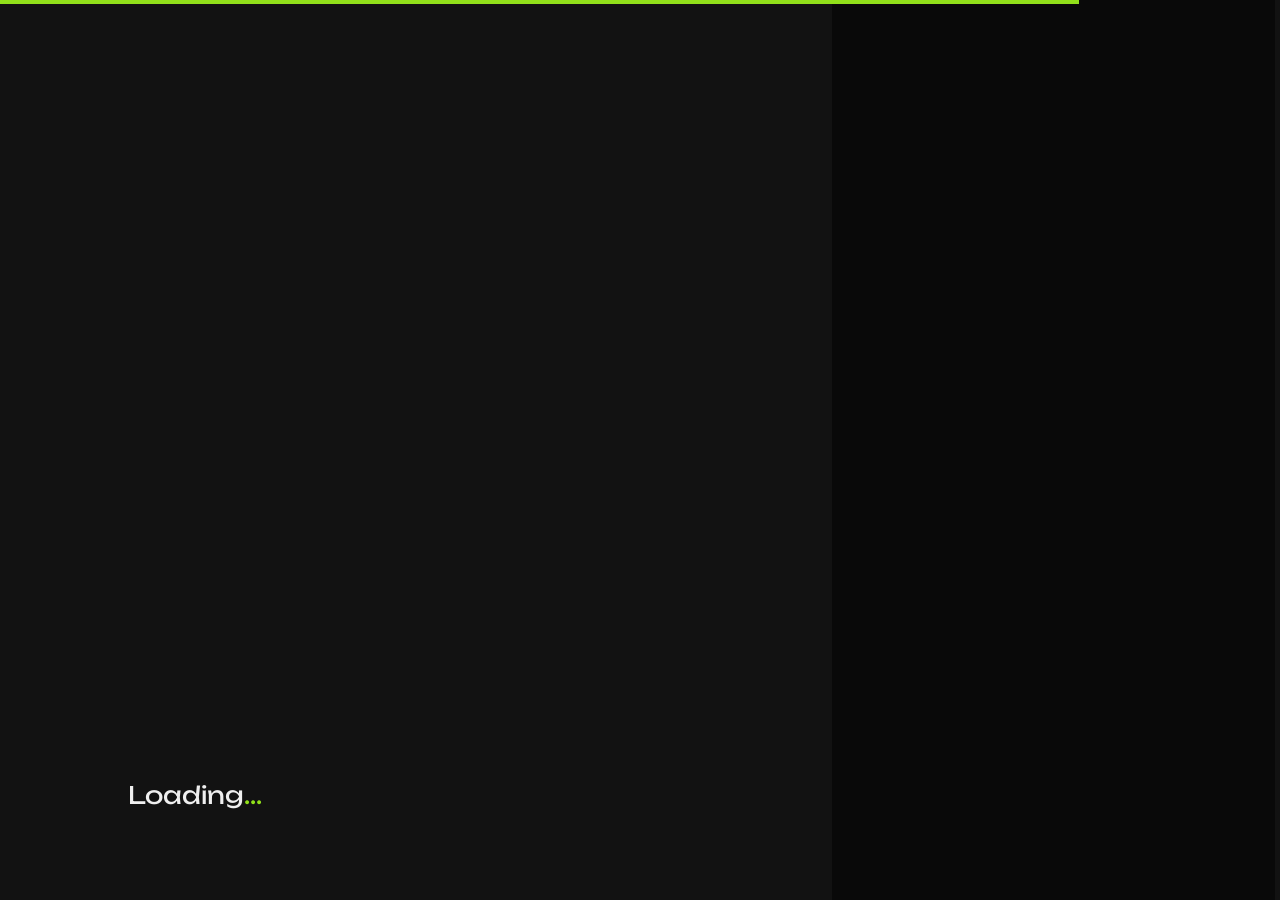
<file: src/main/resources/static/404-dark.html>
<!DOCTYPE html>
<html lang="en-US">

<head>

    <title>Josie – Personal Portfolio & CV Resume HTML Template</title>
    <meta http-equiv="Content-Type" content="text/html; charset=utf-8">
    <meta http-equiv="X-UA-Compatible" content="IE=edge">
    <meta name="viewport" content="width=device-width, initial-scale=1">
    <meta name="HandheldFriendly" content="true">
    <meta name="author" content="bslthemes" />

    <!-- grid css -->
    <link rel="stylesheet" href="css/plugins/bootstrap-grid.css">
    <!-- swiper css -->
    <link rel="stylesheet" href="css/plugins/swiper.min.css">
    <!-- okai css -->
    <link rel="stylesheet" href="css/style-dark.css">
    <!-- Favicon -->
    <link rel="shortcut icon" href="favicon.ico" type="image/x-icon">
    <link rel="icon" href="favicon.ico" type="image/x-icon">

</head>

<body>

    <!-- wrapper -->
    <div id="smooth-wrapper" class="mil-page-wrapper">

        <!-- preloader -->
        <div class="mil-preloader">
            <div class="mil-h1 mil-fs24">Loading<span class="mil-accent">...</span></div>
            <div class="mil-curtain"></div>
            <div class="mil-load"></div>
        </div>
        <!-- preloader end -->

        <!-- cursor -->
        <div class="mil-cursor-follower"></div>
        <!-- cursor end -->

        <!-- scroll progress -->
        <div class="mil-progress-track">
            <div class="mil-progress"></div>
        </div>
        <!-- scroll progress end -->

        <!-- top panel -->
        <div class="mil-top-panel">
            <a href="home-1-dark.html" class="mil-logo mil-c-gone">J.</a>
            <div class="mil-menu-btn"><span></span></div>
        </div>
        <!-- top panel end -->

        <!-- sidebar -->
        <div class="mil-sidebar">
            <ul class="mil-social mil-c-gone">
                <li><a href="https://facebook.com/" target="blank">fb.</a></li>
                <li><a href="https://instagram.com/" target="blank">ins.</a></li>
                <li><a href="https://x.com/" target="blank">x.com</a></li>
                <li><a href="https://youtube.com/" target="blank">yt.</a></li>
            </ul>
            <div class="mil-menu-frame">
                <h2 class="mil-fs24 mil-mb60">Josie West</h2>
                <ul class="mil-main-menu mil-c-gone">
                    <li>
                        <a href="#.">Home</a>
                        <ul>
                            <li><a href="home-1-dark.html">Onepage</a></li>
                            <li><a href="home-2-dark.html">Multipage</a></li>
                        </ul>
                    </li>
                    <li>
                        <a href="services-dark.html">Services</a>
                    </li>
                    <li>
                        <a href="about-dark.html">About</a>
                    </li>
                    <li>
                        <a href="#.">Portfolio</a>
                        <ul>
                            <li><a href="portfolio-dark.html">List</a></li>
                            <li><a href="project-dark.html">Project</a></li>
                        </ul>
                    </li>
                    <li>
                        <a href="#.">Blog</a>
                        <ul>
                            <li><a href="blog-dark.html">List</a></li>
                            <li><a href="publication-dark.html">Publication</a></li>
                        </ul>
                    </li>
                    <li>
                        <a href="#.">Pages</a>
                        <ul>
                            <li><a href="skills-dark.html">Skills</a></li>
                            <li><a href="contact-dark.html">Contact</a></li>
                            <li><a href="pp-dark.html">Privacy Policy</a></li>
                            <li><a href="404-dark.html">404</a></li>
                        </ul>
                    </li>
                    <li>
                        <a href="#.">Versions</a>
                        <ul>
                            <li>
                                <a href="home-2.html">Switch to Light</a>
                            </li>
                            <li>
                                <a href="home-1-dark.html">Switch to Onepage</a>
                            </li>
                        </ul>
                    </li>
                </ul>
            </div>
            <p class="mil-soft">© Josie by <a href="https://bslthemes.com" target="blank">bslthemes</a>.</p>
        </div>
        <!-- sidebar end -->

        <!-- content -->
        <div id="smooth-content" class="mil-content">

            <div class="mil-content-frame" id="home">

                <!-- 404 -->
                <div class="mil-container">
                    <div class="mil-404-frame">
                        <div class="row">
                            <div class="col-xl-12">
                                <div class="mil-jcs mil-aie">
                                    <p class="mil-suptitle mil-fs14">Page Not Found</p>
                                    <p class="mil-error">error</p>
                                </div>
                                <h1 class="mil-404 mil-tac mil-992-tal mil-mb20">404</h1>
                                <div class="row">
                                    <div class="col-0 col-lg-7"></div>
                                    <div class="col-sm-5">
                                        <p class="mil-soft mil-fs16">The page you are looking for does not exist, it may have been moved or removed altogether. <a href="home-2-dark.html" class="mil-text-link">Back to Home</a></p>
                                    </div>
                                </div>
                            </div>
                        </div>
                    </div>
                </div>
                <!-- 404 end -->

            </div>

        </div>
        <!-- content -->

    </div>
    <!-- wrapper end -->

    <!-- gsap js -->
    <script src="js/plugins/gsap.min.js"></script>
    <!-- scroll smoother -->
    <script src="js/plugins/ScrollSmoother.min.js"></script>
    <!-- scroll trigger js -->
    <script src="js/plugins/ScrollTrigger.min.js"></script>
    <!-- scroll to js -->
    <script src="js/plugins/ScrollTo.min.js"></script>
    <!-- swiper js -->
    <script src="js/plugins/swiper.min.js"></script>
    <!-- okai js -->
    <script src="js/main.js"></script>

</body>

</html>
</file>
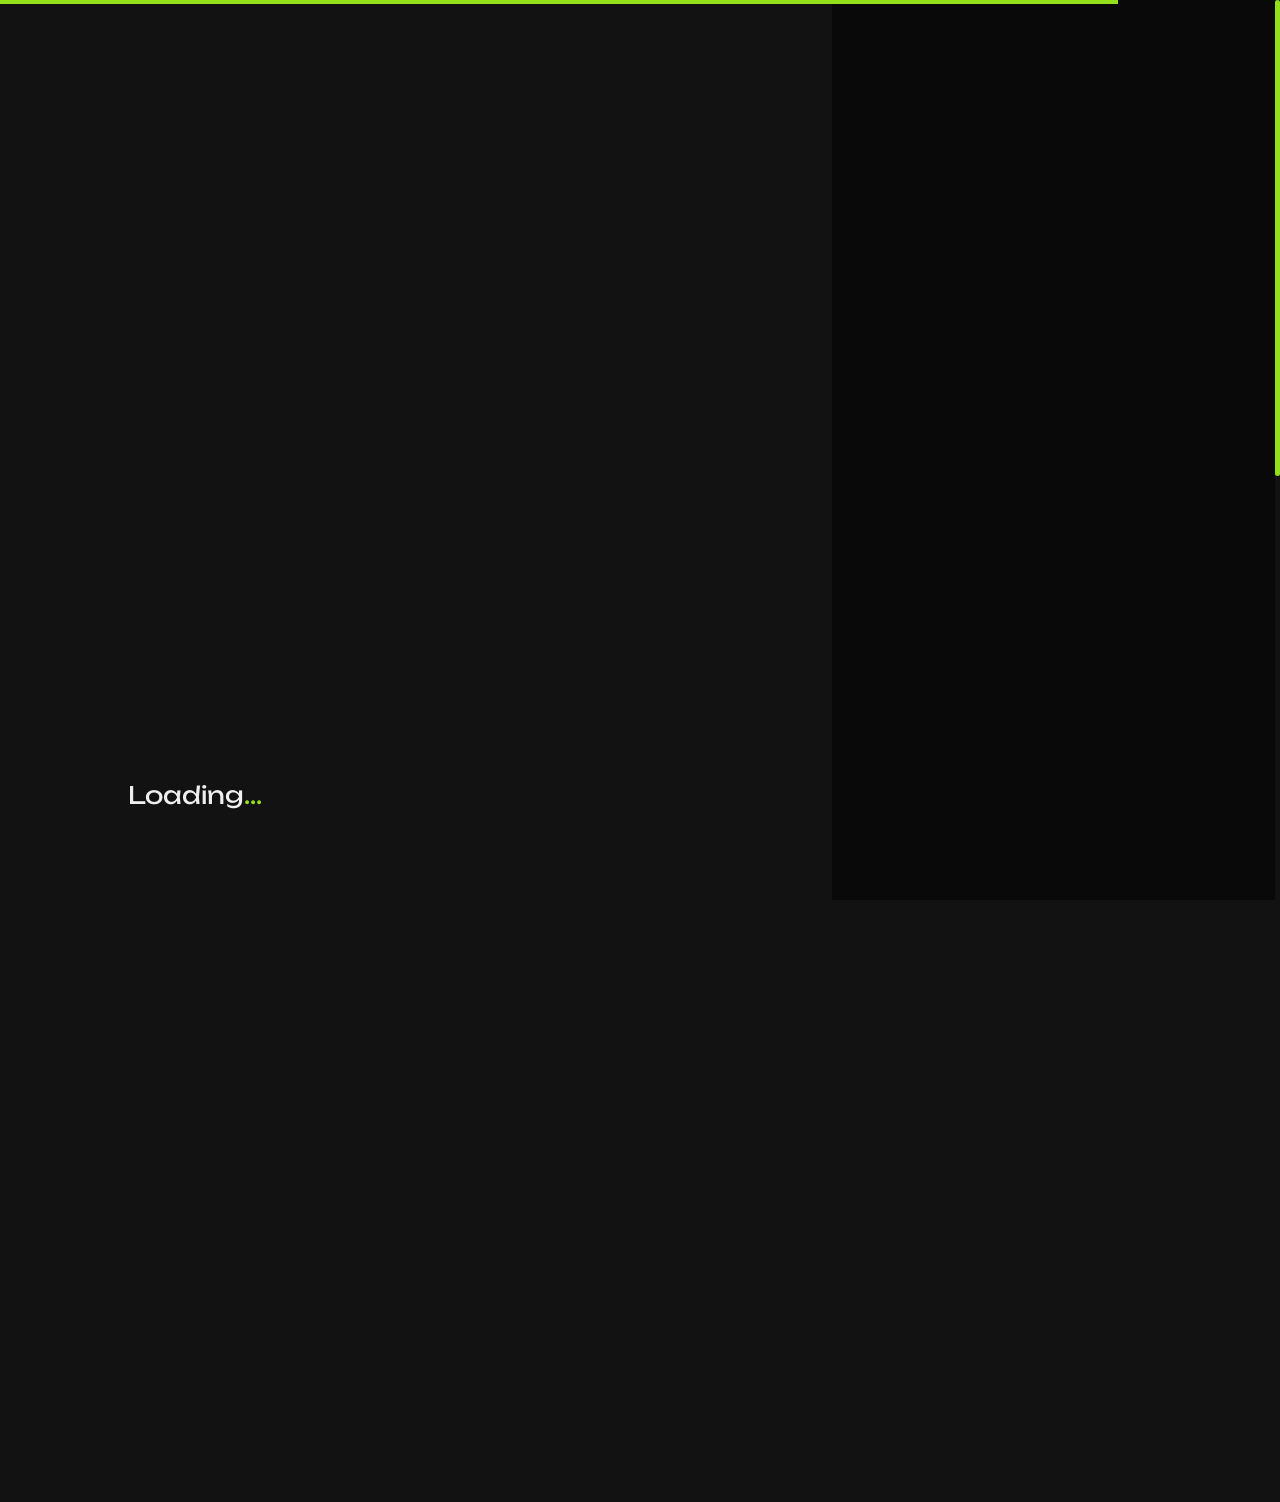
<file: src/main/resources/static/about-dark.html>
<!DOCTYPE html>
<html lang="en-US">

<head>

    <title>Josie – Personal Portfolio & CV Resume HTML Template</title>
    <meta http-equiv="Content-Type" content="text/html; charset=utf-8">
    <meta http-equiv="X-UA-Compatible" content="IE=edge">
    <meta name="viewport" content="width=device-width, initial-scale=1">
    <meta name="HandheldFriendly" content="true">
    <meta name="author" content="bslthemes" />

    <!-- grid css -->
    <link rel="stylesheet" href="css/plugins/bootstrap-grid.css">
    <!-- swiper css -->
    <link rel="stylesheet" href="css/plugins/swiper.min.css">
    <!-- okai css -->
    <link rel="stylesheet" href="css/style-dark.css">
    <!-- Favicon -->
    <link rel="shortcut icon" href="favicon.ico" type="image/x-icon">
    <link rel="icon" href="favicon.ico" type="image/x-icon">

</head>

<body>

    <!-- wrapper -->
    <div id="smooth-wrapper" class="mil-page-wrapper">
        
        <!-- preloader -->
        <div class="mil-preloader">
            <div class="mil-h1 mil-fs24">Loading<span class="mil-accent">...</span></div>
            <div class="mil-curtain"></div>
            <div class="mil-load"></div>
        </div>
        <!-- preloader end -->

        <!-- cursor -->
        <div class="mil-cursor-follower"></div>
        <!-- cursor end -->

        <!-- scroll progress -->
        <div class="mil-progress-track">
            <div class="mil-progress"></div>
        </div>
        <!-- scroll progress end -->

        <!-- top panel -->
        <div class="mil-top-panel">
            <a href="home-1-dark.html" class="mil-logo mil-c-gone">J.</a>
            <div class="mil-menu-btn"><span></span></div>
        </div>
        <!-- top panel end -->

        <!-- sidebar -->
        <div class="mil-sidebar">
            <ul class="mil-social mil-c-gone">
                <li><a href="https://facebook.com/" target="blank">fb.</a></li>
                <li><a href="https://instagram.com/" target="blank">ins.</a></li>
                <li><a href="https://x.com/" target="blank">x.com</a></li>
                <li><a href="https://youtube.com/" target="blank">yt.</a></li>
            </ul>
            <div class="mil-menu-frame">
                <h2 class="mil-fs24 mil-mb60">Josie West</h2>
                <ul class="mil-main-menu mil-c-gone">
                    <li>
                        <a href="#.">Home</a>
                        <ul>
                            <li><a href="home-1-dark.html">Onepage</a></li>
                            <li><a href="home-2-dark.html">Multipage</a></li>
                        </ul>
                    </li>
                    <li>
                        <a href="services-dark.html">Services</a>
                    </li>
                    <li>
                        <a href="about-dark.html">About</a>
                    </li>
                    <li>
                        <a href="#.">Portfolio</a>
                        <ul>
                            <li><a href="portfolio-dark.html">List</a></li>
                            <li><a href="project-dark.html">Project</a></li>
                        </ul>
                    </li>
                    <li>
                        <a href="#.">Blog</a>
                        <ul>
                            <li><a href="blog-dark.html">List</a></li>
                            <li><a href="publication-dark.html">Publication</a></li>
                        </ul>
                    </li>
                    <li>
                        <a href="#.">Pages</a>
                        <ul>
                            <li><a href="skills-dark.html">Skills</a></li>
                            <li><a href="contact-dark.html">Contact</a></li>
                            <li><a href="pp-dark.html">Privacy Policy</a></li>
                            <li><a href="404-dark.html">404</a></li>
                        </ul>
                    </li>
                    <li>
                        <a href="#.">Versions</a>
                        <ul>
                            <li>
                                <a href="home-2.html">Switch to Light</a>
                            </li>
                            <li>
                                <a href="home-1-dark.html">Switch to Onepage</a>
                            </li>
                        </ul>
                    </li>
                </ul>
            </div>
            <p class="mil-soft">© Josie by <a href="https://bslthemes.com" target="blank">bslthemes</a>.</p>
        </div>
        <!-- sidebar end -->

        <!-- content -->
        <div id="smooth-content" class="mil-content">

            <div class="mil-content-frame" id="home">

                <!-- about -->
                <div class="mil-container mil-p-90-0" id="about">
                    <div class="row">
                        <div class="col-lg-8 col-xl-6 mil-mb90">
                            <h2 class="mil-fs24 mil-mb30 mil-up">About</h2>
                            <p class="mil-fs18 mil-up">Hello there! I'm <span class="mil-accent">Josie West</span>, a native New Yorker driven by innovation and a passion for creative expression.</p>
                        </div>
                    </div>
                </div>
                <div class="mil-container-out">
                    <div class="mil-about-banner">
                        <div class="mil-up" style="position: relative; z-index: 2">
                            <div class="mil-sign">Josie</div>
                        </div>
                        <div class="mil-image-frame mil-up">
                            <img src="img/2.png" alt="banner" class="mil-scale-img" data-value-1="1" data-value-2="1.25">
                        </div>
                    </div>
                </div>
                <div class="mil-container mil-p-90-90 mil-1200-p-30-90">
                    <div class="row flex-sm-row-reverse">
                        <div class="col-xl-6" style="position: relative;">
                            <ul class="mil-contact-info mil-mb30 mil-up">
                                <li>
                                    <h6 class="mil-fs16 mil-mb10 mil-up">Email</h6>
                                    <p class="mil-fs16 mil-soft mil-up">josiew@mydomain.com</p>
                                </li>
                                <li>
                                    <h6 class="mil-fs16 mil-mb10 mil-up">Role</h6>
                                    <p class="mil-fs16 mil-soft mil-up">Web Designer and Develop</p>
                                </li>
                                <li>
                                    <h6 class="mil-fs16 mil-mb10 mil-up">Phone</h6>
                                    <p class="mil-fs16 mil-soft mil-up">(300) 300 40 30</p>
                                </li>
                                <li>
                                    <h6 class="mil-fs16 mil-mb10 mil-up">Email</h6>
                                    <div class="mil-up mil-c-gone"><a href="#." class="mil-text-link mil-fs16">Download CV</a></div>
                                </li>
                            </ul>
                        </div>
                        <div class="col-xl-6">
                            <p class="mil-soft mil-fs16 mil-mb30 mil-up">Hello there! I'm Josie West, a native New Yorker driven by innovation and a passion for creative expression. My journey into the digital realm began in the heart of the bustling streets of New York City. Growing up surrounded by the dynamic energy of the city, I developed a keen interest in harnessing technology to improve our digital lives.</p>
                        </div>
                    </div>
                    <div class="row">
                        <div class="col-lg-6">
                            <p class="mil-soft mil-fs16 mil-mb30 mil-up">What sets me apart is not just my technical expertise but also my commitment to sharing great ideas that elevate the digital presence of my clients. I believe that collaboration and creativity are the cornerstones of progress, and I am dedicated to bringing a fresh perspective to every project I undertake.</p>
                        </div>
                        <div class="col-lg-6">
                            <p class="mil-soft mil-fs16 mil-mb30 mil-up">My academic pursuit led me to New York University (NYU), where I delved into the world of arts and letters. It was here that my creative instincts flourished, and I discovered the power of merging artistic concepts with the limitless possibilities of the digital landscape.</p>
                        </div>
                        <div class="col-lg-12">
                            <p class="mil-soft mil-fs16 mil-up">Fuelled by my love for both art and technology, I embarked on a career path that seamlessly blends these two worlds. Currently, I offer Web Design and Development and Digital Marketing services to ambitious companies brimming with incredible potential for success. Whether it's crafting visually captivating websites or devising innovative digital marketing strategies, I thrive on transforming ideas into impactful digital experiences.</p>
                        </div>
                    </div>
                </div>
                <!-- about end -->

            </div>

        </div>
        <!-- content -->

    </div>
    <!-- wrapper end -->

    <!-- gsap js -->
    <script src="js/plugins/gsap.min.js"></script>
    <!-- scroll smoother -->
    <script src="js/plugins/ScrollSmoother.min.js"></script>
    <!-- scroll trigger js -->
    <script src="js/plugins/ScrollTrigger.min.js"></script>
    <!-- scroll to js -->
    <script src="js/plugins/ScrollTo.min.js"></script>
    <!-- swiper js -->
    <script src="js/plugins/swiper.min.js"></script>
    <!-- okai js -->
    <script src="js/main.js"></script>

</body>

</html>
</file>
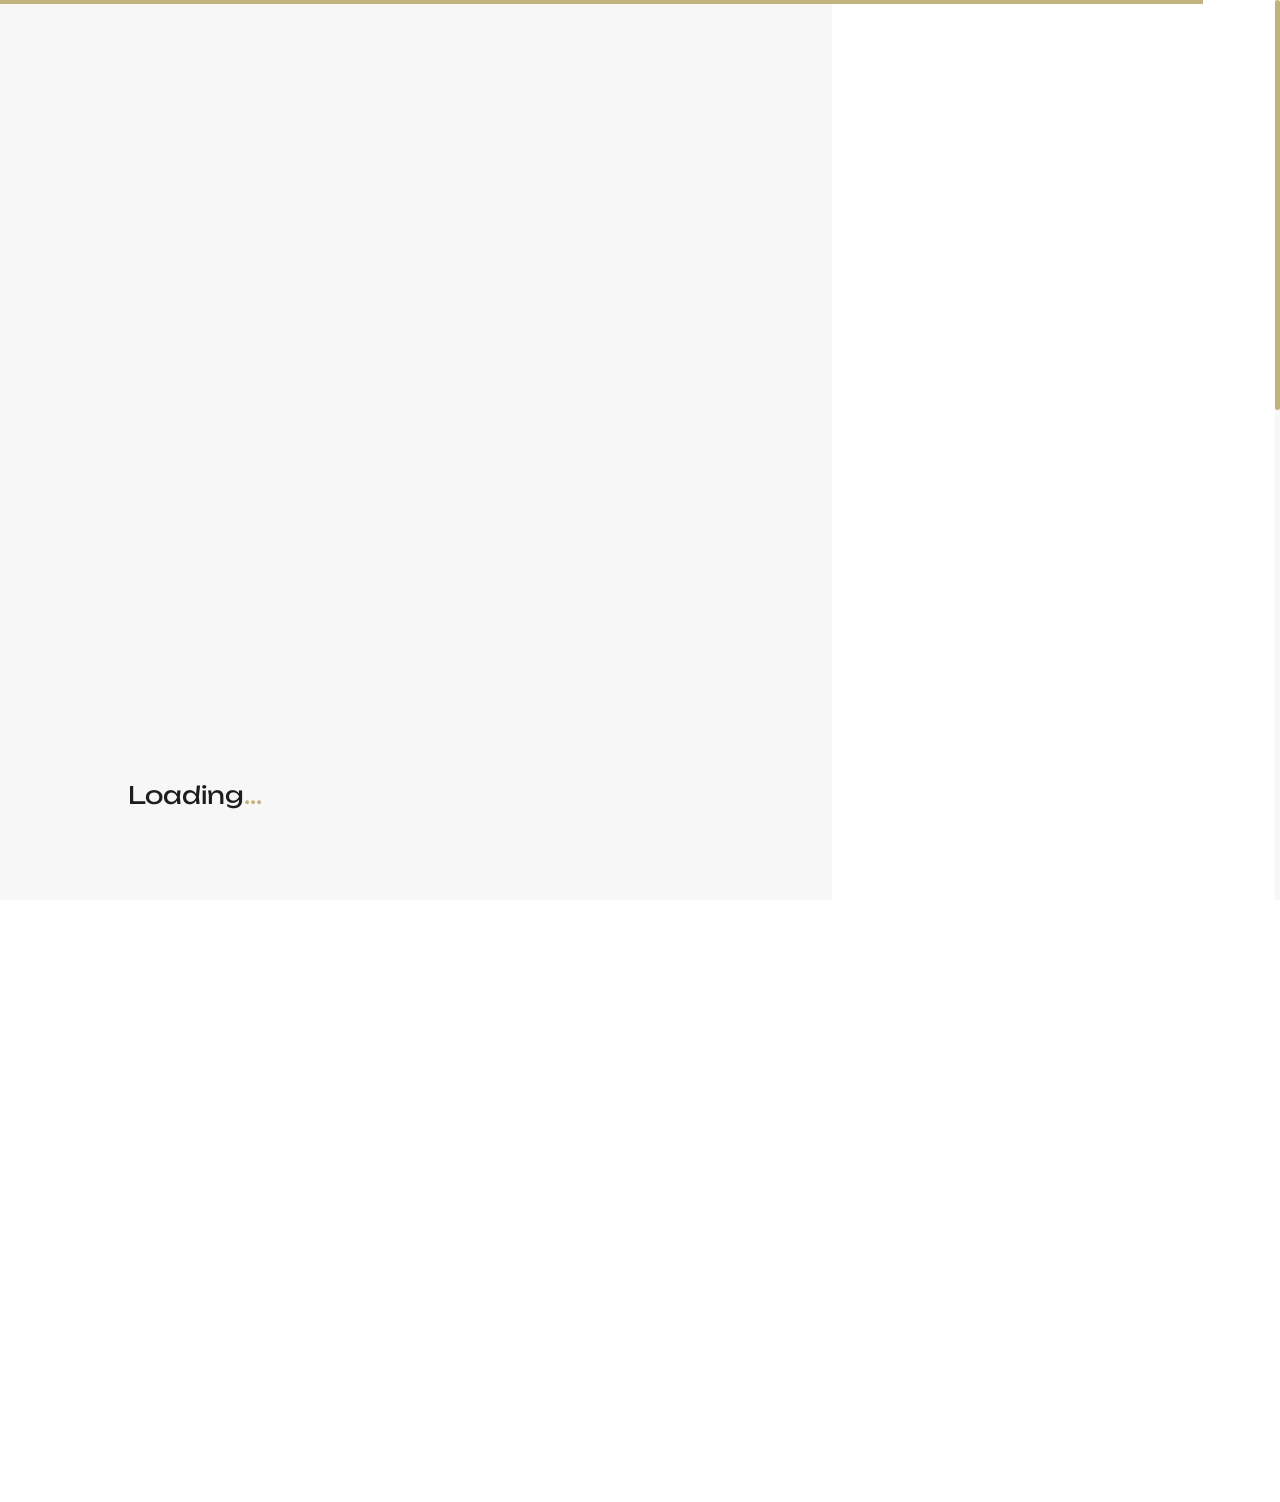
<file: src/main/resources/static/about.html>
<!DOCTYPE html>
<html lang="en-US">

<head>

    <title>Josie – Personal Portfolio & CV Resume HTML Template</title>
    <meta http-equiv="Content-Type" content="text/html; charset=utf-8">
    <meta http-equiv="X-UA-Compatible" content="IE=edge">
    <meta name="viewport" content="width=device-width, initial-scale=1">
    <meta name="HandheldFriendly" content="true">
    <meta name="author" content="bslthemes" />

    <!-- grid css -->
    <link rel="stylesheet" href="css/plugins/bootstrap-grid.css">
    <!-- swiper css -->
    <link rel="stylesheet" href="css/plugins/swiper.min.css">
    <!-- okai css -->
    <link rel="stylesheet" href="css/style-light.css">
    <!-- Favicon -->
    <link rel="shortcut icon" href="favicon.ico" type="image/x-icon">
    <link rel="icon" href="favicon.ico" type="image/x-icon">

</head>

<body>

    <!-- wrapper -->
    <div id="smooth-wrapper" class="mil-page-wrapper">
        
        <!-- preloader -->
        <div class="mil-preloader">
            <div class="mil-h1 mil-fs24">Loading<span class="mil-accent">...</span></div>
            <div class="mil-curtain"></div>
            <div class="mil-load"></div>
        </div>
        <!-- preloader end -->

        <!-- cursor -->
        <div class="mil-cursor-follower"></div>
        <!-- cursor end -->

        <!-- scroll progress -->
        <div class="mil-progress-track">
            <div class="mil-progress"></div>
        </div>
        <!-- scroll progress end -->

        <!-- top panel -->
        <div class="mil-top-panel">
            <a href="../templates/index.html" class="mil-logo mil-c-gone">J.</a>
            <div class="mil-menu-btn"><span></span></div>
        </div>
        <!-- top panel end -->

        <!-- sidebar -->
        <div class="mil-sidebar">
            <ul class="mil-social mil-c-gone">
                <li><a href="https://facebook.com/" target="blank">fb.</a></li>
                <li><a href="https://instagram.com/" target="blank">ins.</a></li>
                <li><a href="https://x.com/" target="blank">x.com</a></li>
                <li><a href="https://youtube.com/" target="blank">yt.</a></li>
            </ul>
            <div class="mil-menu-frame">
                <h2 class="mil-fs24 mil-mb60">Josie West</h2>
                <ul class="mil-main-menu mil-c-gone">
                    <li>
                        <a href="#.">Home</a>
                        <ul>
                            <li><a href="../templates/index.html">Onepage</a></li>
                            <li><a href="home-2.html">Multipage</a></li>
                        </ul>
                    </li>
                    <li>
                        <a href="services.html">Services</a>
                    </li>
                    <li>
                        <a href="about.html">About</a>
                    </li>
                    <li>
                        <a href="#.">Portfolio</a>
                        <ul>
                            <li><a href="portfolio.html">List</a></li>
                            <li><a href="project.html">Project</a></li>
                        </ul>
                    </li>
                    <li>
                        <a href="#.">Blog</a>
                        <ul>
                            <li><a href="blog.html">List</a></li>
                            <li><a href="publication.html">Publication</a></li>
                        </ul>
                    </li>
                    <li>
                        <a href="#.">Pages</a>
                        <ul>
                            <li><a href="skills.html">Skills</a></li>
                            <li><a href="contact.html">Contact</a></li>
                            <li><a href="pp.html">Privacy Policy</a></li>
                            <li><a href="404.html">404</a></li>
                        </ul>
                    </li>
                    <li>
                        <a href="#.">Versions</a>
                        <ul>
                            <li>
                                <a href="home-2-dark.html">Switch to Dark</a>
                            </li>
                            <li>
                                <a href="home-1-dark.html">Switch to Onepage</a>
                            </li>
                        </ul>
                    </li>
                </ul>
            </div>
            <p class="mil-soft">© Josie by <a href="https://bslthemes.com" target="blank">bslthemes</a>.</p>
        </div>
        <!-- sidebar end -->

        <!-- content -->
        <div id="smooth-content" class="mil-content">

            <div class="mil-content-frame" id="home">

                <!-- about -->
                <div class="mil-container mil-p-90-0" id="about">
                    <div class="row">
                        <div class="col-lg-8 col-xl-6 mil-mb90">
                            <h2 class="mil-fs24 mil-mb30 mil-up">About</h2>
                            <p class="mil-fs18 mil-up">Hello there! I'm <span class="mil-accent">Josie West</span>, a native New Yorker driven by innovation and a passion for creative expression.</p>
                        </div>
                    </div>
                </div>
                <div class="mil-container-out">
                    <div class="mil-about-banner">
                        <div class="mil-up" style="position: relative; z-index: 2">
                            <div class="mil-sign">Josie</div>
                        </div>
                        <div class="mil-image-frame mil-up">
                            <img src="img/2.png" alt="banner" class="mil-scale-img" data-value-1="1" data-value-2="1.25">
                        </div>
                    </div>
                </div>
                <div class="mil-container mil-p-90-90 mil-1200-p-30-90">
                    <div class="row flex-sm-row-reverse">
                        <div class="col-xl-6" style="position: relative;">
                            <ul class="mil-contact-info mil-mb30 mil-up">
                                <li>
                                    <h6 class="mil-fs16 mil-mb10 mil-up">Email</h6>
                                    <p class="mil-fs16 mil-soft mil-up">josiew@mydomain.com</p>
                                </li>
                                <li>
                                    <h6 class="mil-fs16 mil-mb10 mil-up">Role</h6>
                                    <p class="mil-fs16 mil-soft mil-up">Web Designer and Develop</p>
                                </li>
                                <li>
                                    <h6 class="mil-fs16 mil-mb10 mil-up">Phone</h6>
                                    <p class="mil-fs16 mil-soft mil-up">(300) 300 40 30</p>
                                </li>
                                <li>
                                    <h6 class="mil-fs16 mil-mb10 mil-up">Email</h6>
                                    <div class="mil-up mil-c-gone"><a href="#." class="mil-text-link mil-fs16">Download CV</a></div>
                                </li>
                            </ul>
                        </div>
                        <div class="col-xl-6">
                            <p class="mil-soft mil-fs16 mil-mb30 mil-up">Hello there! I'm Josie West, a native New Yorker driven by innovation and a passion for creative expression. My journey into the digital realm began in the heart of the bustling streets of New York City. Growing up surrounded by the dynamic energy of the city, I developed a keen interest in harnessing technology to improve our digital lives.</p>
                        </div>
                    </div>
                    <div class="row">
                        <div class="col-lg-6">
                            <p class="mil-soft mil-fs16 mil-mb30 mil-up">What sets me apart is not just my technical expertise but also my commitment to sharing great ideas that elevate the digital presence of my clients. I believe that collaboration and creativity are the cornerstones of progress, and I am dedicated to bringing a fresh perspective to every project I undertake.</p>
                        </div>
                        <div class="col-lg-6">
                            <p class="mil-soft mil-fs16 mil-mb30 mil-up">My academic pursuit led me to New York University (NYU), where I delved into the world of arts and letters. It was here that my creative instincts flourished, and I discovered the power of merging artistic concepts with the limitless possibilities of the digital landscape.</p>
                        </div>
                        <div class="col-lg-12">
                            <p class="mil-soft mil-fs16 mil-up">Fuelled by my love for both art and technology, I embarked on a career path that seamlessly blends these two worlds. Currently, I offer Web Design and Development and Digital Marketing services to ambitious companies brimming with incredible potential for success. Whether it's crafting visually captivating websites or devising innovative digital marketing strategies, I thrive on transforming ideas into impactful digital experiences.</p>
                        </div>
                    </div>
                </div>
                <!-- about end -->

            </div>

        </div>
        <!-- content -->

    </div>
    <!-- wrapper end -->

    <!-- gsap js -->
    <script src="js/plugins/gsap.min.js"></script>
    <!-- scroll smoother -->
    <script src="js/plugins/ScrollSmoother.min.js"></script>
    <!-- scroll trigger js -->
    <script src="js/plugins/ScrollTrigger.min.js"></script>
    <!-- scroll to js -->
    <script src="js/plugins/ScrollTo.min.js"></script>
    <!-- swiper js -->
    <script src="js/plugins/swiper.min.js"></script>
    <!-- okai js -->
    <script src="js/main.js"></script>

</body>

</html>
</file>
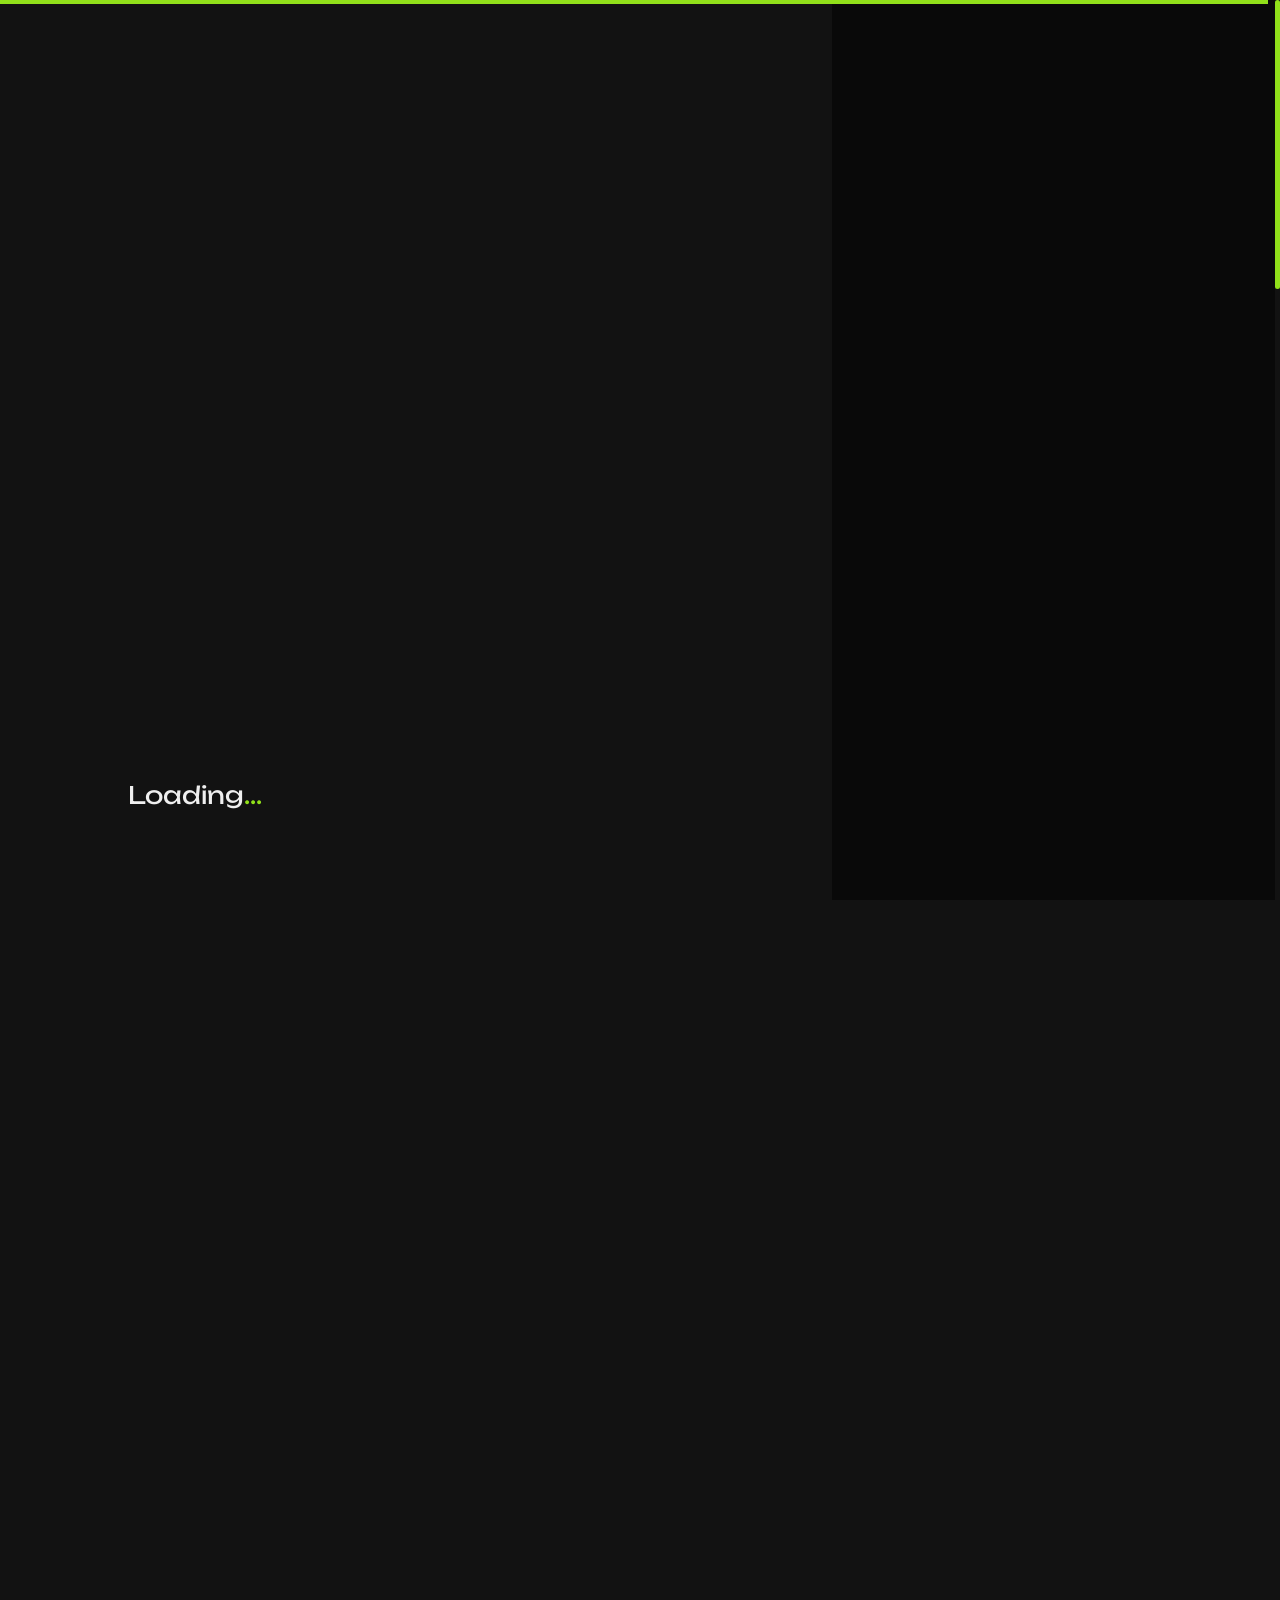
<file: src/main/resources/static/blog-dark.html>
<!DOCTYPE html>
<html lang="en-US">

<head>

    <title>Josie – Personal Portfolio & CV Resume HTML Template</title>
    <meta http-equiv="Content-Type" content="text/html; charset=utf-8">
    <meta http-equiv="X-UA-Compatible" content="IE=edge">
    <meta name="viewport" content="width=device-width, initial-scale=1">
    <meta name="HandheldFriendly" content="true">
    <meta name="author" content="bslthemes" />

    <!-- grid css -->
    <link rel="stylesheet" href="css/plugins/bootstrap-grid.css">
    <!-- swiper css -->
    <link rel="stylesheet" href="css/plugins/swiper.min.css">
    <!-- okai css -->
    <link rel="stylesheet" href="css/style-dark.css">
    <!-- Favicon -->
    <link rel="shortcut icon" href="favicon.ico" type="image/x-icon">
    <link rel="icon" href="favicon.ico" type="image/x-icon">

</head>

<body>

    <!-- wrapper -->
    <div id="smooth-wrapper" class="mil-page-wrapper">
        
        <!-- preloader -->
        <div class="mil-preloader">
            <div class="mil-h1 mil-fs24">Loading<span class="mil-accent">...</span></div>
            <div class="mil-curtain"></div>
            <div class="mil-load"></div>
        </div>
        <!-- preloader end -->

        <!-- cursor -->
        <div class="mil-cursor-follower"></div>
        <!-- cursor end -->

        <!-- scroll progress -->
        <div class="mil-progress-track">
            <div class="mil-progress"></div>
        </div>
        <!-- scroll progress end -->

        <!-- top panel -->
        <div class="mil-top-panel">
            <a href="home-1-dark.html" class="mil-logo mil-c-gone">J.</a>
            <div class="mil-menu-btn"><span></span></div>
        </div>
        <!-- top panel end -->

        <!-- sidebar -->
        <div class="mil-sidebar">
            <ul class="mil-social mil-c-gone">
                <li><a href="https://facebook.com/" target="blank">fb.</a></li>
                <li><a href="https://instagram.com/" target="blank">ins.</a></li>
                <li><a href="https://x.com/" target="blank">x.com</a></li>
                <li><a href="https://youtube.com/" target="blank">yt.</a></li>
            </ul>
            <div class="mil-menu-frame">
                <h2 class="mil-fs24 mil-mb60">Josie West</h2>
                <ul class="mil-main-menu mil-c-gone">
                    <li>
                        <a href="#.">Home</a>
                        <ul>
                            <li><a href="home-1-dark.html">Onepage</a></li>
                            <li><a href="home-2-dark.html">Multipage</a></li>
                        </ul>
                    </li>
                    <li>
                        <a href="services-dark.html">Services</a>
                    </li>
                    <li>
                        <a href="about-dark.html">About</a>
                    </li>
                    <li>
                        <a href="#.">Portfolio</a>
                        <ul>
                            <li><a href="portfolio-dark.html">List</a></li>
                            <li><a href="project-dark.html">Project</a></li>
                        </ul>
                    </li>
                    <li>
                        <a href="#.">Blog</a>
                        <ul>
                            <li><a href="blog-dark.html">List</a></li>
                            <li><a href="publication-dark.html">Publication</a></li>
                        </ul>
                    </li>
                    <li>
                        <a href="#.">Pages</a>
                        <ul>
                            <li><a href="skills-dark.html">Skills</a></li>
                            <li><a href="contact-dark.html">Contact</a></li>
                            <li><a href="pp-dark.html">Privacy Policy</a></li>
                            <li><a href="404-dark.html">404</a></li>
                        </ul>
                    </li>
                    <li>
                        <a href="#.">Versions</a>
                        <ul>
                            <li>
                                <a href="home-2.html">Switch to Light</a>
                            </li>
                            <li>
                                <a href="home-1-dark.html">Switch to Onepage</a>
                            </li>
                        </ul>
                    </li>
                </ul>
            </div>
            <p class="mil-soft">© Josie by <a href="https://bslthemes.com" target="blank">bslthemes</a>.</p>
        </div>
        <!-- sidebar end -->

        <!-- content -->
        <div id="smooth-content" class="mil-content">

            <div class="mil-content-frame" id="home">

                <!-- blog -->
                <div class="mil-container mil-p-90-90" id="portfolio">
                    <div class="row">
                        <div class="col-lg-8 mil-mb90">
                            <h2 class="mil-fs24 mil-mb30 mil-up">Blog</h2>
                            <p class="mil-fs18 mil-up">My academic pursuit led me to <span class="mil-accent">New York University</span> (NYU), where I delved into the world of arts and letters.</p>
                        </div>
                        <div class="col-12">
                            <ul class="mil-filter mil-mb60 mil-up">
                                <li><a href="#." class="mil-active">All</a></li>
                                <li><a href="#.">Design</a></li>
                                <li><a href="#.">Code</a></li>
                                <li><a href="#.">Marketing</a></li>
                            </ul>
                        </div>
                    </div>
                    <div class="row">
                        <div class="col-lg-12">
                            <div class="mil-blog-item mil-mb60">
                                <a href="publication-dark.html" class="mil-pub-cover mil-c-view mil-c-light mil-up">
                                    <img src="img/blog/1.jpg" alt="banner" class="mil-scale-img" data-value-1="1" data-value-2="1.25">
                                </a>
                                <div class="mil-descr">
                                    <div class="mil-left">
                                        <h3 class="mil-fs20 mil-mb10 mil-up mil-c-gone"><a href="#." class="mil-c-gone">Design Dynamics: Unraveling a Decade of Graphic Evolution</a></h3>
                                        <ul class="mil-pub-info mil-up">
                                            <li><a href="#." class="mil-c-gone">Creativity</a></li>
                                            <li>3 min ago</li>
                                        </ul>
                                    </div>
                                    <div class="mil-right">
                                        <p class="mil-soft mil-fs16 mil-up">Explore the dynamic shifts in graphic design over the past decade, unveiling the evolving trends, technologies, and creative dynamics that have shaped the visual landscape. Join us on a journey through the transformative power of design over the years.</p>
                                    </div>
                                </div>
                            </div>
                        </div>
                        <div class="col-lg-12">
                            <div class="mil-blog-item mil-mb60">
                                <a href="publication-dark.html" class="mil-pub-cover mil-c-view mil-c-light mil-up">
                                    <img src="img/blog/2.jpg" alt="banner" class="mil-scale-img" data-value-1="1" data-value-2="1.25">
                                </a>
                                <div class="mil-descr">
                                    <div class="mil-left">
                                        <h3 class="mil-fs20 mil-mb10 mil-up mil-c-gone"><a href="#." class="mil-c-gone">Design Dynamics: Unraveling a Decade of Graphic Evolution</a></h3>
                                        <ul class="mil-pub-info mil-up">
                                            <li><a href="#." class="mil-c-gone">Creativity</a></li>
                                            <li>3 min ago</li>
                                        </ul>
                                    </div>
                                    <div class="mil-right">
                                        <p class="mil-soft mil-fs16 mil-up">Explore the dynamic shifts in graphic design over the past decade, unveiling the evolving trends, technologies, and creative dynamics that have shaped the visual landscape. Join us on a journey through the transformative power of design over the years.</p>
                                    </div>
                                </div>
                            </div>
                        </div>
                        <div class="col-lg-12">
                            <div class="mil-blog-item mil-mb30">
                                <a href="publication-dark.html" class="mil-pub-cover mil-c-view mil-c-light mil-up">
                                    <img src="img/blog/3.jpg" alt="banner" class="mil-scale-img" data-value-1="1" data-value-2="1.25">
                                </a>
                                <div class="mil-descr">
                                    <div class="mil-left">
                                        <h3 class="mil-fs20 mil-mb10 mil-up mil-c-gone"><a href="#." class="mil-c-gone">Design Dynamics: Unraveling a Decade of Graphic Evolution</a></h3>
                                        <ul class="mil-pub-info mil-up">
                                            <li><a href="#." class="mil-c-gone">Creativity</a></li>
                                            <li>3 min ago</li>
                                        </ul>
                                    </div>
                                    <div class="mil-right">
                                        <p class="mil-soft mil-fs16 mil-up">Explore the dynamic shifts in graphic design over the past decade, unveiling the evolving trends, technologies, and creative dynamics that have shaped the visual landscape. Join us on a journey through the transformative power of design over the years.</p>
                                    </div>
                                </div>
                            </div>
                        </div>
                    </div>
                    <div class="mil-pagination mil-up mil-c-gone">
                        <a href="#." class="mil-pag-arrow mil-prev">←</a>
                        <ul>
                            <li><a href="#">01</a></li>
                            <li><a href="#" class="mil-active">02</a></li>
                            <li><a href="#">..</a></li>
                            <li><a href="#">20</a></li>
                        </ul>
                        <a href="#." class="mil-pag-arrow mil-next">←</a>
                    </div>
                </div>
                <!-- blog end -->

            </div>

        </div>
        <!-- content -->

    </div>
    <!-- wrapper end -->

    <!-- gsap js -->
    <script src="js/plugins/gsap.min.js"></script>
    <!-- scroll smoother -->
    <script src="js/plugins/ScrollSmoother.min.js"></script>
    <!-- scroll trigger js -->
    <script src="js/plugins/ScrollTrigger.min.js"></script>
    <!-- scroll to js -->
    <script src="js/plugins/ScrollTo.min.js"></script>
    <!-- swiper js -->
    <script src="js/plugins/swiper.min.js"></script>
    <!-- okai js -->
    <script src="js/main.js"></script>

</body>

</html>
</file>
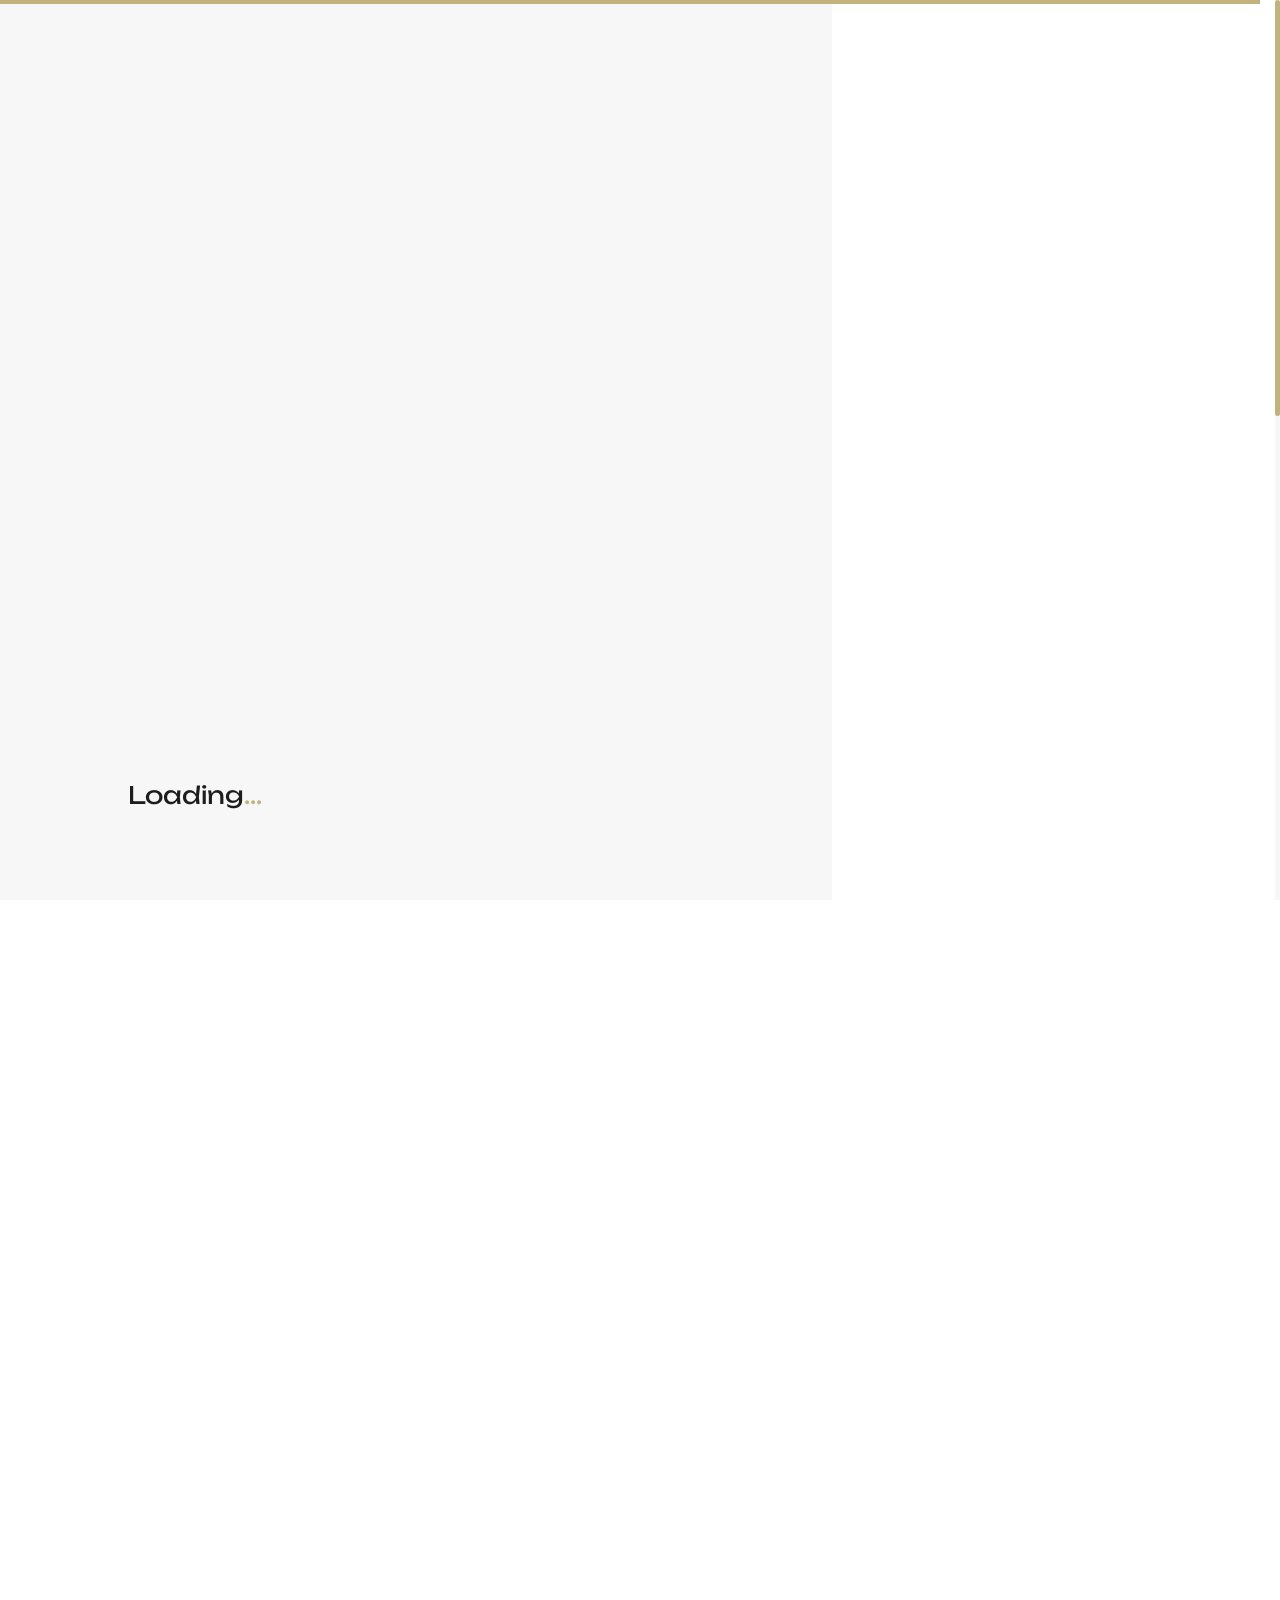
<file: src/main/resources/static/blog.html>
<!DOCTYPE html>
<html lang="en-US">

<head>

    <title>Josie – Personal Portfolio & CV Resume HTML Template</title>
    <meta http-equiv="Content-Type" content="text/html; charset=utf-8">
    <meta http-equiv="X-UA-Compatible" content="IE=edge">
    <meta name="viewport" content="width=device-width, initial-scale=1">
    <meta name="HandheldFriendly" content="true">
    <meta name="author" content="bslthemes" />

    <!-- grid css -->
    <link rel="stylesheet" href="css/plugins/bootstrap-grid.css">
    <!-- swiper css -->
    <link rel="stylesheet" href="css/plugins/swiper.min.css">
    <!-- okai css -->
    <link rel="stylesheet" href="css/style-light.css">
    <!-- Favicon -->
    <link rel="shortcut icon" href="favicon.ico" type="image/x-icon">
    <link rel="icon" href="favicon.ico" type="image/x-icon">

</head>

<body>

    <!-- wrapper -->
    <div id="smooth-wrapper" class="mil-page-wrapper">
        
        <!-- preloader -->
        <div class="mil-preloader">
            <div class="mil-h1 mil-fs24">Loading<span class="mil-accent">...</span></div>
            <div class="mil-curtain"></div>
            <div class="mil-load"></div>
        </div>
        <!-- preloader end -->

        <!-- cursor -->
        <div class="mil-cursor-follower"></div>
        <!-- cursor end -->

        <!-- scroll progress -->
        <div class="mil-progress-track">
            <div class="mil-progress"></div>
        </div>
        <!-- scroll progress end -->

        <!-- top panel -->
        <div class="mil-top-panel">
            <a href="../templates/index.html" class="mil-logo mil-c-gone">J.</a>
            <div class="mil-menu-btn"><span></span></div>
        </div>
        <!-- top panel end -->

        <!-- sidebar -->
        <div class="mil-sidebar">
            <ul class="mil-social mil-c-gone">
                <li><a href="https://facebook.com/" target="blank">fb.</a></li>
                <li><a href="https://instagram.com/" target="blank">ins.</a></li>
                <li><a href="https://x.com/" target="blank">x.com</a></li>
                <li><a href="https://youtube.com/" target="blank">yt.</a></li>
            </ul>
            <div class="mil-menu-frame">
                <h2 class="mil-fs24 mil-mb60">Josie West</h2>
                <ul class="mil-main-menu mil-c-gone">
                    <li>
                        <a href="#.">Home</a>
                        <ul>
                            <li><a href="../templates/index.html">Onepage</a></li>
                            <li><a href="home-2.html">Multipage</a></li>
                        </ul>
                    </li>
                    <li>
                        <a href="services.html">Services</a>
                    </li>
                    <li>
                        <a href="about.html">About</a>
                    </li>
                    <li>
                        <a href="#.">Portfolio</a>
                        <ul>
                            <li><a href="portfolio.html">List</a></li>
                            <li><a href="project.html">Project</a></li>
                        </ul>
                    </li>
                    <li>
                        <a href="#.">Blog</a>
                        <ul>
                            <li><a href="blog.html">List</a></li>
                            <li><a href="publication.html">Publication</a></li>
                        </ul>
                    </li>
                    <li>
                        <a href="#.">Pages</a>
                        <ul>
                            <li><a href="skills.html">Skills</a></li>
                            <li><a href="contact.html">Contact</a></li>
                            <li><a href="pp.html">Privacy Policy</a></li>
                            <li><a href="404.html">404</a></li>
                        </ul>
                    </li>
                    <li>
                        <a href="#.">Versions</a>
                        <ul>
                            <li>
                                <a href="home-2-dark.html">Switch to Dark</a>
                            </li>
                            <li>
                                <a href="home-1-dark.html">Switch to Onepage</a>
                            </li>
                        </ul>
                    </li>
                </ul>
            </div>
            <p class="mil-soft">© Josie by <a href="https://bslthemes.com" target="blank">bslthemes</a>.</p>
        </div>
        <!-- sidebar end -->

        <!-- content -->
        <div id="smooth-content" class="mil-content">

            <div class="mil-content-frame" id="home">

                <!-- blog -->
                <div class="mil-container mil-p-90-90" id="portfolio">
                    <div class="row">
                        <div class="col-lg-8 mil-mb90">
                            <h2 class="mil-fs24 mil-mb30 mil-up">Blog</h2>
                            <p class="mil-fs18 mil-up">My academic pursuit led me to <span class="mil-accent">New York University</span> (NYU), where I delved into the world of arts and letters.</p>
                        </div>
                        <div class="col-12">
                            <ul class="mil-filter mil-mb60 mil-up">
                                <li><a href="#." class="mil-active">All</a></li>
                                <li><a href="#.">Design</a></li>
                                <li><a href="#.">Code</a></li>
                                <li><a href="#.">Marketing</a></li>
                            </ul>
                        </div>
                    </div>
                    <div class="row">
                        <div class="col-lg-12">
                            <div class="mil-blog-item mil-mb60">
                                <a href="publication.html" class="mil-pub-cover mil-c-view mil-c-light mil-up">
                                    <img src="img/blog/1.jpg" alt="banner" class="mil-scale-img" data-value-1="1" data-value-2="1.25">
                                </a>
                                <div class="mil-descr">
                                    <div class="mil-left">
                                        <h3 class="mil-fs20 mil-mb10 mil-up mil-c-gone"><a href="#." class="mil-c-gone">Design Dynamics: Unraveling a Decade of Graphic Evolution</a></h3>
                                        <ul class="mil-pub-info mil-up">
                                            <li><a href="#." class="mil-c-gone">Creativity</a></li>
                                            <li>3 min ago</li>
                                        </ul>
                                    </div>
                                    <div class="mil-right">
                                        <p class="mil-soft mil-fs16 mil-up">Explore the dynamic shifts in graphic design over the past decade, unveiling the evolving trends, technologies, and creative dynamics that have shaped the visual landscape. Join us on a journey through the transformative power of design over the years.</p>
                                    </div>
                                </div>
                            </div>
                        </div>
                        <div class="col-lg-12">
                            <div class="mil-blog-item mil-mb60">
                                <a href="publication.html" class="mil-pub-cover mil-c-view mil-c-light mil-up">
                                    <img src="img/blog/2.jpg" alt="banner" class="mil-scale-img" data-value-1="1" data-value-2="1.25">
                                </a>
                                <div class="mil-descr">
                                    <div class="mil-left">
                                        <h3 class="mil-fs20 mil-mb10 mil-up mil-c-gone"><a href="#." class="mil-c-gone">Design Dynamics: Unraveling a Decade of Graphic Evolution</a></h3>
                                        <ul class="mil-pub-info mil-up">
                                            <li><a href="#." class="mil-c-gone">Creativity</a></li>
                                            <li>3 min ago</li>
                                        </ul>
                                    </div>
                                    <div class="mil-right">
                                        <p class="mil-soft mil-fs16 mil-up">Explore the dynamic shifts in graphic design over the past decade, unveiling the evolving trends, technologies, and creative dynamics that have shaped the visual landscape. Join us on a journey through the transformative power of design over the years.</p>
                                    </div>
                                </div>
                            </div>
                        </div>
                        <div class="col-lg-12">
                            <div class="mil-blog-item mil-mb30">
                                <a href="publication.html" class="mil-pub-cover mil-c-view mil-c-light mil-up">
                                    <img src="img/blog/3.jpg" alt="banner" class="mil-scale-img" data-value-1="1" data-value-2="1.25">
                                </a>
                                <div class="mil-descr">
                                    <div class="mil-left">
                                        <h3 class="mil-fs20 mil-mb10 mil-up mil-c-gone"><a href="#." class="mil-c-gone">Design Dynamics: Unraveling a Decade of Graphic Evolution</a></h3>
                                        <ul class="mil-pub-info mil-up">
                                            <li><a href="#." class="mil-c-gone">Creativity</a></li>
                                            <li>3 min ago</li>
                                        </ul>
                                    </div>
                                    <div class="mil-right">
                                        <p class="mil-soft mil-fs16 mil-up">Explore the dynamic shifts in graphic design over the past decade, unveiling the evolving trends, technologies, and creative dynamics that have shaped the visual landscape. Join us on a journey through the transformative power of design over the years.</p>
                                    </div>
                                </div>
                            </div>
                        </div>
                    </div>
                    <div class="mil-pagination mil-up mil-c-gone">
                        <a href="#." class="mil-pag-arrow mil-prev">←</a>
                        <ul>
                            <li><a href="#">01</a></li>
                            <li><a href="#" class="mil-active">02</a></li>
                            <li><a href="#">..</a></li>
                            <li><a href="#">20</a></li>
                        </ul>
                        <a href="#." class="mil-pag-arrow mil-next">←</a>
                    </div>
                </div>
                <!-- blog end -->

            </div>

        </div>
        <!-- content -->

    </div>
    <!-- wrapper end -->

    <!-- gsap js -->
    <script src="js/plugins/gsap.min.js"></script>
    <!-- scroll smoother -->
    <script src="js/plugins/ScrollSmoother.min.js"></script>
    <!-- scroll trigger js -->
    <script src="js/plugins/ScrollTrigger.min.js"></script>
    <!-- scroll to js -->
    <script src="js/plugins/ScrollTo.min.js"></script>
    <!-- swiper js -->
    <script src="js/plugins/swiper.min.js"></script>
    <!-- okai js -->
    <script src="js/main.js"></script>

</body>

</html>
</file>
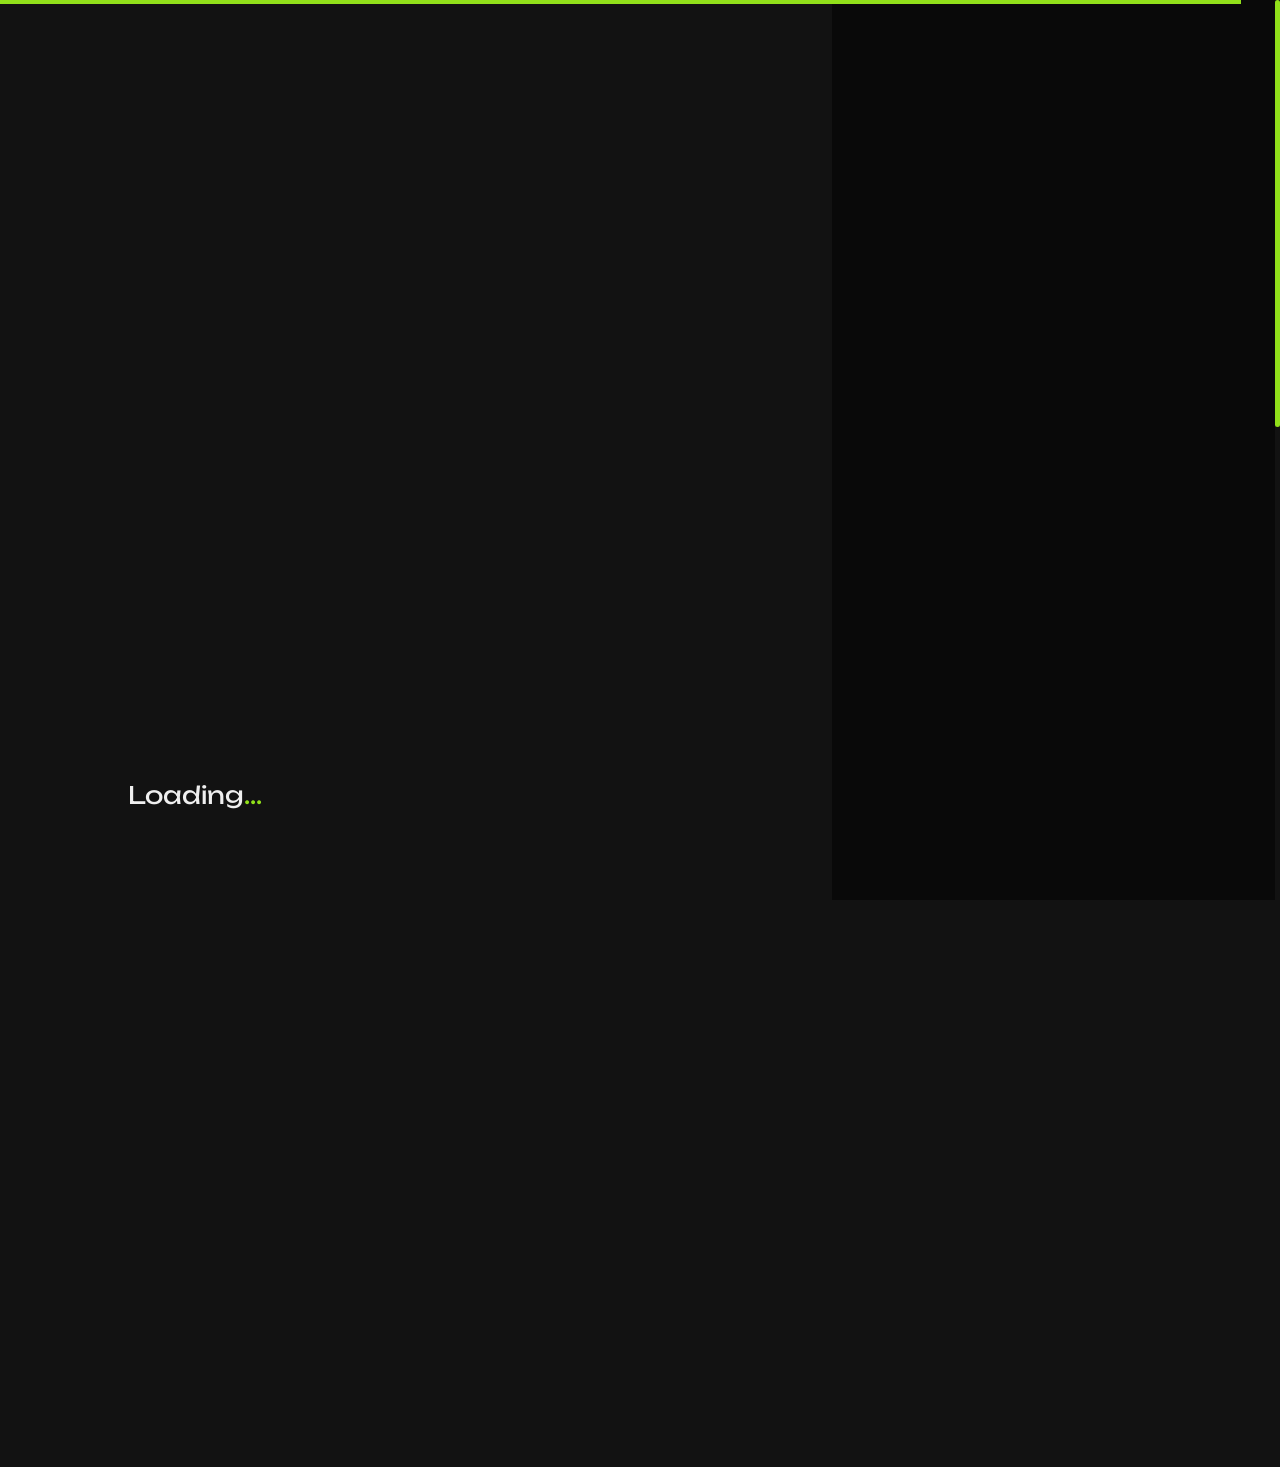
<file: src/main/resources/static/contact-dark.html>
<!DOCTYPE html>
<html lang="en-US">

<head>

    <title>Josie – Personal Portfolio & CV Resume HTML Template</title>
    <meta http-equiv="Content-Type" content="text/html; charset=utf-8">
    <meta http-equiv="X-UA-Compatible" content="IE=edge">
    <meta name="viewport" content="width=device-width, initial-scale=1">
    <meta name="HandheldFriendly" content="true">
    <meta name="author" content="bslthemes" />

    <!-- grid css -->
    <link rel="stylesheet" href="css/plugins/bootstrap-grid.css">
    <!-- swiper css -->
    <link rel="stylesheet" href="css/plugins/swiper.min.css">
    <!-- okai css -->
    <link rel="stylesheet" href="css/style-dark.css">
    <!-- Favicon -->
    <link rel="shortcut icon" href="favicon.ico" type="image/x-icon">
    <link rel="icon" href="favicon.ico" type="image/x-icon">

</head>

<body>

    <!-- wrapper -->
    <div id="smooth-wrapper" class="mil-page-wrapper">

        <!-- preloader -->
        <div class="mil-preloader">
            <div class="mil-h1 mil-fs24">Loading<span class="mil-accent">...</span></div>
            <div class="mil-curtain"></div>
            <div class="mil-load"></div>
        </div>
        <!-- preloader end -->

        <!-- cursor -->
        <div class="mil-cursor-follower"></div>
        <!-- cursor end -->

        <!-- scroll progress -->
        <div class="mil-progress-track">
            <div class="mil-progress"></div>
        </div>
        <!-- scroll progress end -->

        <!-- top panel -->
        <div class="mil-top-panel">
            <a href="home-1-dark.html" class="mil-logo mil-c-gone">J.</a>
            <div class="mil-menu-btn"><span></span></div>
        </div>
        <!-- top panel end -->

        <!-- sidebar -->
        <div class="mil-sidebar">
            <ul class="mil-social mil-c-gone">
                <li><a href="https://facebook.com/" target="blank">fb.</a></li>
                <li><a href="https://instagram.com/" target="blank">ins.</a></li>
                <li><a href="https://x.com/" target="blank">x.com</a></li>
                <li><a href="https://youtube.com/" target="blank">yt.</a></li>
            </ul>
            <div class="mil-menu-frame">
                <h2 class="mil-fs24 mil-mb60">Josie West</h2>
                <ul class="mil-main-menu mil-c-gone">
                    <li>
                        <a href="#.">Home</a>
                        <ul>
                            <li><a href="home-1-dark.html">Onepage</a></li>
                            <li><a href="home-2-dark.html">Multipage</a></li>
                        </ul>
                    </li>
                    <li>
                        <a href="services-dark.html">Services</a>
                    </li>
                    <li>
                        <a href="about-dark.html">About</a>
                    </li>
                    <li>
                        <a href="#.">Portfolio</a>
                        <ul>
                            <li><a href="portfolio-dark.html">List</a></li>
                            <li><a href="project-dark.html">Project</a></li>
                        </ul>
                    </li>
                    <li>
                        <a href="#.">Blog</a>
                        <ul>
                            <li><a href="blog-dark.html">List</a></li>
                            <li><a href="publication-dark.html">Publication</a></li>
                        </ul>
                    </li>
                    <li>
                        <a href="#.">Pages</a>
                        <ul>
                            <li><a href="skills-dark.html">Skills</a></li>
                            <li><a href="contact-dark.html">Contact</a></li>
                            <li><a href="pp-dark.html">Privacy Policy</a></li>
                            <li><a href="404-dark.html">404</a></li>
                        </ul>
                    </li>
                    <li>
                        <a href="#.">Versions</a>
                        <ul>
                            <li>
                                <a href="home-2.html">Switch to Light</a>
                            </li>
                            <li>
                                <a href="home-1-dark.html">Switch to Onepage</a>
                            </li>
                        </ul>
                    </li>
                </ul>
            </div>
            <p class="mil-soft">© Josie by <a href="https://bslthemes.com" target="blank">bslthemes</a>.</p>
        </div>
        <!-- sidebar end -->

        <!-- content -->
        <div id="smooth-content" class="mil-content">

            <div class="mil-content-frame" id="home">

                <!-- contact -->
                <div class="mil-container mil-p-90-0" id="contact">
                    <div class="row">
                        <div class="col-xl-8 mil-mb60">
                            <h2 class="mil-fs24 mil-mb30 mil-up">Contact</h2>
                            <p class="mil-fs18 mil-up">I believe that <span class="mil-accent">collaboration and creativity</span> are the cornerstones of progress, and I am dedicated to bringing a fresh perspective.</p>
                        </div>
                    </div>
                    <div class="mil-divider mil-mb60 mil-up"></div>
                    <div class="row mil-mb30">
                        <div class="col-md-4 mil-mb60">
                            <h6 class="mil-fs16 mil-mb10 mil-up">Email</h6>
                            <p class="mil-fs16 mil-soft mil-up">josiew@mydomain.com</p>
                        </div>
                        <div class="col-md-4 mil-mb60">
                            <h6 class="mil-fs16 mil-mb10 mil-up">Address</h6>
                            <p class="mil-fs16 mil-soft mil-up">New York 11210, USA</p>
                        </div>
                        <div class="col-md-4 mil-mb60">
                            <h6 class="mil-fs16 mil-mb10 mil-up">Phone</h6>
                            <p class="mil-fs16 mil-soft mil-up">(300) 300 40 30</p>
                        </div>
                    </div>
                </div>
                <div class="mil-container-out">
                    <div class="mil-about-banner">
                        <div class="mil-image-frame mil-up">
                            <img src="img/3.jpg" alt="banner" class="mil-scale-img" data-value-1="1" data-value-2="1.25">
                        </div>
                    </div>
                </div>
                <div class="mil-container mil-p-90-90">
                    <form>
                        <div class="row">
                            <div class="col-md-6 mil-mb60">
                                <input type="text" placeholder="What's your name">
                            </div>
                            <div class="col-md-6 mil-mb60">
                                <input type="text" placeholder="Your email">
                            </div>
                            <div class="col-lg-12 mil-mb60">
                                <textarea rows="10" placeholder="Tell us about our project"></textarea>
                            </div>
                            <div class="mil-jcb mil-aic">
                                <p class="mil-fs14 mil-soft" style="padding-right: 15px;">* We promise not to disclose your personal information to third parties.</p>
                                <div class="mil-c-gone"><button type="submit" class="mil-btn">Send message</button></div>
                            </div>
                        </div>
                    </form>
                </div>
                <!-- contact end -->

            </div>

        </div>
        <!-- content -->

    </div>
    <!-- wrapper end -->

    <!-- gsap js -->
    <script src="js/plugins/gsap.min.js"></script>
    <!-- scroll smoother -->
    <script src="js/plugins/ScrollSmoother.min.js"></script>
    <!-- scroll trigger js -->
    <script src="js/plugins/ScrollTrigger.min.js"></script>
    <!-- scroll to js -->
    <script src="js/plugins/ScrollTo.min.js"></script>
    <!-- swiper js -->
    <script src="js/plugins/swiper.min.js"></script>
    <!-- okai js -->
    <script src="js/main.js"></script>

</body>

</html>
</file>
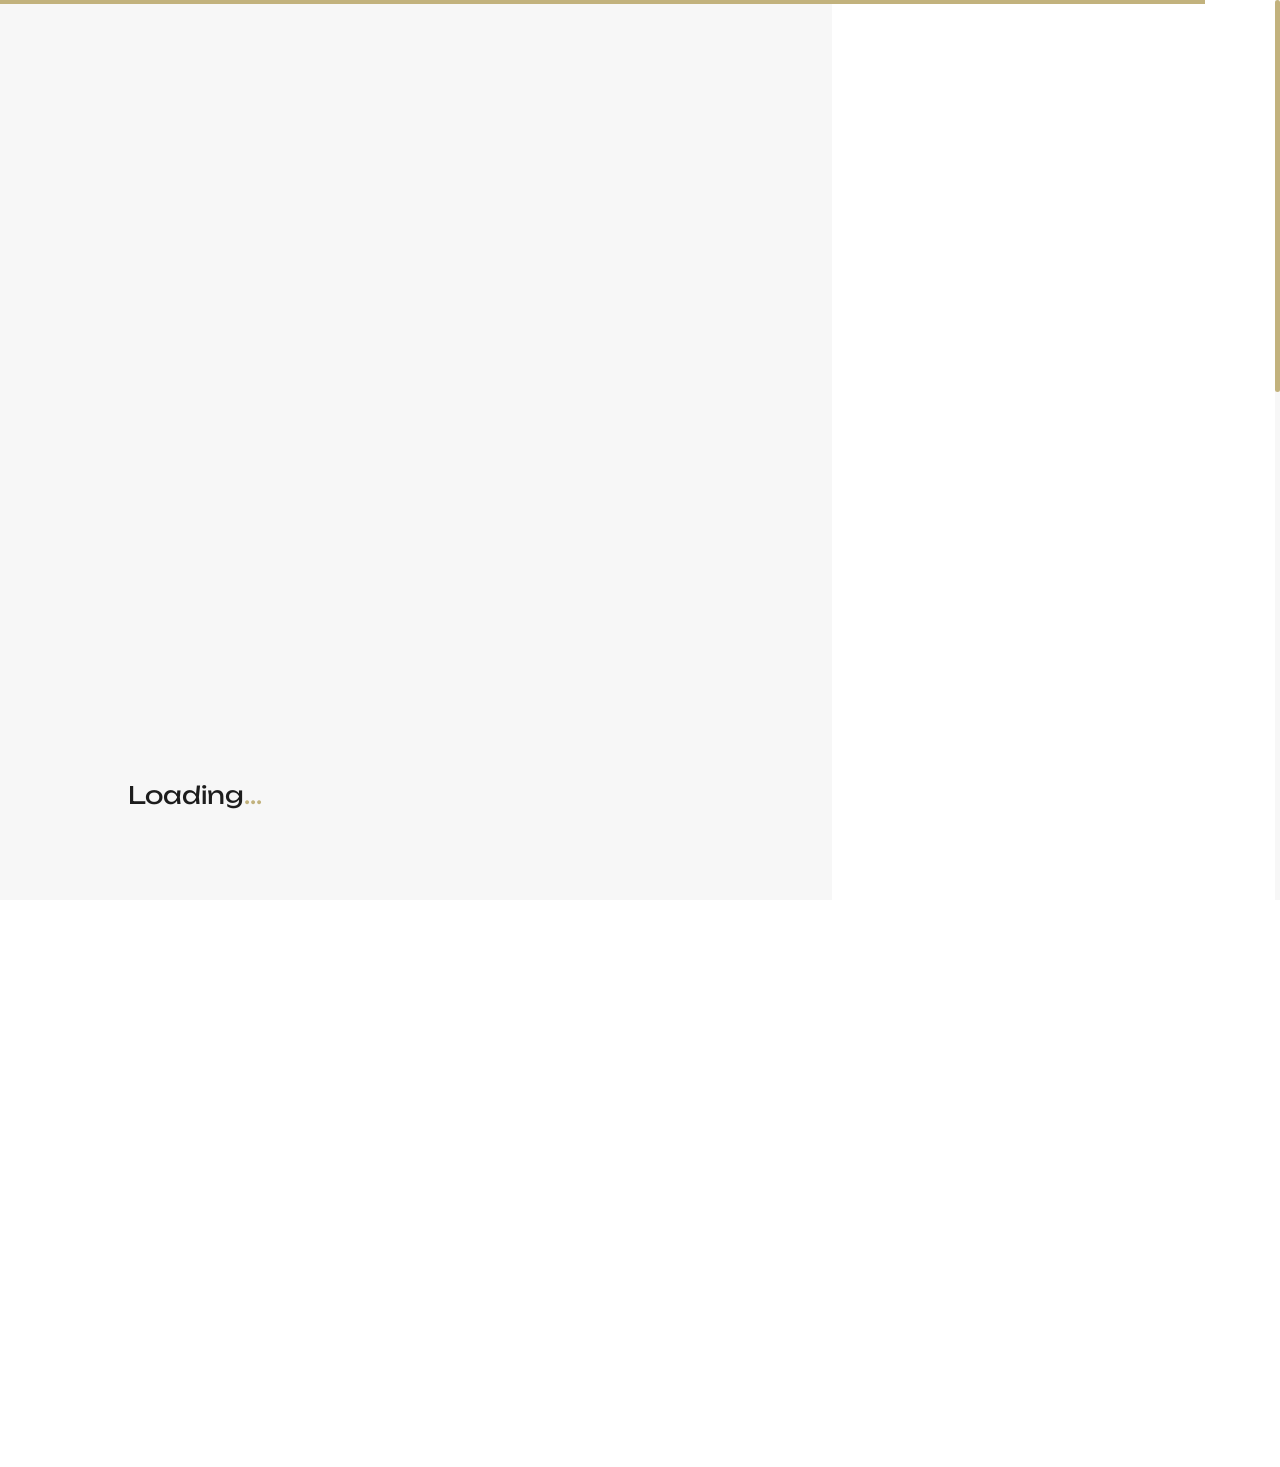
<file: src/main/resources/static/contact.html>
<!DOCTYPE html>
<html lang="en-US">

<head>

    <title>Josie – Personal Portfolio & CV Resume HTML Template</title>
    <meta http-equiv="Content-Type" content="text/html; charset=utf-8">
    <meta http-equiv="X-UA-Compatible" content="IE=edge">
    <meta name="viewport" content="width=device-width, initial-scale=1">
    <meta name="HandheldFriendly" content="true">
    <meta name="author" content="bslthemes" />

    <!-- grid css -->
    <link rel="stylesheet" href="css/plugins/bootstrap-grid.css">
    <!-- swiper css -->
    <link rel="stylesheet" href="css/plugins/swiper.min.css">
    <!-- okai css -->
    <link rel="stylesheet" href="css/style-light.css">
    <!-- Favicon -->
    <link rel="shortcut icon" href="favicon.ico" type="image/x-icon">
    <link rel="icon" href="favicon.ico" type="image/x-icon">

</head>

<body>

    <!-- wrapper -->
    <div id="smooth-wrapper" class="mil-page-wrapper">

        <!-- preloader -->
        <div class="mil-preloader">
            <div class="mil-h1 mil-fs24">Loading<span class="mil-accent">...</span></div>
            <div class="mil-curtain"></div>
            <div class="mil-load"></div>
        </div>
        <!-- preloader end -->

        <!-- cursor -->
        <div class="mil-cursor-follower"></div>
        <!-- cursor end -->

        <!-- scroll progress -->
        <div class="mil-progress-track">
            <div class="mil-progress"></div>
        </div>
        <!-- scroll progress end -->

        <!-- top panel -->
        <div class="mil-top-panel">
            <a href="../templates/index.html" class="mil-logo mil-c-gone">J.</a>
            <div class="mil-menu-btn"><span></span></div>
        </div>
        <!-- top panel end -->

        <!-- sidebar -->
        <div class="mil-sidebar">
            <ul class="mil-social mil-c-gone">
                <li><a href="https://facebook.com/" target="blank">fb.</a></li>
                <li><a href="https://instagram.com/" target="blank">ins.</a></li>
                <li><a href="https://x.com/" target="blank">x.com</a></li>
                <li><a href="https://youtube.com/" target="blank">yt.</a></li>
            </ul>
            <div class="mil-menu-frame">
                <h2 class="mil-fs24 mil-mb60">Josie West</h2>
                <ul class="mil-main-menu mil-c-gone">
                    <li>
                        <a href="#.">Home</a>
                        <ul>
                            <li><a href="../templates/index.html">Onepage</a></li>
                            <li><a href="home-2.html">Multipage</a></li>
                        </ul>
                    </li>
                    <li>
                        <a href="services.html">Services</a>
                    </li>
                    <li>
                        <a href="about.html">About</a>
                    </li>
                    <li>
                        <a href="#.">Portfolio</a>
                        <ul>
                            <li><a href="portfolio.html">List</a></li>
                            <li><a href="project.html">Project</a></li>
                        </ul>
                    </li>
                    <li>
                        <a href="#.">Blog</a>
                        <ul>
                            <li><a href="blog.html">List</a></li>
                            <li><a href="publication.html">Publication</a></li>
                        </ul>
                    </li>
                    <li>
                        <a href="#.">Pages</a>
                        <ul>
                            <li><a href="skills.html">Skills</a></li>
                            <li><a href="contact.html">Contact</a></li>
                            <li><a href="pp.html">Privacy Policy</a></li>
                            <li><a href="404.html">404</a></li>
                        </ul>
                    </li>
                    <li>
                        <a href="#.">Versions</a>
                        <ul>
                            <li>
                                <a href="home-2-dark.html">Switch to Dark</a>
                            </li>
                            <li>
                                <a href="home-1-dark.html">Switch to Onepage</a>
                            </li>
                        </ul>
                    </li>
                </ul>
            </div>
            <p class="mil-soft">© Josie by <a href="https://bslthemes.com" target="blank">bslthemes</a>.</p>
        </div>
        <!-- sidebar end -->

        <!-- content -->
        <div id="smooth-content" class="mil-content">

            <div class="mil-content-frame" id="home">

                <!-- contact -->
                <div class="mil-container mil-p-90-0" id="contact">
                    <div class="row">
                        <div class="col-xl-8 mil-mb60">
                            <h2 class="mil-fs24 mil-mb30 mil-up">Contact</h2>
                            <p class="mil-fs18 mil-up">I believe that <span class="mil-accent">collaboration and creativity</span> are the cornerstones of progress, and I am dedicated to bringing a fresh perspective.</p>
                        </div>
                    </div>
                    <div class="mil-divider mil-mb60 mil-up"></div>
                    <div class="row mil-mb30">
                        <div class="col-md-4 mil-mb60">
                            <h6 class="mil-fs16 mil-mb10 mil-up">Email</h6>
                            <p class="mil-fs16 mil-soft mil-up">josiew@mydomain.com</p>
                        </div>
                        <div class="col-md-4 mil-mb60">
                            <h6 class="mil-fs16 mil-mb10 mil-up">Address</h6>
                            <p class="mil-fs16 mil-soft mil-up">New York 11210, USA</p>
                        </div>
                        <div class="col-md-4 mil-mb60">
                            <h6 class="mil-fs16 mil-mb10 mil-up">Phone</h6>
                            <p class="mil-fs16 mil-soft mil-up">(300) 300 40 30</p>
                        </div>
                    </div>
                </div>
                <div class="mil-container-out">
                    <div class="mil-about-banner">
                        <div class="mil-image-frame mil-up">
                            <img src="img/3.jpg" alt="banner" class="mil-scale-img" data-value-1="1" data-value-2="1.25">
                        </div>
                    </div>
                </div>
                <div class="mil-container mil-p-90-90">
                    <form>
                        <div class="row">
                            <div class="col-md-6 mil-mb60">
                                <input type="text" placeholder="What's your name">
                            </div>
                            <div class="col-md-6 mil-mb60">
                                <input type="text" placeholder="Your email">
                            </div>
                            <div class="col-lg-12 mil-mb60">
                                <textarea rows="10" placeholder="Tell us about our project"></textarea>
                            </div>
                            <div class="mil-jcb mil-aic">
                                <p class="mil-fs14 mil-soft" style="padding-right: 15px;">* We promise not to disclose your personal information to third parties.</p>
                                <div class="mil-c-gone"><button type="submit" class="mil-btn">Send message</button></div>
                            </div>
                        </div>
                    </form>
                </div>
                <!-- contact end -->

            </div>

        </div>
        <!-- content -->

    </div>
    <!-- wrapper end -->

    <!-- gsap js -->
    <script src="js/plugins/gsap.min.js"></script>
    <!-- scroll smoother -->
    <script src="js/plugins/ScrollSmoother.min.js"></script>
    <!-- scroll trigger js -->
    <script src="js/plugins/ScrollTrigger.min.js"></script>
    <!-- scroll to js -->
    <script src="js/plugins/ScrollTo.min.js"></script>
    <!-- swiper js -->
    <script src="js/plugins/swiper.min.js"></script>
    <!-- okai js -->
    <script src="js/main.js"></script>

</body>

</html>
</file>
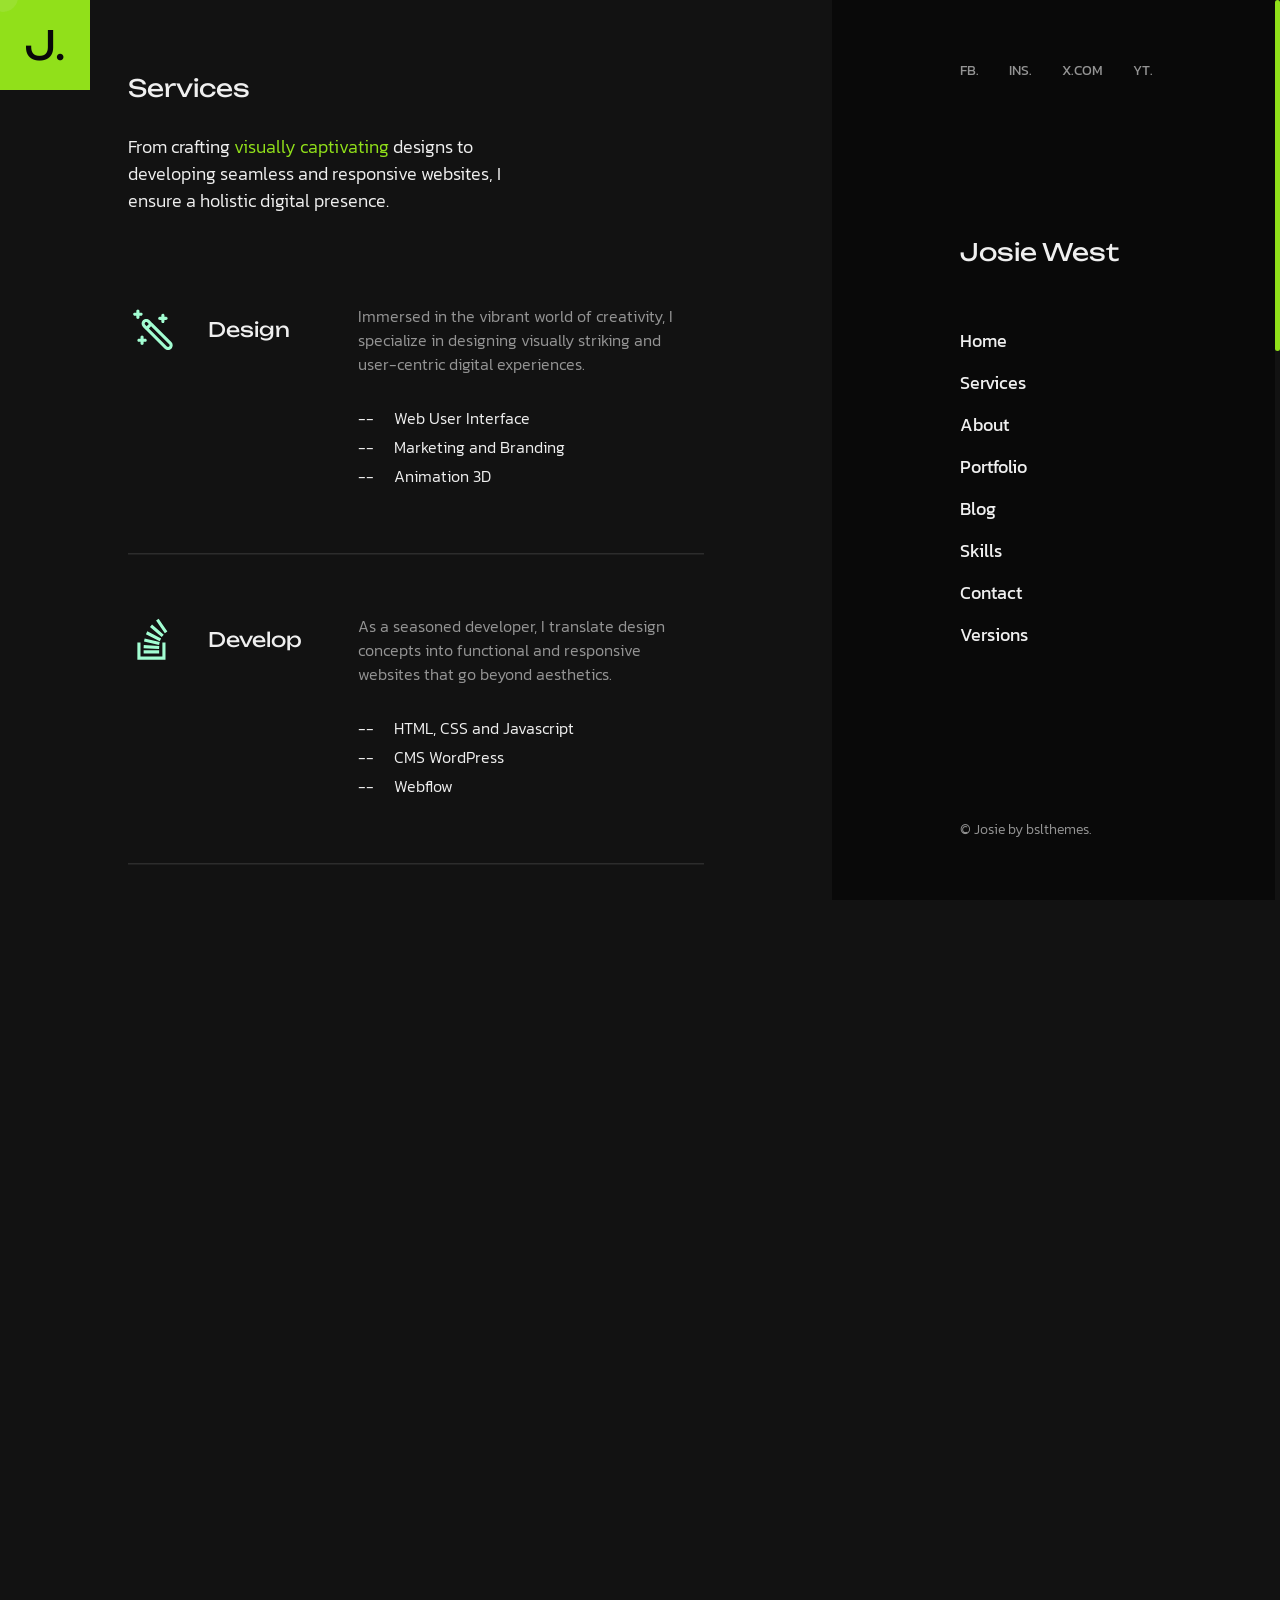
<file: src/main/resources/static/home-1-dark.html>
<!DOCTYPE html>
<html lang="en-US">

<head>

    <title>Josie – Personal Portfolio & CV Resume HTML Template</title>
    <meta http-equiv="Content-Type" content="text/html; charset=utf-8">
    <meta http-equiv="X-UA-Compatible" content="IE=edge">
    <meta name="viewport" content="width=device-width, initial-scale=1">
    <meta name="HandheldFriendly" content="true">
    <meta name="author" content="bslthemes" />

    <!-- grid css -->
    <link rel="stylesheet" href="css/plugins/bootstrap-grid.css">
    <!-- swiper css -->
    <link rel="stylesheet" href="css/plugins/swiper.min.css">
    <!-- okai css -->
    <link rel="stylesheet" href="css/style-dark.css">
    <!-- Favicon -->
    <link rel="shortcut icon" href="favicon.ico" type="image/x-icon">
    <link rel="icon" href="favicon.ico" type="image/x-icon">

</head>

<body>

    <!-- wrapper -->
    <div id="smooth-wrapper" class="mil-page-wrapper">

        <!-- preloader -->
        <div class="mil-preloader">
            <div class="mil-h1 mil-fs24">Loading<span class="mil-accent">...</span></div>
            <div class="mil-curtain"></div>
            <div class="mil-load"></div>
        </div>
        <!-- preloader end -->

        <!-- cursor -->
        <div class="mil-cursor-follower"></div>
        <!-- cursor end -->

        <!-- scroll progress -->
        <div class="mil-progress-track">
            <div class="mil-progress"></div>
        </div>
        <!-- scroll progress end -->

        <!-- top panel -->
        <div class="mil-top-panel">
            <a href="home-1-dark.html" class="mil-logo mil-c-gone">J.</a>
            <div class="mil-menu-btn"><span></span></div>
        </div>
        <!-- top panel end -->

        <!-- sidebar -->
        <div class="mil-sidebar">
            <ul class="mil-social mil-c-gone">
                <li><a href="https://facebook.com/" target="blank">fb.</a></li>
                <li><a href="https://instagram.com/" target="blank">ins.</a></li>
                <li><a href="https://x.com/" target="blank">x.com</a></li>
                <li><a href="https://youtube.com/" target="blank">yt.</a></li>
            </ul>
            <div>
                <h2 class="mil-fs24 mil-mb60">Josie West</h2>
                <ul class="mil-main-menu mil-onepage-menu mil-c-gone">
                    <li>
                        <a href="#home">Home</a>
                        <ul>
                            <li><a href="home-1-dark.html">Onepage</a></li>
                            <li><a href="home-2-dark.html">Multipage</a></li>
                        </ul>
                    </li>
                    <li>
                        <a href="#services">Services</a>
                    </li>
                    <li>
                        <a href="#about">About</a>
                    </li>
                    <li>
                        <a href="#portfolio">Portfolio</a>
                    </li>
                    <li>
                        <a href="#blog">Blog</a>
                    </li>
                    <li>
                        <a href="#skills">Skills</a>
                    </li>
                    <li>
                        <a href="#contact">Contact</a>
                    </li>
                    <li>
                        <a href="#home">Versions</a>
                        <ul>
                            <li>
                                <a href="../templates/index.html">Switch to Light</a>
                            </li>
                            <li>
                                <a href="home-2-dark.html">Switch to Multipage</a>
                            </li>
                        </ul>
                    </li>
                </ul>
            </div>
            <p class="mil-soft">© Josie by <a href="https://bslthemes.com" target="blank">bslthemes</a>.</p>
        </div>
        <!-- sidebar end -->

        <!-- content -->
        <div id="smooth-content" class="mil-content">

            <div class="mil-content-frame" id="home">

                <!-- banner -->
                <div class="mil-banner mil-container-out-right">
                    <div class="row mil-aic">
                        <div class="col-xl-6">
                            <div class="mil-banner-text">
                                <p class="mil-suptitle mil-fs16 mil-mb50">Web designer <span class="mil-accent">and</span> Developer</p>
                                <h1 class="mil-fs90 mil-upper mil-mb40"><span class="mil-text-bg">Hello I<span class="mil-accent">’</span>m</span> <span class="mil-text-bg"><span class="mil-accent"><br>Josie</span> West</span></h1>
                                <p class="mil-fs16 mil-shortened mil-soft mil-mb60">I believe that collaboration and creativity are the cornerstones of progress, and I am dedicated to bringing a fresh perspective to every project I undertake.</p>
                                <div class="mil-c-gone"><a href="portfolio-dark.html" class="mil-btn mil-btn-border">Explore my work</a></div>
                            </div>
                        </div>
                        <div class="col-xl-6">
                            <div class="mil-banner-image">
                                <img src="img/1.jpg" alt="portrait" class="mil-scale-img" data-value-1=".73" data-value-2="1.11">
                            </div>
                        </div>
                    </div>
                </div>
                <!-- banner end -->

                <!-- services -->
                <div class="mil-container mil-p-0-30" id="services">
                    <div class="row">
                        <div class="col-lg-8 mil-mb90">
                            <h2 class="mil-fs24 mil-mb30 mil-up">Services</h2>
                            <p class="mil-fs18 mil-up">From crafting <span class="mil-accent">visually captivating</span> designs to developing seamless and responsive websites, I ensure a holistic digital presence.</p>
                        </div>
                        <div class="col-12">
                            <div class="mil-service-item mil-mb60">
                                <div class="mil-icon-part mil-mb30">
                                    <img src="img/icons/1.svg" alt="icon" class="mil-up">
                                    <h3 class="mil-fs20 mil-up">Design</h3>
                                </div>
                                <div class="mil-text-part">
                                    <p class="mil-fs16 mil-soft mil-mb30 mil-up">Immersed in the vibrant world of creativity, I specialize in designing visually striking and user-centric digital experiences.</p>
                                    <ul class="mil-fs16">
                                        <li class="mil-up">Web User Interface</li>
                                        <li class="mil-up">Marketing and Branding</li>
                                        <li class="mil-up">Animation 3D</li>
                                    </ul>
                                </div>
                            </div>
                            <div class="mil-divider mil-mb60 mil-up"></div>
                            <div class="mil-service-item mil-mb60">
                                <div class="mil-icon-part mil-mb30">
                                    <img src="img/icons/2.svg" alt="icon" class="mil-up">
                                    <h3 class="mil-fs20 mil-up">Develop</h3>
                                </div>
                                <div class="mil-text-part">
                                    <p class="mil-fs16 mil-soft mil-mb30 mil-up">As a seasoned developer, I translate design concepts into functional and responsive websites that go beyond aesthetics.</p>
                                    <ul class="mil-fs16">
                                        <li class="mil-up">HTML, CSS and Javascript</li>
                                        <li class="mil-up">CMS WordPress</li>
                                        <li class="mil-up">Webflow</li>
                                    </ul>
                                </div>
                            </div>
                            <div class="mil-divider mil-mb60 mil-up"></div>
                            <div class="mil-service-item mil-mb60">
                                <div class="mil-icon-part mil-mb30">
                                    <img src="img/icons/3.svg" alt="icon" class="mil-up">
                                    <h3 class="mil-fs20 mil-up">Write</h3>
                                </div>
                                <div class="mil-text-part">
                                    <p class="mil-fs16 mil-soft mil-mb30 mil-up">Crafting engaging and engaging content is at the core of my services. I understand the power of words to convey history.</p>
                                    <ul class="mil-fs16">
                                        <li class="mil-up">Blogs</li>
                                        <li class="mil-up">Magazines</li>
                                        <li class="mil-up">Guides and Manuals</li>
                                    </ul>
                                </div>
                            </div>
                            <div class="mil-divider mil-mb60 mil-up"></div>
                            <div class="mil-service-item mil-mb60">
                                <div class="mil-icon-part mil-mb30">
                                    <img src="img/icons/4.svg" alt="icon" class="mil-up">
                                    <h3 class="mil-fs20 mil-up">Promote</h3>
                                </div>
                                <div class="mil-text-part">
                                    <p class="mil-fs16 mil-soft mil-mb30 mil-up">My digital marketing services encompass a strategic blend of SEO, social media management, email campaigns, and more.</p>
                                    <ul class="mil-fs16">
                                        <li class="mil-up">Social Networking</li>
                                        <li class="mil-up">Content Portals</li>
                                        <li class="mil-up">Communities</li>
                                    </ul>
                                </div>
                            </div>
                        </div>
                    </div>
                </div>
                <!-- services end -->

                <!-- about -->
                <div class="mil-container" id="about">
                    <div class="row">
                        <div class="col-lg-8 col-xl-6 mil-mb90">
                            <h2 class="mil-fs24 mil-mb30 mil-up">About</h2>
                            <p class="mil-fs18 mil-up">Hello there! I'm <span class="mil-accent">Josie West</span>, a native New Yorker driven by innovation and a passion for creative expression.</p>
                        </div>
                    </div>
                </div>
                <div class="mil-container-out">
                    <div class="mil-about-banner">
                        <div class="mil-up" style="position: relative; z-index: 2">
                            <div class="mil-sign">Josie</div>
                        </div>
                        <div class="mil-image-frame mil-up">
                            <img src="img/2.png" alt="banner" class="mil-scale-img" data-value-1="1" data-value-2="1.25">
                        </div>
                    </div>
                </div>
                <div class="mil-container mil-p-90-90 mil-1200-p-30-90">
                    <div class="row flex-sm-row-reverse">
                        <div class="col-xl-6" style="position: relative;">
                            <ul class="mil-contact-info mil-mb30 mil-up">
                                <li>
                                    <h6 class="mil-fs16 mil-mb10 mil-up">Email</h6>
                                    <p class="mil-fs16 mil-soft mil-up">josiew@mydomain.com</p>
                                </li>
                                <li>
                                    <h6 class="mil-fs16 mil-mb10 mil-up">Role</h6>
                                    <p class="mil-fs16 mil-soft mil-up">Web Designer and Develop</p>
                                </li>
                                <li>
                                    <h6 class="mil-fs16 mil-mb10 mil-up">Phone</h6>
                                    <p class="mil-fs16 mil-soft mil-up">(300) 300 40 30</p>
                                </li>
                                <li>
                                    <h6 class="mil-fs16 mil-mb10 mil-up">Email</h6>
                                    <div class="mil-up mil-c-gone"><a href="#." class="mil-text-link mil-fs16">Download CV</a></div>
                                </li>
                            </ul>
                        </div>
                        <div class="col-xl-6">
                            <p class="mil-soft mil-fs16 mil-mb30 mil-up">Hello there! I'm Josie West, a native New Yorker driven by innovation and a passion for creative expression. My journey into the digital realm began in the heart of the bustling streets of New York City. Growing up surrounded by the dynamic energy of the city, I developed a keen interest in harnessing technology to improve our digital lives.</p>
                        </div>
                    </div>
                    <div class="row">
                        <div class="col-lg-6">
                            <p class="mil-soft mil-fs16 mil-mb30 mil-up">What sets me apart is not just my technical expertise but also my commitment to sharing great ideas that elevate the digital presence of my clients. I believe that collaboration and creativity are the cornerstones of progress, and I am dedicated to bringing a fresh perspective to every project I undertake.</p>
                        </div>
                        <div class="col-lg-6">
                            <p class="mil-soft mil-fs16 mil-mb30 mil-up">My academic pursuit led me to New York University (NYU), where I delved into the world of arts and letters. It was here that my creative instincts flourished, and I discovered the power of merging artistic concepts with the limitless possibilities of the digital landscape.</p>
                        </div>
                        <div class="col-lg-12">
                            <p class="mil-soft mil-fs16 mil-up">Fuelled by my love for both art and technology, I embarked on a career path that seamlessly blends these two worlds. Currently, I offer Web Design and Development and Digital Marketing services to ambitious companies brimming with incredible potential for success. Whether it's crafting visually captivating websites or devising innovative digital marketing strategies, I thrive on transforming ideas into impactful digital experiences.</p>
                        </div>
                    </div>
                </div>
                <!-- about end -->

                <!-- portfolio -->
                <div class="mil-container" id="portfolio">
                    <div class="row">
                        <div class="col-lg-8 mil-mb90">
                            <h2 class="mil-fs24 mil-mb30 mil-up">Portfolio</h2>
                            <p class="mil-fs18 mil-up">What sets me apart is not just my <span class="mil-accent">technical expertise</span> but also my commitment to sharing great ideas.</p>
                        </div>
                    </div>
                </div>
                <div class="mil-container-out mil-p-0-90">
                    <div class="swiper-container mil-portfolio-slider mil-up mil-c-swipe mil-c-light">
                        <div class="swiper-wrapper">
                            <div class="swiper-slide">
                                <div class="mil-portfolio-item">
                                    <img src="img/portfolio/1.jpg" alt="banner" class="mil-scale-img" data-value-1="1" data-value-2="1.25">
                                    <a href="project-dark.html" class="mil-overlay mil-c-gone">Read more</a>
                                </div>
                            </div>
                            <div class="swiper-slide">
                                <div class="mil-portfolio-item">
                                    <img src="img/portfolio/2.jpg" alt="banner" class="mil-scale-img" data-value-1="1" data-value-2="1.25">
                                    <a href="project-dark.html" class="mil-overlay mil-c-gone">Read more</a>
                                </div>
                            </div>
                            <div class="swiper-slide">
                                <div class="mil-portfolio-item">
                                    <img src="img/portfolio/3.jpg" alt="banner" class="mil-scale-img" data-value-1="1" data-value-2="1.25">
                                    <a href="project-dark.html" class="mil-overlay mil-c-gone">Read more</a>
                                </div>
                            </div>
                            <div class="swiper-slide">
                                <div class="mil-portfolio-item">
                                    <img src="img/portfolio/5.jpg" alt="banner" class="mil-scale-img" data-value-1="1" data-value-2="1.25">
                                    <a href="project-dark.html" class="mil-overlay mil-c-gone">Read more</a>
                                </div>
                            </div>
                        </div>
                    </div>
                    <div class="mil-swiper-pagination mil-tac mil-up"></div>
                </div>
                <!-- portfolio end -->

                <!-- blog -->
                <div class="mil-container mil-p-0-90" id="blog">
                    <div class="row">
                        <div class="col-lg-8 col-xl-6 mil-mb90">
                            <h2 class="mil-fs24 mil-mb30 mil-up">Blog</h2>
                            <p class="mil-fs18 mil-up">My academic pursuit led me to <span class="mil-accent">New York University</span> (NYU), where I delved into the world of arts and letters.</p>
                        </div>
                        <div class="col-12">
                            <div class="swiper-container mil-blog-slider mil-up" style="overflow: hidden">
                                <div class="swiper-wrapper">
                                    <div class="swiper-slide">
                                        <div class="mil-blog-item">
                                            <div class="mil-pub-cover mil-c-swipe mil-c-light">
                                                <img src="img/blog/1.jpg" alt="banner" class="mil-scale-img" data-value-1="1" data-value-2="1.25">
                                                <a href="publication-dark.html" class="mil-overlay mil-c-gone">Read more</a>
                                            </div>
                                            <div class="mil-descr">
                                                <div class="mil-left">
                                                    <h3 class="mil-fs20 mil-mb10 mil-up mil-c-gone"><a href="#." class="mil-c-gone">Design Dynamics: Unraveling a Decade of Graphic Evolution</a></h3>
                                                    <ul class="mil-pub-info mil-up">
                                                        <li><a href="#." class="mil-c-gone">Creativity</a></li>
                                                        <li>3 min ago</li>
                                                    </ul>
                                                </div>
                                                <div class="mil-right">
                                                    <p class="mil-soft mil-fs16 mil-up">Explore the dynamic shifts in graphic design over the past decade, unveiling the evolving trends, technologies, and creative dynamics that have shaped the visual landscape. Join us on a journey through the transformative power of design over the years.</p>
                                                </div>
                                            </div>
                                        </div>
                                    </div>
                                    <div class="swiper-slide">
                                        <div class="mil-blog-item">
                                            <div class="mil-pub-cover mil-c-swipe mil-c-light">
                                                <img src="img/blog/2.jpg" alt="banner" class="mil-scale-img" data-value-1="1" data-value-2="1.25">
                                                <a href="publication-dark.html" class="mil-overlay mil-c-gone">Read more</a>
                                            </div>
                                            <div class="mil-descr">
                                                <div class="mil-left">
                                                    <h3 class="mil-fs20 mil-mb10 mil-up mil-c-gone"><a href="#." class="mil-c-gone">Design Dynamics: Unraveling a Decade of Graphic Evolution</a></h3>
                                                    <ul class="mil-pub-info mil-up">
                                                        <li><a href="#." class="mil-c-gone">Creativity</a></li>
                                                        <li>3 min ago</li>
                                                    </ul>
                                                </div>
                                                <div class="mil-right">
                                                    <p class="mil-soft mil-fs16 mil-up">Explore the dynamic shifts in graphic design over the past decade, unveiling the evolving trends, technologies, and creative dynamics that have shaped the visual landscape. Join us on a journey through the transformative power of design over the years.</p>
                                                </div>
                                            </div>
                                        </div>
                                    </div>
                                    <div class="swiper-slide">
                                        <div class="mil-blog-item">
                                            <div class="mil-pub-cover mil-c-swipe mil-c-light">
                                                <img src="img/blog/3.jpg" alt="banner" class="mil-scale-img" data-value-1="1" data-value-2="1.25">
                                                <a href="publication-dark.html" class="mil-overlay mil-c-gone">Read more</a>
                                            </div>
                                            <div class="mil-descr">
                                                <div class="mil-left">
                                                    <h3 class="mil-fs20 mil-mb10 mil-up mil-c-gone"><a href="#." class="mil-c-gone">Design Dynamics: Unraveling a Decade of Graphic Evolution</a></h3>
                                                    <ul class="mil-pub-info mil-up">
                                                        <li><a href="#." class="mil-c-gone">Creativity</a></li>
                                                        <li>3 min ago</li>
                                                    </ul>
                                                </div>
                                                <div class="mil-right">
                                                    <p class="mil-soft mil-fs16 mil-up">Explore the dynamic shifts in graphic design over the past decade, unveiling the evolving trends, technologies, and creative dynamics that have shaped the visual landscape. Join us on a journey through the transformative power of design over the years.</p>
                                                </div>
                                            </div>
                                        </div>
                                    </div>
                                </div>
                            </div>
                            <div class="mil-swiper-pagination-2 mil-tac mil-up"></div>
                        </div>
                    </div>
                </div>
                <!-- blog end -->

                <!-- skills -->
                <div class="mil-container mil-p-0-90" id="skills">
                    <div class="row">
                        <div class="col-xl-8 mil-mb90">
                            <h2 class="mil-fs24 mil-mb30 mil-up">Skills</h2>
                            <p class="mil-fs18 mil-up">Fuelled by my love for both <span class="mil-accent">art and technology</span>, I embarked on a career path that seamlessly blends these two worlds.</p>
                        </div>
                        <div class="col-12">
                            <p class="mil-suptitle mil-fs14 mil-mb10 mil-up">UI/UX</p>
                            <div class="mil-prog-track mil-mb60 mil-add-class mil-up">
                                <div class="mil-prog" data-number="75"></div>
                            </div>
                            <p class="mil-suptitle mil-fs14 mil-mb10 mil-up">WordPress</p>
                            <div class="mil-prog-track mil-mb60 mil-add-class mil-up">
                                <div class="mil-prog" data-number="85"></div>
                            </div>
                            <p class="mil-suptitle mil-fs14 mil-mb10 mil-up">Figma</p>
                            <div class="mil-prog-track mil-mb60 mil-add-class mil-up">
                                <div class="mil-prog" data-number="70"></div>
                            </div>
                            <p class="mil-suptitle mil-fs14 mil-mb10 mil-up">Generative AI</p>
                            <div class="mil-prog-track mil-mb60 mil-add-class mil-up">
                                <div class="mil-prog" data-number="65"></div>
                            </div>
                            <p class="mil-suptitle mil-fs14 mil-mb10 mil-up">Google Analytics</p>
                            <div class="mil-prog-track mil-mb90 mil-add-class mil-up">
                                <div class="mil-prog" data-number="80"></div>
                            </div>
                            <p class="mil-soft mil-fs16 mil-up">It is a long established fact that a reader will be distracted by the readable content of a page when looking at its layout. The point of using Lorem Ipsum is that it has a more-or-less normal distribution of letters, as opposed to using 'Content here, content here', making it look like readable English.</p>
                        </div>
                    </div>
                </div>
                <!-- skills end -->

                <!-- experience -->
                <div class="mil-container mil-p-0-30">
                    <div class="row">
                        <div class="col-xl-8 mil-mb60">
                            <h2 class="mil-fs24 mil-up">Experience</h2>
                        </div>
                        <div class="col-md-6">
                            <div class="mil-exp-item mil-mb60">
                                <div class="mil-date mil-up">
                                    <span class="mil-soft">2024</span> - <span class="mil-accent">Present</span>
                                </div>
                                <div>
                                    <h6 class="mil-fs16 mil-mb10 mil-up">Web User Interface</h6>
                                    <p class="mil-fs16 mil-soft mil-up">( Pixel Pioneer )</p>
                                </div>
                            </div>
                        </div>
                        <div class="col-md-6">
                            <div class="mil-exp-item mil-mb60">
                                <div class="mil-date mil-up">
                                    <span class="mil-soft">2024</span> - <span class="mil-accent">Present</span>
                                </div>
                                <div>
                                    <h6 class="mil-fs16 mil-mb10 mil-up">Animation 3D</h6>
                                    <p class="mil-fs16 mil-soft mil-up">( Digital Artisan )</p>
                                </div>
                            </div>
                        </div>
                        <div class="col-md-6">
                            <div class="mil-exp-item mil-mb60">
                                <div class="mil-date mil-up">
                                    <span class="mil-soft">2024</span> - <span class="mil-accent">Present</span>
                                </div>
                                <div>
                                    <h6 class="mil-fs16 mil-mb10 mil-up">Frontend</h6>
                                    <p class="mil-fs16 mil-soft mil-up">( Code Connoisseur )</p>
                                </div>
                            </div>
                        </div>
                        <div class="col-md-6">
                            <div class="mil-exp-item mil-mb60">
                                <div class="mil-date mil-up">
                                    <span class="mil-soft">2024</span> - <span class="mil-accent">Present</span>
                                </div>
                                <div>
                                    <h6 class="mil-fs16 mil-mb10 mil-up">Branding Design</h6>
                                    <p class="mil-fs16 mil-soft mil-up">( Brand Illuminator )</p>
                                </div>
                            </div>
                        </div>
                    </div>
                </div>
                <!-- experience end -->

                <!-- contact -->
                <div class="mil-container" id="contact">
                    <div class="row">
                        <div class="col-xl-8 mil-mb60">
                            <h2 class="mil-fs24 mil-mb30 mil-up">Contact</h2>
                            <p class="mil-fs18 mil-up">I believe that <span class="mil-accent">collaboration and creativity</span> are the cornerstones of progress, and I am dedicated to bringing a fresh perspective.</p>
                        </div>
                    </div>
                    <div class="mil-divider mil-mb60 mil-up"></div>
                    <div class="row mil-mb30">
                        <div class="col-md-4 mil-mb60">
                            <h6 class="mil-fs16 mil-mb10 mil-up">Email</h6>
                            <p class="mil-fs16 mil-soft mil-up">josiew@mydomain.com</p>
                        </div>
                        <div class="col-md-4 mil-mb60">
                            <h6 class="mil-fs16 mil-mb10 mil-up">Address</h6>
                            <p class="mil-fs16 mil-soft mil-up">New York 11210, USA</p>
                        </div>
                        <div class="col-md-4 mil-mb60">
                            <h6 class="mil-fs16 mil-mb10 mil-up">Phone</h6>
                            <p class="mil-fs16 mil-soft mil-up">(300) 300 40 30</p>
                        </div>
                    </div>
                </div>
                <div class="mil-container-out">
                    <div class="mil-about-banner">
                        <div class="mil-image-frame mil-up">
                            <img src="img/3.jpg" alt="banner" class="mil-scale-img" data-value-1="1" data-value-2="1.25">
                        </div>
                    </div>
                </div>
                <div class="mil-container mil-p-90-90">
                    <form>
                        <div class="row">
                            <div class="col-md-6 mil-mb60">
                                <input type="text" placeholder="What's your name">
                            </div>
                            <div class="col-md-6 mil-mb60">
                                <input type="text" placeholder="Your email">
                            </div>
                            <div class="col-lg-12 mil-mb60">
                                <textarea rows="10" placeholder="Tell us about our project"></textarea>
                            </div>
                            <div class="mil-jcb mil-aic">
                                <p class="mil-fs14 mil-soft" style="padding-right: 15px;">* We promise not to disclose your personal information to third parties.</p>
                                <div class="mil-c-gone"><button type="submit" class="mil-btn">Send message</button></div>
                            </div>
                        </div>
                    </form>
                </div>
                <!-- contact end -->

            </div>

        </div>
        <!-- content -->

    </div>
    <!-- wrapper end -->

    <!-- gsap js -->
    <script src="js/plugins/gsap.min.js"></script>
    <!-- scroll smoother -->
    <script src="js/plugins/ScrollSmoother.min.js"></script>
    <!-- scroll trigger js -->
    <script src="js/plugins/ScrollTrigger.min.js"></script>
    <!-- scroll to js -->
    <script src="js/plugins/ScrollTo.min.js"></script>
    <!-- swiper js -->
    <script src="js/plugins/swiper.min.js"></script>
    <!-- okai js -->
    <script src="js/main.js"></script>

</body>

</html>
</file>
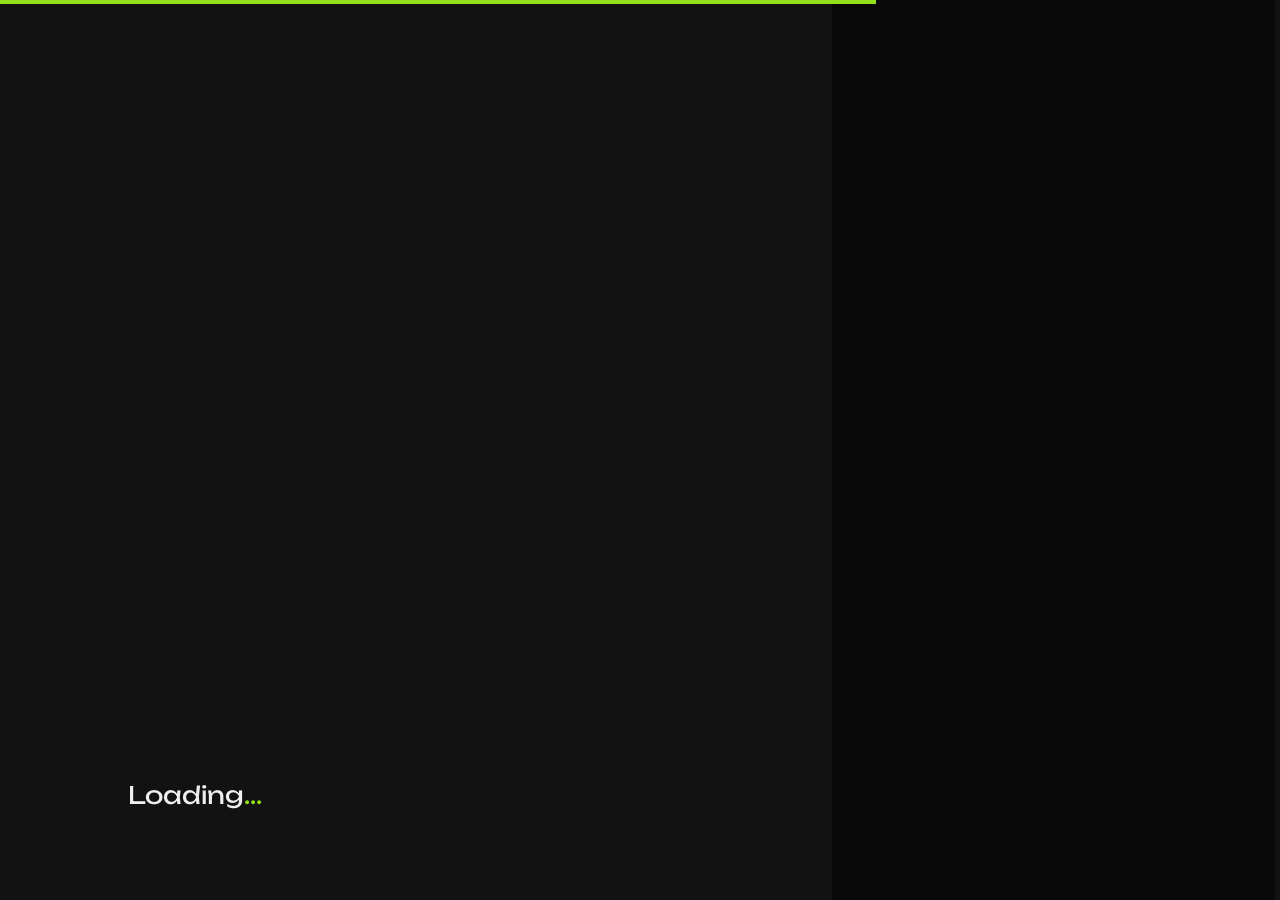
<file: src/main/resources/static/home-2-dark.html>
<!DOCTYPE html>
<html lang="en-US">

<head>

    <title>Josie – Personal Portfolio & CV Resume HTML Template</title>
    <meta http-equiv="Content-Type" content="text/html; charset=utf-8">
    <meta http-equiv="X-UA-Compatible" content="IE=edge">
    <meta name="viewport" content="width=device-width, initial-scale=1">
    <meta name="HandheldFriendly" content="true">
    <meta name="author" content="bslthemes" />

    <!-- grid css -->
    <link rel="stylesheet" href="css/plugins/bootstrap-grid.css">
    <!-- swiper css -->
    <link rel="stylesheet" href="css/plugins/swiper.min.css">
    <!-- okai css -->
    <link rel="stylesheet" href="css/style-dark.css">
    <!-- Favicon -->
    <link rel="shortcut icon" href="favicon.ico" type="image/x-icon">
    <link rel="icon" href="favicon.ico" type="image/x-icon">

</head>

<body>

    <!-- wrapper -->
    <div id="smooth-wrapper" class="mil-page-wrapper">

        <!-- preloader -->
        <div class="mil-preloader">
            <div class="mil-h1 mil-fs24">Loading<span class="mil-accent">...</span></div>
            <div class="mil-curtain"></div>
            <div class="mil-load"></div>
        </div>
        <!-- preloader end -->

        <!-- cursor -->
        <div class="mil-cursor-follower"></div>
        <!-- cursor end -->

        <!-- scroll progress -->
        <div class="mil-progress-track">
            <div class="mil-progress"></div>
        </div>
        <!-- scroll progress end -->

        <!-- top panel -->
        <div class="mil-top-panel">
            <a href="home-1-dark.html" class="mil-logo mil-c-gone">J.</a>
            <div class="mil-menu-btn"><span></span></div>
        </div>
        <!-- top panel end -->

        <!-- sidebar -->
        <div class="mil-sidebar">
            <ul class="mil-social mil-c-gone">
                <li><a href="https://facebook.com/" target="blank">fb.</a></li>
                <li><a href="https://instagram.com/" target="blank">ins.</a></li>
                <li><a href="https://x.com/" target="blank">x.com</a></li>
                <li><a href="https://youtube.com/" target="blank">yt.</a></li>
            </ul>
            <div class="mil-menu-frame">
                <h2 class="mil-fs24 mil-mb60">Josie West</h2>
                <ul class="mil-main-menu mil-c-gone">
                    <li>
                        <a href="#.">Home</a>
                        <ul>
                            <li><a href="home-1-dark.html">Onepage</a></li>
                            <li><a href="home-2-dark.html">Multipage</a></li>
                        </ul>
                    </li>
                    <li>
                        <a href="services-dark.html">Services</a>
                    </li>
                    <li>
                        <a href="about-dark.html">About</a>
                    </li>
                    <li>
                        <a href="#.">Portfolio</a>
                        <ul>
                            <li><a href="portfolio-dark.html">List</a></li>
                            <li><a href="project-dark.html">Project</a></li>
                        </ul>
                    </li>
                    <li>
                        <a href="#.">Blog</a>
                        <ul>
                            <li><a href="blog-dark.html">List</a></li>
                            <li><a href="publication-dark.html">Publication</a></li>
                        </ul>
                    </li>
                    <li>
                        <a href="#.">Pages</a>
                        <ul>
                            <li><a href="skills-dark.html">Skills</a></li>
                            <li><a href="contact-dark.html">Contact</a></li>
                            <li><a href="pp-dark.html">Privacy Policy</a></li>
                            <li><a href="404-dark.html">404</a></li>
                        </ul>
                    </li>
                    <li>
                        <a href="#.">Versions</a>
                        <ul>
                            <li>
                                <a href="home-2.html">Switch to Light</a>
                            </li>
                            <li>
                                <a href="home-1-dark.html">Switch to Onepage</a>
                            </li>
                        </ul>
                    </li>
                </ul>
            </div>
            <p class="mil-soft">© Josie by <a href="https://bslthemes.com" target="blank">bslthemes</a>.</p>
        </div>
        <!-- sidebar end -->

        <!-- content -->
        <div id="smooth-content" class="mil-content">

            <div class="mil-content-frame" id="home">

                <!-- banner -->
                <div class="mil-banner mil-container-out-right">
                    <div class="row mil-aic">
                        <div class="col-xl-6">
                            <div class="mil-banner-text">
                                <p class="mil-suptitle mil-fs16 mil-mb50">Web designer <span class="mil-accent">and</span> Developer</p>
                                <h1 class="mil-fs90 mil-upper mil-mb40"><span class="mil-text-bg">Hello I<span class="mil-accent">’</span>m</span> <span class="mil-text-bg"><span class="mil-accent"><br>Josie</span> West</span></h1>
                                <p class="mil-fs16 mil-shortened mil-soft mil-mb60">I believe that collaboration and creativity are the cornerstones of progress, and I am dedicated to bringing a fresh perspective to every project I undertake.</p>
                                <div class="mil-c-gone"><a href="portfolio-dark.html" class="mil-btn mil-btn-border">Explore my work</a></div>
                            </div>
                        </div>
                        <div class="col-xl-6">
                            <div class="mil-banner-image">
                                <img src="img/1.jpg" alt="portrait" class="mil-scale-img" data-value-1=".73" data-value-2="1.11">
                            </div>
                        </div>
                    </div>
                </div>
                <!-- banner end -->

            </div>

        </div>
        <!-- content -->

    </div>
    <!-- wrapper end -->

    <!-- gsap js -->
    <script src="js/plugins/gsap.min.js"></script>
    <!-- scroll smoother -->
    <script src="js/plugins/ScrollSmoother.min.js"></script>
    <!-- scroll trigger js -->
    <script src="js/plugins/ScrollTrigger.min.js"></script>
    <!-- scroll to js -->
    <script src="js/plugins/ScrollTo.min.js"></script>
    <!-- swiper js -->
    <script src="js/plugins/swiper.min.js"></script>
    <!-- okai js -->
    <script src="js/main.js"></script>

</body>

</html>
</file>
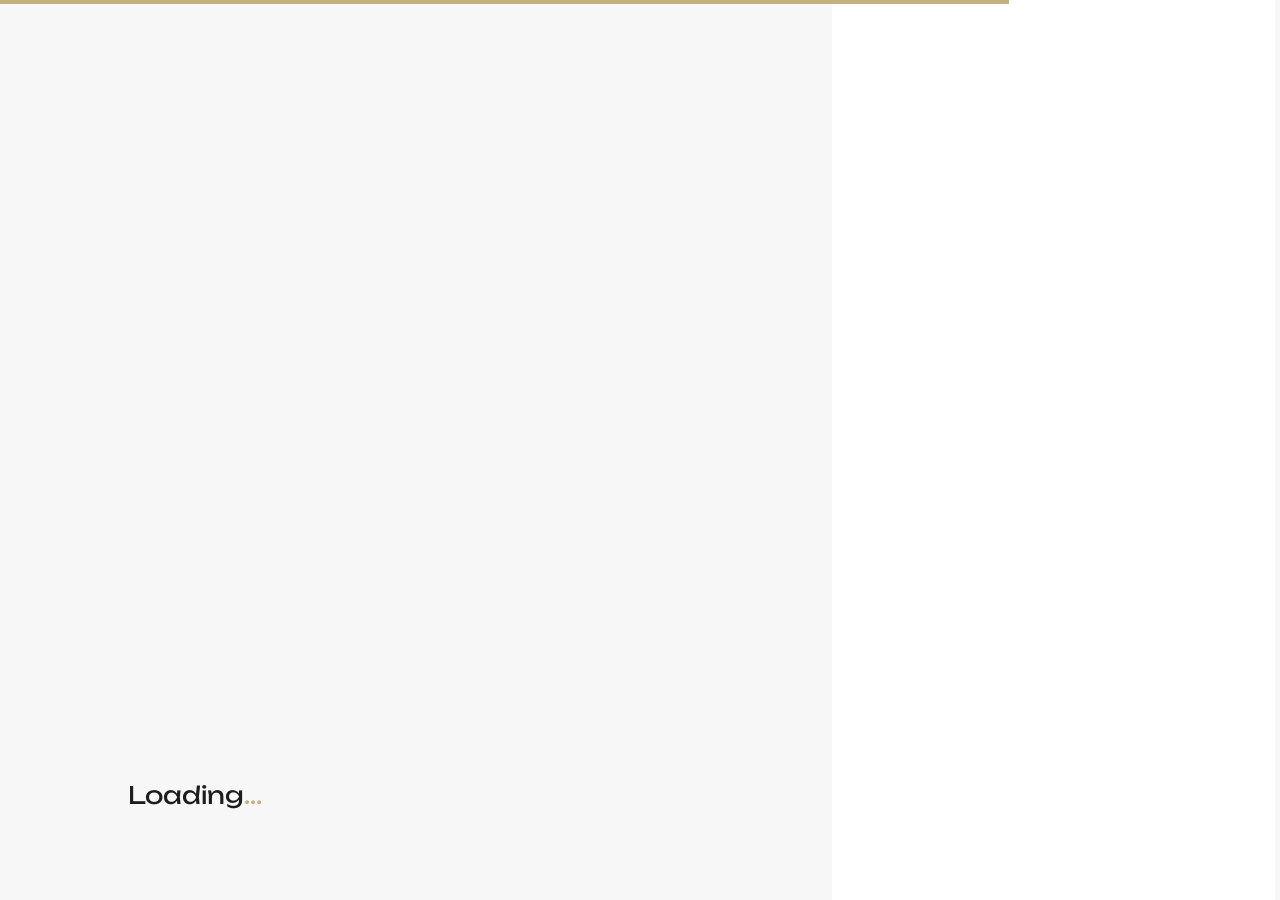
<file: src/main/resources/static/home-2.html>
<!DOCTYPE html>
<html lang="en-US">

<head>

    <title>Josie – Personal Portfolio & CV Resume HTML Template</title>
    <meta http-equiv="Content-Type" content="text/html; charset=utf-8">
    <meta http-equiv="X-UA-Compatible" content="IE=edge">
    <meta name="viewport" content="width=device-width, initial-scale=1">
    <meta name="HandheldFriendly" content="true">
    <meta name="author" content="bslthemes" />

    <!-- grid css -->
    <link rel="stylesheet" href="css/plugins/bootstrap-grid.css">
    <!-- swiper css -->
    <link rel="stylesheet" href="css/plugins/swiper.min.css">
    <!-- okai css -->
    <link rel="stylesheet" href="css/style-light.css">
    <!-- Favicon -->
    <link rel="shortcut icon" href="favicon.ico" type="image/x-icon">
    <link rel="icon" href="favicon.ico" type="image/x-icon">

</head>

<body>

    <!-- wrapper -->
    <div id="smooth-wrapper" class="mil-page-wrapper">

        <!-- preloader -->
        <div class="mil-preloader">
            <div class="mil-h1 mil-fs24">Loading<span class="mil-accent">...</span></div>
            <div class="mil-curtain"></div>
            <div class="mil-load"></div>
        </div>
        <!-- preloader end -->

        <!-- cursor -->
        <div class="mil-cursor-follower"></div>
        <!-- cursor end -->

        <!-- scroll progress -->
        <div class="mil-progress-track">
            <div class="mil-progress"></div>
        </div>
        <!-- scroll progress end -->

        <!-- top panel -->
        <div class="mil-top-panel">
            <a href="../templates/index.html" class="mil-logo mil-c-gone">J.</a>
            <div class="mil-menu-btn"><span></span></div>
        </div>
        <!-- top panel end -->

        <!-- sidebar -->
        <div class="mil-sidebar">
            <ul class="mil-social mil-c-gone">
                <li><a href="https://facebook.com/" target="blank">fb.</a></li>
                <li><a href="https://instagram.com/" target="blank">ins.</a></li>
                <li><a href="https://x.com/" target="blank">x.com</a></li>
                <li><a href="https://youtube.com/" target="blank">yt.</a></li>
            </ul>
            <div class="mil-menu-frame">
                <h2 class="mil-fs24 mil-mb60">Josie West</h2>
                <ul class="mil-main-menu mil-c-gone">
                    <li>
                        <a href="#.">Home</a>
                        <ul>
                            <li><a href="../templates/index.html">Onepage</a></li>
                            <li><a href="home-2.html">Multipage</a></li>
                        </ul>
                    </li>
                    <li>
                        <a href="services.html">Services</a>
                    </li>
                    <li>
                        <a href="about.html">About</a>
                    </li>
                    <li>
                        <a href="#.">Portfolio</a>
                        <ul>
                            <li><a href="portfolio.html">List</a></li>
                            <li><a href="project.html">Project</a></li>
                        </ul>
                    </li>
                    <li>
                        <a href="#.">Blog</a>
                        <ul>
                            <li><a href="blog.html">List</a></li>
                            <li><a href="publication.html">Publication</a></li>
                        </ul>
                    </li>
                    <li>
                        <a href="#.">Pages</a>
                        <ul>
                            <li><a href="skills.html">Skills</a></li>
                            <li><a href="contact.html">Contact</a></li>
                            <li><a href="pp.html">Privacy Policy</a></li>
                            <li><a href="404.html">404</a></li>
                        </ul>
                    </li>
                    <li>
                        <a href="#.">Versions</a>
                        <ul>
                            <li>
                                <a href="home-2-dark.html">Switch to Dark</a>
                            </li>
                            <li>
                                <a href="home-1-dark.html">Switch to Onepage</a>
                            </li>
                        </ul>
                    </li>
                </ul>
            </div>
            <p class="mil-soft">© Josie by <a href="https://bslthemes.com" target="blank">bslthemes</a>.</p>
        </div>
        <!-- sidebar end -->

        <!-- content -->
        <div id="smooth-content" class="mil-content">

            <div class="mil-content-frame" id="home">

                <!-- banner -->
                <div class="mil-banner mil-container-out-right">
                    <div class="row mil-aic">
                        <div class="col-xl-6">
                            <div class="mil-banner-text">
                                <p class="mil-suptitle mil-fs16 mil-mb50">Web designer <span class="mil-accent">and</span> Developer</p>
                                <h1 class="mil-fs90 mil-upper mil-mb40"><span class="mil-text-bg">Hello I<span class="mil-accent">’</span>m</span> <span class="mil-text-bg"><span class="mil-accent"><br>Josie</span> West</span></h1>
                                <p class="mil-fs16 mil-shortened mil-soft mil-mb60">I believe that collaboration and creativity are the cornerstones of progress, and I am dedicated to bringing a fresh perspective to every project I undertake.</p>
                                <div class="mil-c-gone"><a href="portfolio.html" class="mil-btn mil-btn-border">Explore my work</a></div>
                            </div>
                        </div>
                        <div class="col-xl-6">
                            <div class="mil-banner-image">
                                <img src="img/1.jpg" alt="portrait" class="mil-scale-img" data-value-1=".73" data-value-2="1.11">
                            </div>
                        </div>
                    </div>
                </div>
                <!-- banner end -->

            </div>

        </div>
        <!-- content -->

    </div>
    <!-- wrapper end -->

    <!-- gsap js -->
    <script src="js/plugins/gsap.min.js"></script>
    <!-- scroll smoother -->
    <script src="js/plugins/ScrollSmoother.min.js"></script>
    <!-- scroll trigger js -->
    <script src="js/plugins/ScrollTrigger.min.js"></script>
    <!-- scroll to js -->
    <script src="js/plugins/ScrollTo.min.js"></script>
    <!-- swiper js -->
    <script src="js/plugins/swiper.min.js"></script>
    <!-- okai js -->
    <script src="js/main.js"></script>

</body>

</html>
</file>
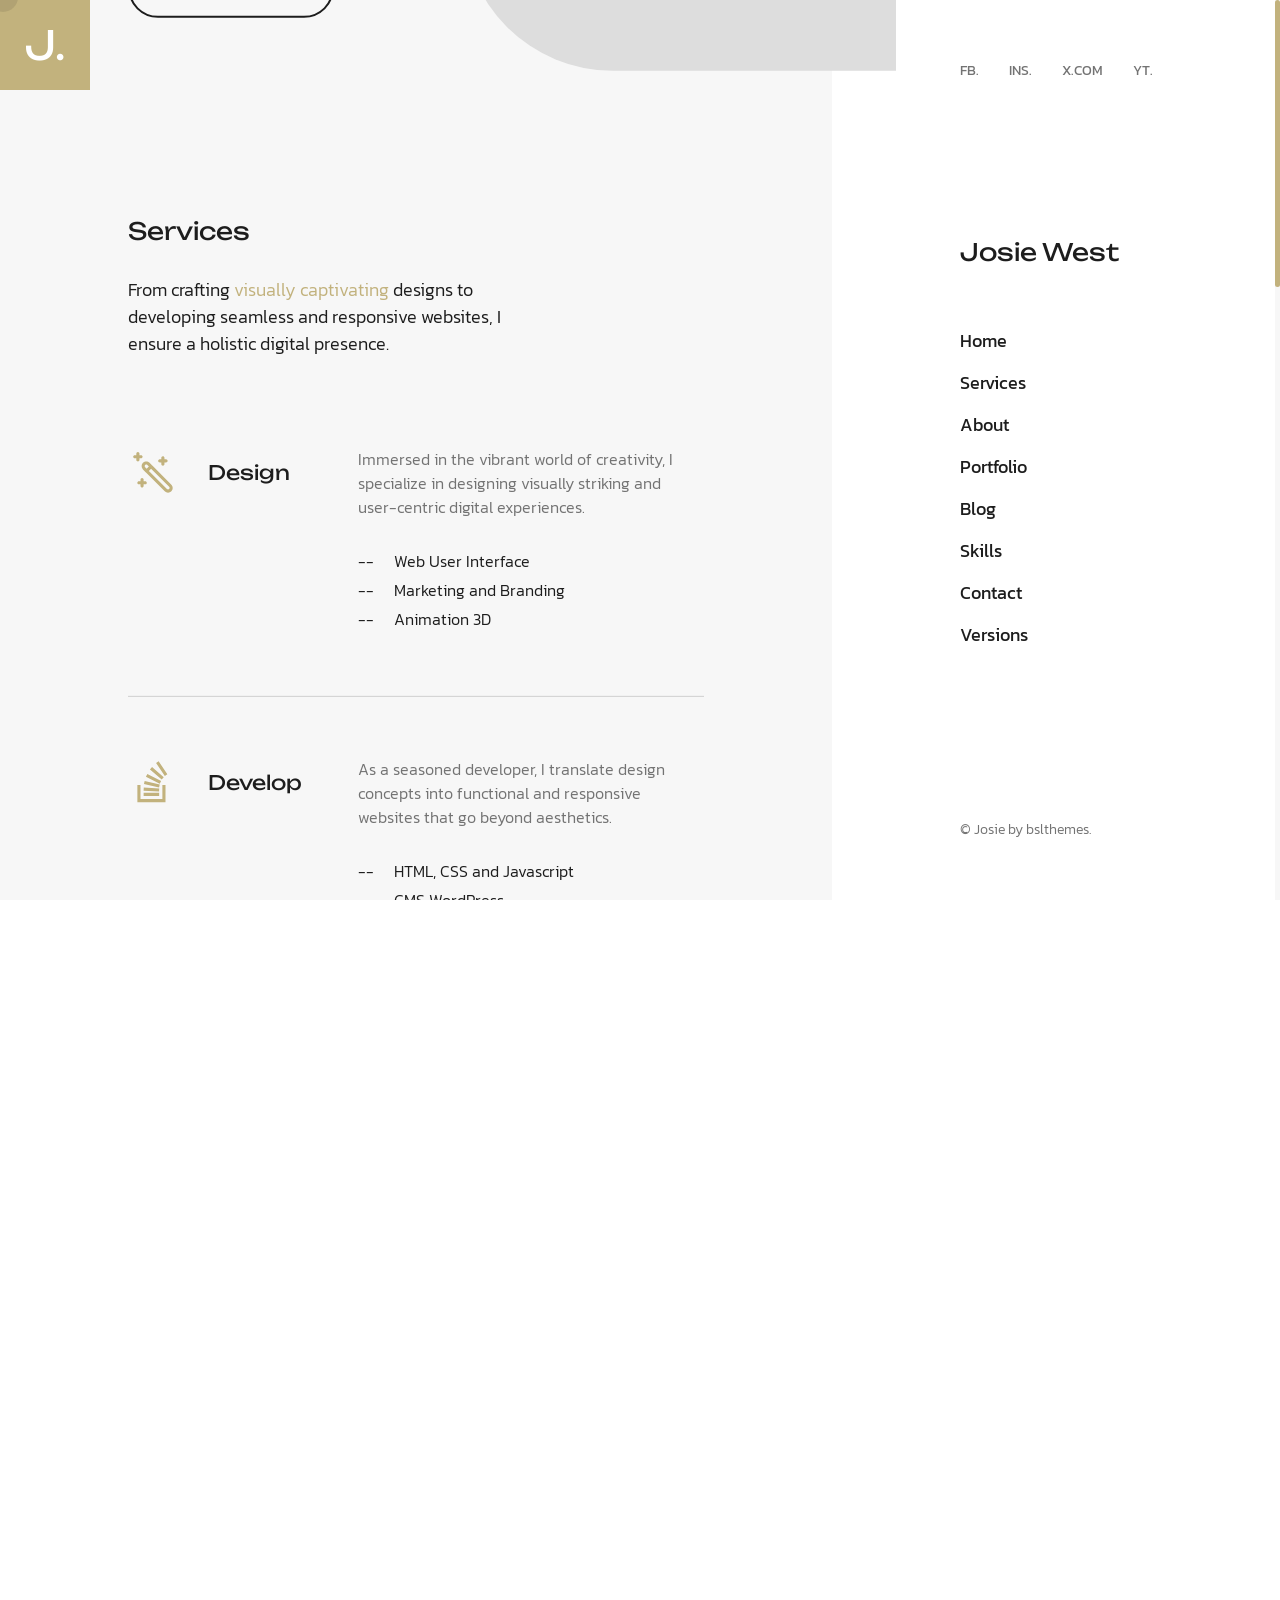
<file: src/main/resources/static/index_old.html>
<!DOCTYPE html>
<html lang="en-US">

<head>

    <title>Josie – Personal Portfolio & CV Resume HTML Template</title>
    <meta http-equiv="Content-Type" content="text/html; charset=utf-8">
    <meta http-equiv="X-UA-Compatible" content="IE=edge">
    <meta name="viewport" content="width=device-width, initial-scale=1">
    <meta name="HandheldFriendly" content="true">
    <meta name="author" content="bslthemes" />

    <!-- grid css -->
    <link rel="stylesheet" href="css/plugins/bootstrap-grid.css">
    <!-- swiper css -->
    <link rel="stylesheet" href="css/plugins/swiper.min.css">
    <!-- okai css -->
    <link rel="stylesheet" href="css/style-light.css">
    <!-- Favicon -->
    <link rel="shortcut icon" href="favicon.ico" type="image/x-icon">
    <link rel="icon" href="favicon.ico" type="image/x-icon">

</head>

<body>

    <!-- wrapper -->
    <div id="smooth-wrapper" class="mil-page-wrapper">

        <!-- preloader -->
        <div class="mil-preloader">
            <div class="mil-h1 mil-fs24">Loading<span class="mil-accent">...</span></div>
            <div class="mil-curtain"></div>
            <div class="mil-load"></div>
        </div>
        <!-- preloader end -->

        <!-- cursor -->
        <div class="mil-cursor-follower"></div>
        <!-- cursor end -->

        <!-- scroll progress -->
        <div class="mil-progress-track">
            <div class="mil-progress"></div>
        </div>
        <!-- scroll progress end -->

        <!-- top panel -->
        <div class="mil-top-panel">
            <a href="../templates/index.html" class="mil-logo mil-c-gone">J.</a>
            <div class="mil-menu-btn"><span></span></div>
        </div>
        <!-- top panel end -->

        <!-- sidebar -->
        <div class="mil-sidebar">
            <ul class="mil-social mil-c-gone">
                <li><a href="https://facebook.com/" target="blank">fb.</a></li>
                <li><a href="https://instagram.com/" target="blank">ins.</a></li>
                <li><a href="https://x.com/" target="blank">x.com</a></li>
                <li><a href="https://youtube.com/" target="blank">yt.</a></li>
            </ul>
            <div>
                <h2 class="mil-fs24 mil-mb60">Josie West</h2>
                <ul class="mil-main-menu mil-onepage-menu mil-c-gone">
                    <li>
                        <a href="#home">Home</a>
                        <ul>
                            <li><a href="../templates/index.html">Onepage</a></li>
                            <li><a href="home-2.html">Multipage</a></li>
                        </ul>
                    </li>
                    <li>
                        <a href="#services">Services</a>
                    </li>
                    <li>
                        <a href="#about">About</a>
                    </li>
                    <li>
                        <a href="#portfolio">Portfolio</a>
                    </li>
                    <li>
                        <a href="#blog">Blog</a>
                    </li>
                    <li>
                        <a href="#skills">Skills</a>
                    </li>
                    <li>
                        <a href="#contact">Contact</a>
                    </li>
                    <li>
                        <a href="#home">Versions</a>
                        <ul>
                            <li>
                                <a href="home-1-dark.html">Switch to Dark</a>
                            </li>
                            <li>
                                <a href="home-2.html">Switch to Multipage</a>
                            </li>
                        </ul>
                    </li>
                </ul>
            </div>
            <p class="mil-soft">© Josie by <a href="https://bslthemes.com" target="blank">bslthemes</a>.</p>
        </div>
        <!-- sidebar end -->

        <!-- content -->
        <div id="smooth-content" class="mil-content">

            <div class="mil-content-frame" id="home">

                <!-- banner -->
                <div class="mil-banner mil-container-out-right">
                    <div class="row mil-aic">
                        <div class="col-xl-6">
                            <div class="mil-banner-text">
                                <p class="mil-suptitle mil-fs16 mil-mb50">Web designer <span class="mil-accent">and</span> Developer</p>
                                <h1 class="mil-fs90 mil-upper mil-mb40"><span class="mil-text-bg">Hello I<span class="mil-accent">’</span>m</span> <span class="mil-text-bg"><span class="mil-accent"><br>Josie</span> West</span></h1>
                                <p class="mil-fs16 mil-shortened mil-soft mil-mb60">I believe that collaboration and creativity are the cornerstones of progress, and I am dedicated to bringing a fresh perspective to every project I undertake.</p>
                                <div class="mil-c-gone"><a href="portfolio.html" class="mil-btn mil-btn-border">Explore my work</a></div>
                            </div>
                        </div>
                        <div class="col-xl-6">
                            <div class="mil-banner-image">
                                <img src="img/1.jpg" alt="portrait" class="mil-scale-img" data-value-1=".73" data-value-2="1.11">
                            </div>
                        </div>
                    </div>
                </div>
                <!-- banner end -->

                <!-- services -->
                <div class="mil-container mil-p-0-30" id="services">
                    <div class="row">
                        <div class="col-lg-8 mil-mb90">
                            <h2 class="mil-fs24 mil-mb30 mil-up">Services</h2>
                            <p class="mil-fs18 mil-up">From crafting <span class="mil-accent">visually captivating</span> designs to developing seamless and responsive websites, I ensure a holistic digital presence.</p>
                        </div>
                        <div class="col-12">
                            <div class="mil-service-item mil-mb60">
                                <div class="mil-icon-part mil-mb30">
                                    <img src="img/icons/1.svg" alt="icon" class="mil-up">
                                    <h3 class="mil-fs20 mil-up">Design</h3>
                                </div>
                                <div class="mil-text-part">
                                    <p class="mil-fs16 mil-soft mil-mb30 mil-up">Immersed in the vibrant world of creativity, I specialize in designing visually striking and user-centric digital experiences.</p>
                                    <ul class="mil-fs16">
                                        <li class="mil-up">Web User Interface</li>
                                        <li class="mil-up">Marketing and Branding</li>
                                        <li class="mil-up">Animation 3D</li>
                                    </ul>
                                </div>
                            </div>
                            <div class="mil-divider mil-mb60 mil-up"></div>
                            <div class="mil-service-item mil-mb60">
                                <div class="mil-icon-part mil-mb30">
                                    <img src="img/icons/2.svg" alt="icon" class="mil-up">
                                    <h3 class="mil-fs20 mil-up">Develop</h3>
                                </div>
                                <div class="mil-text-part">
                                    <p class="mil-fs16 mil-soft mil-mb30 mil-up">As a seasoned developer, I translate design concepts into functional and responsive websites that go beyond aesthetics.</p>
                                    <ul class="mil-fs16">
                                        <li class="mil-up">HTML, CSS and Javascript</li>
                                        <li class="mil-up">CMS WordPress</li>
                                        <li class="mil-up">Webflow</li>
                                    </ul>
                                </div>
                            </div>
                            <div class="mil-divider mil-mb60 mil-up"></div>
                            <div class="mil-service-item mil-mb60">
                                <div class="mil-icon-part mil-mb30">
                                    <img src="img/icons/3.svg" alt="icon" class="mil-up">
                                    <h3 class="mil-fs20 mil-up">Write</h3>
                                </div>
                                <div class="mil-text-part">
                                    <p class="mil-fs16 mil-soft mil-mb30 mil-up">Crafting engaging and engaging content is at the core of my services. I understand the power of words to convey history.</p>
                                    <ul class="mil-fs16">
                                        <li class="mil-up">Blogs</li>
                                        <li class="mil-up">Magazines</li>
                                        <li class="mil-up">Guides and Manuals</li>
                                    </ul>
                                </div>
                            </div>
                            <div class="mil-divider mil-mb60 mil-up"></div>
                            <div class="mil-service-item mil-mb60">
                                <div class="mil-icon-part mil-mb30">
                                    <img src="img/icons/4.svg" alt="icon" class="mil-up">
                                    <h3 class="mil-fs20 mil-up">Promote</h3>
                                </div>
                                <div class="mil-text-part">
                                    <p class="mil-fs16 mil-soft mil-mb30 mil-up">My digital marketing services encompass a strategic blend of SEO, social media management, email campaigns, and more.</p>
                                    <ul class="mil-fs16">
                                        <li class="mil-up">Social Networking</li>
                                        <li class="mil-up">Content Portals</li>
                                        <li class="mil-up">Communities</li>
                                    </ul>
                                </div>
                            </div>
                        </div>
                    </div>
                </div>
                <!-- services end -->

                <!-- about -->
                <div class="mil-container" id="about">
                    <div class="row">
                        <div class="col-lg-8 col-xl-6 mil-mb90">
                            <h2 class="mil-fs24 mil-mb30 mil-up">About</h2>
                            <p class="mil-fs18 mil-up">Hello there! I'm <span class="mil-accent">Josie West</span>, a native New Yorker driven by innovation and a passion for creative expression.</p>
                        </div>
                    </div>
                </div>
                <div class="mil-container-out">
                    <div class="mil-about-banner">
                        <div class="mil-up" style="position: relative; z-index: 2">
                            <div class="mil-sign">Josie</div>
                        </div>
                        <div class="mil-image-frame mil-up">
                            <img src="img/2.png" alt="banner" class="mil-scale-img" data-value-1="1" data-value-2="1.25">
                        </div>
                    </div>
                </div>
                <div class="mil-container mil-p-90-90 mil-1200-p-30-90">
                    <div class="row flex-sm-row-reverse">
                        <div class="col-xl-6" style="position: relative;">
                            <ul class="mil-contact-info mil-mb30 mil-up">
                                <li>
                                    <h6 class="mil-fs16 mil-mb10 mil-up">Email</h6>
                                    <p class="mil-fs16 mil-soft mil-up">josiew@mydomain.com</p>
                                </li>
                                <li>
                                    <h6 class="mil-fs16 mil-mb10 mil-up">Role</h6>
                                    <p class="mil-fs16 mil-soft mil-up">Web Designer and Develop</p>
                                </li>
                                <li>
                                    <h6 class="mil-fs16 mil-mb10 mil-up">Phone</h6>
                                    <p class="mil-fs16 mil-soft mil-up">(300) 300 40 30</p>
                                </li>
                                <li>
                                    <h6 class="mil-fs16 mil-mb10 mil-up">Email</h6>
                                    <div class="mil-up mil-c-gone"><a href="#." class="mil-text-link mil-fs16">Download CV</a></div>
                                </li>
                            </ul>
                        </div>
                        <div class="col-xl-6">
                            <p class="mil-soft mil-fs16 mil-mb30 mil-up">Hello there! I'm Josie West, a native New Yorker driven by innovation and a passion for creative expression. My journey into the digital realm began in the heart of the bustling streets of New York City. Growing up surrounded by the dynamic energy of the city, I developed a keen interest in harnessing technology to improve our digital lives.</p>
                        </div>
                    </div>
                    <div class="row">
                        <div class="col-lg-6">
                            <p class="mil-soft mil-fs16 mil-mb30 mil-up">What sets me apart is not just my technical expertise but also my commitment to sharing great ideas that elevate the digital presence of my clients. I believe that collaboration and creativity are the cornerstones of progress, and I am dedicated to bringing a fresh perspective to every project I undertake.</p>
                        </div>
                        <div class="col-lg-6">
                            <p class="mil-soft mil-fs16 mil-mb30 mil-up">My academic pursuit led me to New York University (NYU), where I delved into the world of arts and letters. It was here that my creative instincts flourished, and I discovered the power of merging artistic concepts with the limitless possibilities of the digital landscape.</p>
                        </div>
                        <div class="col-lg-12">
                            <p class="mil-soft mil-fs16 mil-up">Fuelled by my love for both art and technology, I embarked on a career path that seamlessly blends these two worlds. Currently, I offer Web Design and Development and Digital Marketing services to ambitious companies brimming with incredible potential for success. Whether it's crafting visually captivating websites or devising innovative digital marketing strategies, I thrive on transforming ideas into impactful digital experiences.</p>
                        </div>
                    </div>
                </div>
                <!-- about end -->

                <!-- portfolio -->
                <div class="mil-container" id="portfolio">
                    <div class="row">
                        <div class="col-lg-8 mil-mb90">
                            <h2 class="mil-fs24 mil-mb30 mil-up">Portfolio</h2>
                            <p class="mil-fs18 mil-up">What sets me apart is not just my <span class="mil-accent">technical expertise</span> but also my commitment to sharing great ideas.</p>
                        </div>
                    </div>
                </div>
                <div class="mil-container-out mil-p-0-90">
                    <div class="swiper-container mil-portfolio-slider mil-up mil-c-swipe mil-c-light">
                        <div class="swiper-wrapper">
                            <div class="swiper-slide">
                                <div class="mil-portfolio-item">
                                    <img src="img/portfolio/1.jpg" alt="banner" class="mil-scale-img" data-value-1="1" data-value-2="1.25">
                                    <a href="project.html" class="mil-overlay mil-c-gone">Read more</a>
                                </div>
                            </div>
                            <div class="swiper-slide">
                                <div class="mil-portfolio-item">
                                    <img src="img/portfolio/2.jpg" alt="banner" class="mil-scale-img" data-value-1="1" data-value-2="1.25">
                                    <a href="project.html" class="mil-overlay mil-c-gone">Read more</a>
                                </div>
                            </div>
                            <div class="swiper-slide">
                                <div class="mil-portfolio-item">
                                    <img src="img/portfolio/3.jpg" alt="banner" class="mil-scale-img" data-value-1="1" data-value-2="1.25">
                                    <a href="project.html" class="mil-overlay mil-c-gone">Read more</a>
                                </div>
                            </div>
                            <div class="swiper-slide">
                                <div class="mil-portfolio-item">
                                    <img src="img/portfolio/5.jpg" alt="banner" class="mil-scale-img" data-value-1="1" data-value-2="1.25">
                                    <a href="project.html" class="mil-overlay mil-c-gone">Read more</a>
                                </div>
                            </div>
                        </div>
                    </div>
                    <div class="mil-swiper-pagination mil-tac mil-up"></div>
                </div>
                <!-- portfolio end -->

                <!-- blog -->
                <div class="mil-container mil-p-0-90" id="blog">
                    <div class="row">
                        <div class="col-lg-8 col-xl-6 mil-mb90">
                            <h2 class="mil-fs24 mil-mb30 mil-up">Blog</h2>
                            <p class="mil-fs18 mil-up">My academic pursuit led me to <span class="mil-accent">New York University</span> (NYU), where I delved into the world of arts and letters.</p>
                        </div>
                        <div class="col-12">
                            <div class="swiper-container mil-blog-slider mil-up" style="overflow: hidden">
                                <div class="swiper-wrapper">
                                    <div class="swiper-slide">
                                        <div class="mil-blog-item">
                                            <div class="mil-pub-cover mil-c-swipe mil-c-light">
                                                <img src="img/blog/1.jpg" alt="banner" class="mil-scale-img" data-value-1="1" data-value-2="1.25">
                                                <a href="publication.html" class="mil-overlay mil-c-gone">Read more</a>
                                            </div>
                                            <div class="mil-descr">
                                                <div class="mil-left">
                                                    <h3 class="mil-fs20 mil-mb10 mil-up mil-c-gone"><a href="#." class="mil-c-gone">Design Dynamics: Unraveling a Decade of Graphic Evolution</a></h3>
                                                    <ul class="mil-pub-info mil-up">
                                                        <li><a href="#." class="mil-c-gone">Creativity</a></li>
                                                        <li>3 min ago</li>
                                                    </ul>
                                                </div>
                                                <div class="mil-right">
                                                    <p class="mil-soft mil-fs16 mil-up">Explore the dynamic shifts in graphic design over the past decade, unveiling the evolving trends, technologies, and creative dynamics that have shaped the visual landscape. Join us on a journey through the transformative power of design over the years.</p>
                                                </div>
                                            </div>
                                        </div>
                                    </div>
                                    <div class="swiper-slide">
                                        <div class="mil-blog-item">
                                            <div class="mil-pub-cover mil-c-swipe mil-c-light">
                                                <img src="img/blog/2.jpg" alt="banner" class="mil-scale-img" data-value-1="1" data-value-2="1.25">
                                                <a href="publication.html" class="mil-overlay mil-c-gone">Read more</a>
                                            </div>
                                            <div class="mil-descr">
                                                <div class="mil-left">
                                                    <h3 class="mil-fs20 mil-mb10 mil-up mil-c-gone"><a href="#." class="mil-c-gone">Design Dynamics: Unraveling a Decade of Graphic Evolution</a></h3>
                                                    <ul class="mil-pub-info mil-up">
                                                        <li><a href="#." class="mil-c-gone">Creativity</a></li>
                                                        <li>3 min ago</li>
                                                    </ul>
                                                </div>
                                                <div class="mil-right">
                                                    <p class="mil-soft mil-fs16 mil-up">Explore the dynamic shifts in graphic design over the past decade, unveiling the evolving trends, technologies, and creative dynamics that have shaped the visual landscape. Join us on a journey through the transformative power of design over the years.</p>
                                                </div>
                                            </div>
                                        </div>
                                    </div>
                                    <div class="swiper-slide">
                                        <div class="mil-blog-item">
                                            <div class="mil-pub-cover mil-c-swipe mil-c-light">
                                                <img src="img/blog/3.jpg" alt="banner" class="mil-scale-img" data-value-1="1" data-value-2="1.25">
                                                <a href="publication.html" class="mil-overlay mil-c-gone">Read more</a>
                                            </div>
                                            <div class="mil-descr">
                                                <div class="mil-left">
                                                    <h3 class="mil-fs20 mil-mb10 mil-up mil-c-gone"><a href="#." class="mil-c-gone">Design Dynamics: Unraveling a Decade of Graphic Evolution</a></h3>
                                                    <ul class="mil-pub-info mil-up">
                                                        <li><a href="#." class="mil-c-gone">Creativity</a></li>
                                                        <li>3 min ago</li>
                                                    </ul>
                                                </div>
                                                <div class="mil-right">
                                                    <p class="mil-soft mil-fs16 mil-up">Explore the dynamic shifts in graphic design over the past decade, unveiling the evolving trends, technologies, and creative dynamics that have shaped the visual landscape. Join us on a journey through the transformative power of design over the years.</p>
                                                </div>
                                            </div>
                                        </div>
                                    </div>
                                </div>
                            </div>
                            <div class="mil-swiper-pagination-2 mil-tac mil-up"></div>
                        </div>
                    </div>
                </div>
                <!-- blog end -->

                <!-- skills -->
                <div class="mil-container mil-p-0-90" id="skills">
                    <div class="row">
                        <div class="col-xl-8 mil-mb90">
                            <h2 class="mil-fs24 mil-mb30 mil-up">Skills</h2>
                            <p class="mil-fs18 mil-up">Fuelled by my love for both <span class="mil-accent">art and technology</span>, I embarked on a career path that seamlessly blends these two worlds.</p>
                        </div>
                        <div class="col-12">
                            <p class="mil-suptitle mil-fs14 mil-mb10 mil-up">UI/UX</p>
                            <div class="mil-prog-track mil-mb60 mil-add-class mil-up">
                                <div class="mil-prog" data-number="75"></div>
                            </div>
                            <p class="mil-suptitle mil-fs14 mil-mb10 mil-up">WordPress</p>
                            <div class="mil-prog-track mil-mb60 mil-add-class mil-up">
                                <div class="mil-prog" data-number="85"></div>
                            </div>
                            <p class="mil-suptitle mil-fs14 mil-mb10 mil-up">Figma</p>
                            <div class="mil-prog-track mil-mb60 mil-add-class mil-up">
                                <div class="mil-prog" data-number="70"></div>
                            </div>
                            <p class="mil-suptitle mil-fs14 mil-mb10 mil-up">Generative AI</p>
                            <div class="mil-prog-track mil-mb60 mil-add-class mil-up">
                                <div class="mil-prog" data-number="65"></div>
                            </div>
                            <p class="mil-suptitle mil-fs14 mil-mb10 mil-up">Google Analytics</p>
                            <div class="mil-prog-track mil-mb90 mil-add-class mil-up">
                                <div class="mil-prog" data-number="80"></div>
                            </div>
                            <p class="mil-soft mil-fs16 mil-up">It is a long established fact that a reader will be distracted by the readable content of a page when looking at its layout. The point of using Lorem Ipsum is that it has a more-or-less normal distribution of letters, as opposed to using 'Content here, content here', making it look like readable English.</p>
                        </div>
                    </div>
                </div>
                <!-- skills end -->

                <!-- experience -->
                <div class="mil-container mil-p-0-30">
                    <div class="row">
                        <div class="col-xl-8 mil-mb60">
                            <h2 class="mil-fs24 mil-up">Experience</h2>
                        </div>
                        <div class="col-md-6">
                            <div class="mil-exp-item mil-mb60">
                                <div class="mil-date mil-up">
                                    <span class="mil-soft">2024</span> - <span class="mil-accent">Present</span>
                                </div>
                                <div>
                                    <h6 class="mil-fs16 mil-mb10 mil-up">Web User Interface</h6>
                                    <p class="mil-fs16 mil-soft mil-up">( Pixel Pioneer )</p>
                                </div>
                            </div>
                        </div>
                        <div class="col-md-6">
                            <div class="mil-exp-item mil-mb60">
                                <div class="mil-date mil-up">
                                    <span class="mil-soft">2024</span> - <span class="mil-accent">Present</span>
                                </div>
                                <div>
                                    <h6 class="mil-fs16 mil-mb10 mil-up">Animation 3D</h6>
                                    <p class="mil-fs16 mil-soft mil-up">( Digital Artisan )</p>
                                </div>
                            </div>
                        </div>
                        <div class="col-md-6">
                            <div class="mil-exp-item mil-mb60">
                                <div class="mil-date mil-up">
                                    <span class="mil-soft">2024</span> - <span class="mil-accent">Present</span>
                                </div>
                                <div>
                                    <h6 class="mil-fs16 mil-mb10 mil-up">Frontend</h6>
                                    <p class="mil-fs16 mil-soft mil-up">( Code Connoisseur )</p>
                                </div>
                            </div>
                        </div>
                        <div class="col-md-6">
                            <div class="mil-exp-item mil-mb60">
                                <div class="mil-date mil-up">
                                    <span class="mil-soft">2024</span> - <span class="mil-accent">Present</span>
                                </div>
                                <div>
                                    <h6 class="mil-fs16 mil-mb10 mil-up">Branding Design</h6>
                                    <p class="mil-fs16 mil-soft mil-up">( Brand Illuminator )</p>
                                </div>
                            </div>
                        </div>
                    </div>
                </div>
                <!-- experience end -->

                <!-- contact -->
                <div class="mil-container" id="contact">
                    <div class="row">
                        <div class="col-xl-8 mil-mb60">
                            <h2 class="mil-fs24 mil-mb30 mil-up">Contact</h2>
                            <p class="mil-fs18 mil-up">I believe that <span class="mil-accent">collaboration and creativity</span> are the cornerstones of progress, and I am dedicated to bringing a fresh perspective.</p>
                        </div>
                    </div>
                    <div class="mil-divider mil-mb60 mil-up"></div>
                    <div class="row mil-mb30">
                        <div class="col-md-4 mil-mb60">
                            <h6 class="mil-fs16 mil-mb10 mil-up">Email</h6>
                            <p class="mil-fs16 mil-soft mil-up">josiew@mydomain.com</p>
                        </div>
                        <div class="col-md-4 mil-mb60">
                            <h6 class="mil-fs16 mil-mb10 mil-up">Address</h6>
                            <p class="mil-fs16 mil-soft mil-up">New York 11210, USA</p>
                        </div>
                        <div class="col-md-4 mil-mb60">
                            <h6 class="mil-fs16 mil-mb10 mil-up">Phone</h6>
                            <p class="mil-fs16 mil-soft mil-up">(300) 300 40 30</p>
                        </div>
                    </div>
                </div>
                <div class="mil-container-out">
                    <div class="mil-about-banner">
                        <div class="mil-image-frame mil-up">
                            <img src="img/3.jpg" alt="banner" class="mil-scale-img" data-value-1="1" data-value-2="1.25">
                        </div>
                    </div>
                </div>
                <div class="mil-container mil-p-90-90">
                    <form>
                        <div class="row">
                            <div class="col-md-6 mil-mb60">
                                <input type="text" placeholder="What's your name">
                            </div>
                            <div class="col-md-6 mil-mb60">
                                <input type="text" placeholder="Your email">
                            </div>
                            <div class="col-lg-12 mil-mb60">
                                <textarea rows="10" placeholder="Tell us about our project"></textarea>
                            </div>
                            <div class="mil-jcb mil-aic">
                                <p class="mil-fs14 mil-soft" style="padding-right: 15px;">* We promise not to disclose your personal information to third parties.</p>
                                <div class="mil-c-gone"><button type="submit" class="mil-btn">Send message</button></div>
                            </div>
                        </div>
                    </form>
                </div>
                <!-- contact end -->

            </div>

        </div>
        <!-- content -->

    </div>
    <!-- wrapper end -->

    <!-- gsap js -->
    <script src="js/plugins/gsap.min.js"></script>
    <!-- scroll smoother -->
    <script src="js/plugins/ScrollSmoother.min.js"></script>
    <!-- scroll trigger js -->
    <script src="js/plugins/ScrollTrigger.min.js"></script>
    <!-- scroll to js -->
    <script src="js/plugins/ScrollTo.min.js"></script>
    <!-- swiper js -->
    <script src="js/plugins/swiper.min.js"></script>
    <!-- okai js -->
    <script src="js/main.js"></script>

</body>

</html>
</file>
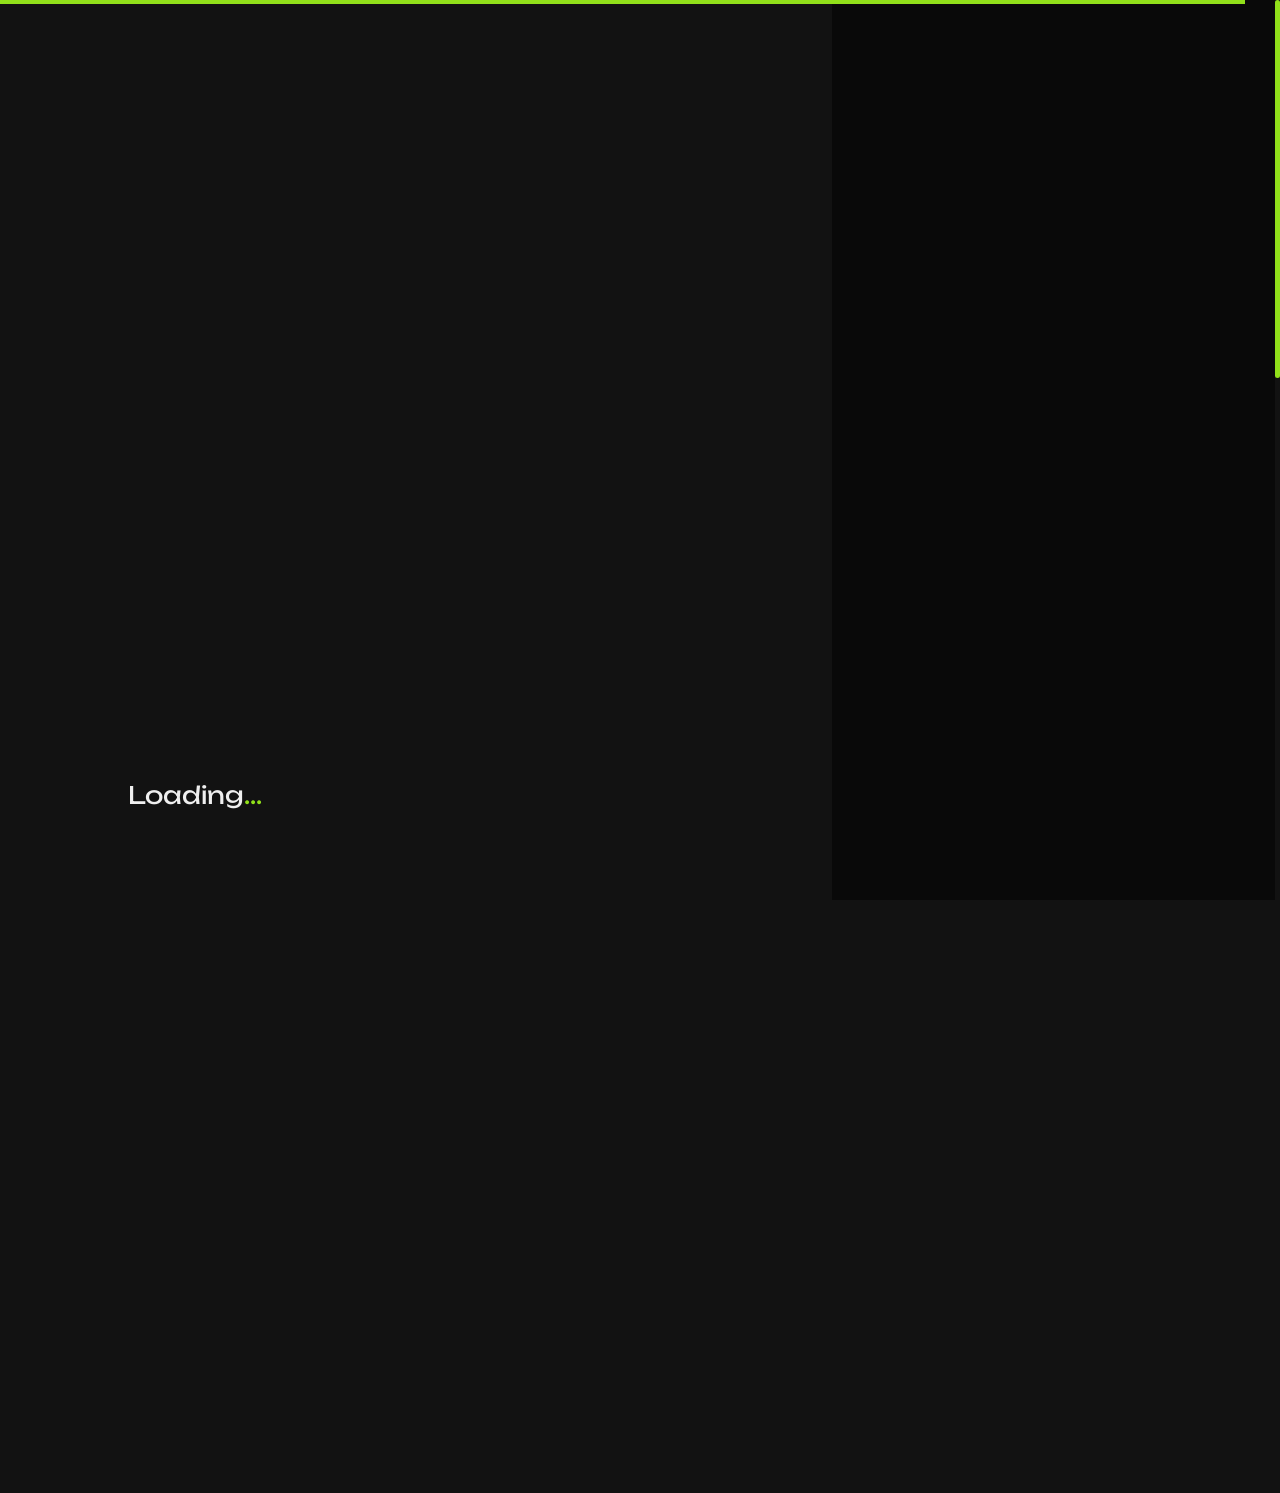
<file: src/main/resources/static/portfolio-dark.html>
<!DOCTYPE html>
<html lang="en-US">

<head>

    <title>Josie – Personal Portfolio & CV Resume HTML Template</title>
    <meta http-equiv="Content-Type" content="text/html; charset=utf-8">
    <meta http-equiv="X-UA-Compatible" content="IE=edge">
    <meta name="viewport" content="width=device-width, initial-scale=1">
    <meta name="HandheldFriendly" content="true">
    <meta name="author" content="bslthemes" />

    <!-- grid css -->
    <link rel="stylesheet" href="css/plugins/bootstrap-grid.css">
    <!-- swiper css -->
    <link rel="stylesheet" href="css/plugins/swiper.min.css">
    <!-- okai css -->
    <link rel="stylesheet" href="css/style-dark.css">
    <!-- Favicon -->
    <link rel="shortcut icon" href="favicon.ico" type="image/x-icon">
    <link rel="icon" href="favicon.ico" type="image/x-icon">

</head>

<body>

    <!-- wrapper -->
    <div id="smooth-wrapper" class="mil-page-wrapper">
        
        <!-- preloader -->
        <div class="mil-preloader">
            <div class="mil-h1 mil-fs24">Loading<span class="mil-accent">...</span></div>
            <div class="mil-curtain"></div>
            <div class="mil-load"></div>
        </div>
        <!-- preloader end -->

        <!-- cursor -->
        <div class="mil-cursor-follower"></div>
        <!-- cursor end -->

        <!-- scroll progress -->
        <div class="mil-progress-track">
            <div class="mil-progress"></div>
        </div>
        <!-- scroll progress end -->

        <!-- top panel -->
        <div class="mil-top-panel">
            <a href="home-1-dark.html" class="mil-logo mil-c-gone">J.</a>
            <div class="mil-menu-btn"><span></span></div>
        </div>
        <!-- top panel end -->

        <!-- sidebar -->
        <div class="mil-sidebar">
            <ul class="mil-social mil-c-gone">
                <li><a href="https://facebook.com/" target="blank">fb.</a></li>
                <li><a href="https://instagram.com/" target="blank">ins.</a></li>
                <li><a href="https://x.com/" target="blank">x.com</a></li>
                <li><a href="https://youtube.com/" target="blank">yt.</a></li>
            </ul>
            <div class="mil-menu-frame">
                <h2 class="mil-fs24 mil-mb60">Josie West</h2>
                <ul class="mil-main-menu mil-c-gone">
                    <li>
                        <a href="#.">Home</a>
                        <ul>
                            <li><a href="home-1-dark.html">Onepage</a></li>
                            <li><a href="home-2-dark.html">Multipage</a></li>
                        </ul>
                    </li>
                    <li>
                        <a href="services-dark.html">Services</a>
                    </li>
                    <li>
                        <a href="about-dark.html">About</a>
                    </li>
                    <li>
                        <a href="#.">Portfolio</a>
                        <ul>
                            <li><a href="portfolio-dark.html">List</a></li>
                            <li><a href="project-dark.html">Project</a></li>
                        </ul>
                    </li>
                    <li>
                        <a href="#.">Blog</a>
                        <ul>
                            <li><a href="blog-dark.html">List</a></li>
                            <li><a href="publication-dark.html">Publication</a></li>
                        </ul>
                    </li>
                    <li>
                        <a href="#.">Pages</a>
                        <ul>
                            <li><a href="skills-dark.html">Skills</a></li>
                            <li><a href="contact-dark.html">Contact</a></li>
                            <li><a href="pp-dark.html">Privacy Policy</a></li>
                            <li><a href="404-dark.html">404</a></li>
                        </ul>
                    </li>
                    <li>
                        <a href="#.">Versions</a>
                        <ul>
                            <li>
                                <a href="home-2.html">Switch to Light</a>
                            </li>
                            <li>
                                <a href="home-1-dark.html">Switch to Onepage</a>
                            </li>
                        </ul>
                    </li>
                </ul>
            </div>
            <p class="mil-soft">© Josie by <a href="https://bslthemes.com" target="blank">bslthemes</a>.</p>
        </div>
        <!-- sidebar end -->

        <!-- content -->
        <div id="smooth-content" class="mil-content">

            <div class="mil-content-frame" id="home">

                <!-- portfolio -->
                <div class="mil-container mil-p-90-90" id="portfolio">
                    <div class="row">
                        <div class="col-lg-8 mil-mb90">
                            <h2 class="mil-fs24 mil-mb30 mil-up">Portfolio</h2>
                            <p class="mil-fs18 mil-up">What sets me apart is not just my <span class="mil-accent">technical expertise</span> but also my commitment to sharing great ideas.</p>
                        </div>
                        <div class="col-12">
                            <ul class="mil-filter mil-mb60 mil-up">
                                <li><a href="#." class="mil-active">All</a></li>
                                <li><a href="#.">Design</a></li>
                                <li><a href="#.">Code</a></li>
                                <li><a href="#.">Marketing</a></li>
                            </ul>
                        </div>
                    </div>
                    <div class="row">
                        <div class="col-lg-12">
                            <a href="project-dark.html" class="mil-portfolio-item mil-long mil-mb30 mil-up mil-c-view mil-c-light">
                                <img src="img/portfolio/2.jpg" alt="banner" class="mil-scale-img" data-value-1="1" data-value-2="1.25">
                            </a>
                        </div>
                        <div class="col-lg-6">
                            <a href="project-dark.html" class="mil-portfolio-item mil-square mil-mb30 mil-up mil-c-view mil-c-light">
                                <img src="img/portfolio/3.jpg" alt="banner" class="mil-scale-img" data-value-1="1" data-value-2="1.25">
                            </a>
                        </div>
                        <div class="col-lg-6">
                            <a href="project-dark.html" class="mil-portfolio-item mil-square mil-mb30 mil-up mil-c-view mil-c-light">
                                <img src="img/portfolio/1.jpg" alt="banner" class="mil-scale-img" data-value-1="1" data-value-2="1.25">
                            </a>
                        </div>
                        <div class="col-lg-12">
                            <a href="project-dark.html" class="mil-portfolio-item mil-long mil-mb30 mil-up mil-c-view mil-c-light">
                                <img src="img/portfolio/4.jpg" alt="banner" class="mil-scale-img" data-value-1="1" data-value-2="1.25">
                            </a>
                        </div>
                    </div>
                    <div class="mil-pagination mil-up mil-c-gone">
                        <a href="#." class="mil-pag-arrow mil-prev">←</a>
                        <ul>
                            <li><a href="#">01</a></li>
                            <li><a href="#" class="mil-active">02</a></li>
                            <li><a href="#">..</a></li>
                            <li><a href="#">20</a></li>
                        </ul>
                        <a href="#." class="mil-pag-arrow mil-next">←</a>
                    </div>
                </div>
                <!-- portfolio end -->

            </div>

        </div>
        <!-- content -->

    </div>
    <!-- wrapper end -->

    <!-- gsap js -->
    <script src="js/plugins/gsap.min.js"></script>
    <!-- scroll smoother -->
    <script src="js/plugins/ScrollSmoother.min.js"></script>
    <!-- scroll trigger js -->
    <script src="js/plugins/ScrollTrigger.min.js"></script>
    <!-- scroll to js -->
    <script src="js/plugins/ScrollTo.min.js"></script>
    <!-- swiper js -->
    <script src="js/plugins/swiper.min.js"></script>
    <!-- okai js -->
    <script src="js/main.js"></script>

</body>

</html>
</file>
<file: src/main/resources/static/css/style-dark.css>
/* -------------------------------------------

Name:       Josie
Version:    1.0
Author:	    bslthemes
Website:    https://bslthemes.com/
Developer:	millerDigitalDesign (https://themeforest.net/user/millerdigitaldesign/)

------------------------------------------- */
/*--------------------------------------------

1. common
    - main
    - settings
    - typography
    - social
    - slider
    - cursor
    - scrollbar
    - pagination
    - filter
    - form
    - buttons
    - spaces
2. components
    - preloader
    - top panel
    - sidebar
    - content
    - menu
    - banner
    - services
    - about
    - portfolio
    - blog
    - skills
    - experience
    - 404
3. dark mode settings

--------------------------------------------*/
/* -------------------------------------------

fonts

------------------------------------------- */
@import url("https://fonts.googleapis.com/css2?family=Kanit:ital,wght@0,100;0,200;0,300;0,400;0,500;0,600;0,700;0,800;0,900;1,100;1,200;1,300;1,400;1,500;1,600;1,700;1,800;1,900&family=Sacramento&family=Unbounded:wght@200..900&display=swap");
/* -------------------------------------------

colors

------------------------------------------- */
/* -------------------------------------------

transition

------------------------------------------- */
/* -------------------------------------------

main

------------------------------------------- */
*,
*:before,
*:after {
  -webkit-box-sizing: border-box;
          box-sizing: border-box;
  padding: 0;
  margin: 0;
}

body {
  font-family: "Kanit", sans-serif;
  color: #EFEFEF;
  font-weight: 300;
  font-size: 14px;
}

.mil-page-wrapper {
  position: relative;
  overflow: hidden;
}

/* -------------------------------------------

settings

------------------------------------------- */
.mil-relative {
  position: relative;
  z-index: 1;
}

.mil-df {
  display: -webkit-box;
  display: -ms-flexbox;
  display: flex;
}

.mil-aic {
  display: -webkit-box;
  display: -ms-flexbox;
  display: flex;
  -webkit-box-align: center;
      -ms-flex-align: center;
          align-items: center;
}

.mil-aie {
  display: -webkit-box;
  display: -ms-flexbox;
  display: flex;
  -webkit-box-align: end;
      -ms-flex-align: end;
          align-items: flex-end;
}

.mil-ais {
  display: -webkit-box;
  display: -ms-flexbox;
  display: flex;
  -webkit-box-align: start;
      -ms-flex-align: start;
          align-items: flex-start;
}

.mil-jcc {
  display: -webkit-box;
  display: -ms-flexbox;
  display: flex;
  -webkit-box-pack: center;
      -ms-flex-pack: center;
          justify-content: center;
}

.mil-jce {
  display: -webkit-box;
  display: -ms-flexbox;
  display: flex;
  -webkit-box-pack: end;
      -ms-flex-pack: end;
          justify-content: flex-end;
}

.mil-jcs {
  display: -webkit-box;
  display: -ms-flexbox;
  display: flex;
  -webkit-box-pack: start;
      -ms-flex-pack: start;
          justify-content: flex-start;
}

.mil-jcb {
  display: -webkit-box;
  display: -ms-flexbox;
  display: flex;
  -webkit-box-pack: justify;
      -ms-flex-pack: justify;
          justify-content: space-between;
}

.mil-tac {
  text-align: center;
}

.mil-tar {
  text-align: right;
}

@media (max-width: 992px) {
  .mil-992-jcs {
    display: -webkit-box;
    display: -ms-flexbox;
    display: flex;
    -webkit-box-pack: start;
        -ms-flex-pack: start;
            justify-content: flex-start;
  }
  .mil-992-jcc {
    display: -webkit-box;
    display: -ms-flexbox;
    display: flex;
    -webkit-box-pack: center;
        -ms-flex-pack: center;
            justify-content: center;
  }
  .mil-992-tac {
    text-align: center;
  }
  .mil-992-tal {
    text-align: left;
  }
}
@media (max-width: 768px) {
  .mil-768-jcc {
    display: -webkit-box;
    display: -ms-flexbox;
    display: flex;
    -webkit-box-pack: center;
        -ms-flex-pack: center;
            justify-content: center;
  }
  .mil-768-tac {
    text-align: center;
  }
  .mil-768-tal {
    text-align: left;
  }
}
/* -------------------------------------------

typography

------------------------------------------- */
h1,
h2,
h3,
h4,
h5,
h6,
.mil-h1 {
  font-family: "Unbounded", sans-serif;
  color: #EFEFEF;
  font-weight: 400;
  line-height: normal;
  color: #EFEFEF;
}

.mil-fs14 {
  font-size: 14px;
}
@media (max-width: 768px) {
  .mil-fs14 {
    font-size: 12px;
  }
}

.mil-fs16 {
  font-size: 16px;
}
@media (max-width: 768px) {
  .mil-fs16 {
    font-size: 14px;
  }
}

.mil-fs18 {
  font-size: 18px;
}
@media (max-width: 768px) {
  .mil-fs18 {
    font-size: 16px;
  }
}

.mil-fs20 {
  font-size: 20px;
}
@media (max-width: 768px) {
  .mil-fs20 {
    font-size: 18px;
  }
}

.mil-fs24 {
  font-size: 24px;
}
@media (max-width: 768px) {
  .mil-fs24 {
    font-size: 22px;
  }
}

.mil-fs90 {
  font-size: calc(1rem + 3.5vw);
}

.mil-light {
  color: #090909;
}

.mil-dark {
  color: #EFEFEF;
}

.mil-soft {
  color: #949494;
}

.mil-accent {
  color: #91E01A;
}

.mil-upper {
  text-transform: uppercase;
}

.mil-shortened {
  width: 80%;
}

.mil-text-bg {
  background-color: #121212;
  padding-right: 20px;
}

.mil-text-link {
  color: #91E01A;
  position: relative;
}
.mil-text-link:before {
  content: "";
  width: 0;
  height: 1px;
  background-color: #91E01A;
  position: absolute;
  bottom: 2px;
  -webkit-transition: 0.2s cubic-bezier(0, 0, 0.3642, 1);
  transition: 0.2s cubic-bezier(0, 0, 0.3642, 1);
}
.mil-text-link:hover:before {
  width: 100%;
}

a {
  text-decoration: none;
  color: inherit;
}

.mil-suptitle {
  color: #EFEFEF;
  font-weight: 400;
  text-transform: uppercase;
  letter-spacing: 2px;
}

blockquote {
  padding: 30px 60px;
  border-left: solid 2px #91E01A;
}

/* -------------------------------------------

social

------------------------------------------- */
.mil-social {
  display: -webkit-box;
  display: -ms-flexbox;
  display: flex;
  position: relative;
}
.mil-social li {
  list-style-type: none;
  margin-right: 30px;
}
.mil-social li a {
  text-transform: uppercase;
  font-size: 14px;
  font-weight: 400;
  color: #949494;
  -webkit-transition: 0.2s cubic-bezier(0, 0, 0.3642, 1);
  transition: 0.2s cubic-bezier(0, 0, 0.3642, 1);
}
.mil-social li a:hover {
  color: #EFEFEF;
}
.mil-social li:last-child {
  margin-right: 0;
}
@media (max-width: 992px) {
  .mil-social {
    display: none;
  }
}

/* -------------------------------------------

slider

------------------------------------------- */
.mil-swiper-pagination,
.mil-swiper-pagination-2 {
  font-size: 16px;
  padding-top: 60px;
  color: #EFEFEF;
  font-weight: 400;
  text-transform: uppercase;
  letter-spacing: 2px;
}

/* -------------------------------------------

cursor

------------------------------------------- */
.mil-cursor-follower {
  margin-top: -1.4%;
  margin-left: -0.9%;
  -webkit-transform: scale(1);
          transform: scale(1);
  display: -webkit-box;
  display: -ms-flexbox;
  display: flex;
  -webkit-box-align: center;
      -ms-flex-align: center;
          align-items: center;
  -webkit-box-pack: center;
      -ms-flex-pack: center;
          justify-content: center;
  position: absolute;
  background-color: rgba(239, 239, 239, 0.1);
  width: 30px;
  height: 30px;
  border-radius: 100%;
  -webkit-user-select: none;
     -moz-user-select: none;
      -ms-user-select: none;
          user-select: none;
  pointer-events: none;
  z-index: 9999999;
  -webkit-transition: background-color 0.4s cubic-bezier(0, 0, 0.3642, 1), -webkit-transform 0.4s cubic-bezier(0.75, -1, 0.3, 2.33);
  transition: background-color 0.4s cubic-bezier(0, 0, 0.3642, 1), -webkit-transform 0.4s cubic-bezier(0.75, -1, 0.3, 2.33);
  transition: transform 0.4s cubic-bezier(0.75, -1, 0.3, 2.33), background-color 0.4s cubic-bezier(0, 0, 0.3642, 1);
  transition: transform 0.4s cubic-bezier(0.75, -1, 0.3, 2.33), background-color 0.4s cubic-bezier(0, 0, 0.3642, 1), -webkit-transform 0.4s cubic-bezier(0.75, -1, 0.3, 2.33);
}
.mil-cursor-follower:after {
  content: "iiiiii";
  min-height: 7px;
  min-width: 50px;
  text-align: center;
  border-radius: 10px;
  position: absolute;
  opacity: 0;
  -webkit-transform: scale(0);
          transform: scale(0);
  text-transform: uppercase;
  font-size: 14px;
  font-weight: 400;
  letter-spacing: 2px;
  color: #EFEFEF;
  -webkit-transition: 0.2s cubic-bezier(0, 0, 0.3642, 1);
  transition: 0.2s cubic-bezier(0, 0, 0.3642, 1);
  -webkit-transition-delay: 0s;
          transition-delay: 0s;
}
.mil-cursor-follower.mil-light-active, .mil-cursor-follower.mil-dark-active, .mil-cursor-follower.mil-gone-active, .mil-cursor-follower.mil-view-active, .mil-cursor-follower.mil-next-active, .mil-cursor-follower.mil-read-active, .mil-cursor-follower.mil-swipe-active {
  background-color: #91E01A;
  -webkit-transform: scale(3);
          transform: scale(3);
  -webkit-filter: drop-shadow(0px 2px 4px rgba(239, 239, 239, 0.1));
          filter: drop-shadow(0px 2px 4px rgba(239, 239, 239, 0.1));
}
.mil-cursor-follower.mil-light-active:after, .mil-cursor-follower.mil-dark-active:after, .mil-cursor-follower.mil-gone-active:after, .mil-cursor-follower.mil-view-active:after, .mil-cursor-follower.mil-next-active:after, .mil-cursor-follower.mil-read-active:after, .mil-cursor-follower.mil-swipe-active:after {
  -webkit-transition-delay: 0.2s;
          transition-delay: 0.2s;
  opacity: 1;
  -webkit-transform: scale(0.33);
          transform: scale(0.33);
}
.mil-cursor-follower.mil-light-active {
  background-color: #090909;
}
.mil-cursor-follower.mil-light-active:after {
  color: #EFEFEF;
}
.mil-cursor-follower.mil-dark-active {
  background-color: #EFEFEF;
}
.mil-cursor-follower.mil-dark-active:after {
  color: #090909;
  -webkit-filter: invert(80%);
          filter: invert(80%);
}
.mil-cursor-follower.mil-gone-active {
  background-color: rgba(9, 9, 9, 0.1);
  -webkit-transform: scale(0);
          transform: scale(0);
}
.mil-cursor-follower.mil-gone-active:after {
  content: ".";
}
.mil-cursor-follower.mil-next-active:after {
  content: "next";
}
.mil-cursor-follower.mil-view-active:after {
  content: "view";
}
.mil-cursor-follower.mil-read-active:after {
  content: "read";
}
.mil-cursor-follower.mil-swipe-active:after {
  content: url('data:image/svg+xml,<svg width="31" height="31" viewBox="0 0 31 31" fill="none" xmlns="http://www.w3.org/2000/svg"><path d="M29.4364 14.3667C29.4101 14.342 29.3824 14.3188 29.3535 14.2972L24.653 9.59663C24.5636 9.50467 24.4568 9.4314 24.3389 9.38106C24.2209 9.33073 24.0941 9.30434 23.9659 9.30344C23.8376 9.30253 23.7105 9.32712 23.5918 9.37578C23.4732 9.42444 23.3654 9.4962 23.2747 9.58689C23.184 9.67757 23.1122 9.78538 23.0636 9.90404C23.0149 10.0227 22.9903 10.1498 22.9912 10.2781C22.9921 10.4063 23.0185 10.5331 23.0688 10.6511C23.1192 10.7691 23.1925 10.8758 23.2844 10.9652L26.4226 14.1034L3.72315 14.1034L6.86129 10.9652C6.9541 10.8749 7.02784 10.7669 7.07815 10.6476C7.12846 10.5283 7.15432 10.4001 7.1542 10.2706C7.15408 10.1411 7.12797 10.013 7.07743 9.89378C7.02688 9.77456 6.95293 9.6667 6.85996 9.57659C6.67587 9.39817 6.42852 9.30007 6.17218 9.30383C5.91585 9.30759 5.67147 9.41289 5.4927 9.59663L0.806869 14.2825C0.68112 14.372 0.578597 14.4902 0.507853 14.6274C0.43711 14.7646 0.400197 14.9167 0.400197 15.071C0.400197 15.2253 0.437109 15.3775 0.507853 15.5146C0.578596 15.6518 0.68112 15.7701 0.806869 15.8596L5.4927 20.5454C5.58209 20.6373 5.68888 20.7106 5.80684 20.761C5.9248 20.8113 6.05158 20.8377 6.17983 20.8386C6.30808 20.8395 6.43522 20.8149 6.55389 20.7662C6.67255 20.7176 6.78035 20.6458 6.87104 20.5551C6.96173 20.4644 7.03348 20.3566 7.08214 20.238C7.1308 20.1193 7.15539 19.9922 7.15449 19.8639C7.15358 19.7357 7.12719 19.6089 7.07686 19.4909C7.02653 19.373 6.95325 19.2662 6.86129 19.1768L3.72315 16.0386L26.4226 16.0386L23.2844 19.1768C23.1925 19.2662 23.1192 19.373 23.0688 19.4909C23.0185 19.6089 22.9921 19.7357 22.9912 19.8639C22.9903 19.9922 23.0149 20.1193 23.0636 20.238C23.1122 20.3566 23.184 20.4644 23.2747 20.5551C23.3654 20.6458 23.4732 20.7176 23.5918 20.7662C23.7105 20.8149 23.8376 20.8395 23.9659 20.8386C24.0941 20.8377 24.2209 20.8113 24.3389 20.761C24.4568 20.7106 24.5636 20.6373 24.653 20.5454L29.3562 15.8422C29.4684 15.7573 29.5607 15.649 29.6267 15.5248C29.6927 15.4006 29.7309 15.2635 29.7385 15.123C29.7461 14.9826 29.7231 14.8421 29.6709 14.7115C29.6187 14.5809 29.5387 14.4632 29.4364 14.3667Z" fill="black"/></svg>');
  margin-top: 1px;
}
@media (max-width: 768px) {
  .mil-cursor-follower {
    display: none;
  }
}

.mil-c-swipe {
  cursor: -webkit-grab;
  cursor: grab;
}

/* -------------------------------------------

scrollbar

------------------------------------------- */
::-webkit-scrollbar {
  display: none;
}

.mil-progress-track {
  position: fixed;
  z-index: 999999999999;
  top: 0;
  right: 0;
  height: 100%;
  width: 5px;
  background-color: #121212;
}
.mil-progress-track .mil-progress {
  background-color: #91E01A;
  height: 0;
  width: 5px;
  border-radius: 4px;
  -webkit-transition: 0.4s cubic-bezier(0, 0, 0.3642, 1);
  transition: 0.4s cubic-bezier(0, 0, 0.3642, 1);
}
@media screen and (max-width: 768px) {
  .mil-progress-track {
    display: none;
  }
}

/* -------------------------------------------

pagination

------------------------------------------- */
.mil-pagination {
  margin-top: 60px;
  position: relative;
  display: -webkit-box;
  display: -ms-flexbox;
  display: flex;
  -webkit-box-pack: justify;
      -ms-flex-pack: justify;
          justify-content: space-between;
  -webkit-box-align: center;
      -ms-flex-align: center;
          align-items: center;
}
.mil-pagination:before {
  content: "";
  height: 1px;
  width: 100%;
  background-color: rgba(148, 148, 148, 0.3);
  position: absolute;
  top: 50%;
}
.mil-pagination ul {
  display: -webkit-box;
  display: -ms-flexbox;
  display: flex;
  -webkit-box-align: center;
      -ms-flex-align: center;
          align-items: center;
}
.mil-pagination ul li {
  margin-right: 10px;
  list-style-type: none;
}
.mil-pagination ul li:last-child {
  margin-right: 0;
}
.mil-pagination a {
  position: relative;
  background-color: #121212;
  display: block;
  border: solid 1px rgba(148, 148, 148, 0.3);
  height: 60px;
  width: 60px;
  display: -webkit-box;
  display: -ms-flexbox;
  display: flex;
  -webkit-box-pack: center;
      -ms-flex-pack: center;
          justify-content: center;
  -webkit-box-align: center;
      -ms-flex-align: center;
          align-items: center;
  border-radius: 50%;
  color: rgba(148, 148, 148, 0.3);
  font-weight: 400;
  text-transform: uppercase;
  letter-spacing: 2px;
  -webkit-transition: 0.4s cubic-bezier(0, 0, 0.3642, 1);
  transition: 0.4s cubic-bezier(0, 0, 0.3642, 1);
}
.mil-pagination a:hover {
  border: solid 1px #EFEFEF;
  color: #EFEFEF;
  -webkit-transform: scale(1.03);
          transform: scale(1.03);
}
.mil-pagination a.mil-active {
  border: solid 1px #91E01A;
  color: #090909;
  background-color: #91E01A;
  pointer-events: none;
}
.mil-pagination a.mil-pag-arrow {
  border: solid 1px #EFEFEF;
  color: #EFEFEF;
}
.mil-pagination a.mil-pag-arrow.mil-next {
  -webkit-transform: rotate(180deg);
          transform: rotate(180deg);
}
.mil-pagination a.mil-pag-arrow.mil-next:hover {
  -webkit-transform: rotate(180deg) scale(1.03);
          transform: rotate(180deg) scale(1.03);
}
.mil-pagination a.mil-all {
  width: auto;
  border-radius: 60px;
  padding: 0 40px;
  border: solid 1px #EFEFEF;
  color: #EFEFEF;
}
@media (max-width: 550px) {
  .mil-pagination ul {
    display: none;
  }
  .mil-pagination a.mil-all {
    display: none;
  }
}

/* -------------------------------------------

filter

------------------------------------------- */
.mil-filter {
  display: -webkit-box;
  display: -ms-flexbox;
  display: flex;
  -webkit-box-align: center;
      -ms-flex-align: center;
          align-items: center;
  -webkit-box-pack: center;
      -ms-flex-pack: center;
          justify-content: center;
}
.mil-filter li {
  list-style-type: none;
}
.mil-filter li:after {
  content: "/";
  margin: 0 15px;
  color: rgba(148, 148, 148, 0.3);
}
.mil-filter li:last-child:after {
  display: none;
}
.mil-filter li a {
  color: #EFEFEF;
  font-weight: 400;
  text-transform: uppercase;
  letter-spacing: 2px;
  font-size: 14px;
  -webkit-transition: 0.2s cubic-bezier(0, 0, 0.3642, 1);
  transition: 0.2s cubic-bezier(0, 0, 0.3642, 1);
}
.mil-filter li a:hover {
  color: #91E01A;
}
.mil-filter li a.mil-active {
  color: #91E01A;
}
@media (max-width: 550px) {
  .mil-filter li:after {
    margin: 0 10px;
  }
  .mil-filter li a {
    font-size: 12px;
  }
}

/* -------------------------------------------

form

------------------------------------------- */
form input, form textarea {
  padding: 0 15px;
  width: 100%;
  background-color: transparent;
  height: 50px;
  border: none;
  border-bottom: solid 1px #EFEFEF;
  font-size: 16px;
  font-family: "Kanit", sans-serif;
  font-weight: 300;
  color: #EFEFEF;
  -webkit-transition: 0.2s cubic-bezier(0, 0, 0.3642, 1);
  transition: 0.2s cubic-bezier(0, 0, 0.3642, 1);
}
form input::-webkit-input-placeholder, form textarea::-webkit-input-placeholder {
  color: #949494;
  opacity: 1;
  font-size: 16px;
  font-family: "Kanit", sans-serif;
  font-weight: 300;
  -webkit-transition: 0.2s cubic-bezier(0, 0, 0.3642, 1);
  transition: 0.2s cubic-bezier(0, 0, 0.3642, 1);
}
form input::-moz-placeholder, form textarea::-moz-placeholder {
  color: #949494;
  opacity: 1;
  font-size: 16px;
  font-family: "Kanit", sans-serif;
  font-weight: 300;
  -moz-transition: 0.2s cubic-bezier(0, 0, 0.3642, 1);
  transition: 0.2s cubic-bezier(0, 0, 0.3642, 1);
}
form input:-ms-input-placeholder, form textarea:-ms-input-placeholder {
  color: #949494;
  opacity: 1;
  font-size: 16px;
  font-family: "Kanit", sans-serif;
  font-weight: 300;
  -ms-transition: 0.2s cubic-bezier(0, 0, 0.3642, 1);
  transition: 0.2s cubic-bezier(0, 0, 0.3642, 1);
}
form input::-ms-input-placeholder, form textarea::-ms-input-placeholder {
  color: #949494;
  opacity: 1;
  font-size: 16px;
  font-family: "Kanit", sans-serif;
  font-weight: 300;
  -ms-transition: 0.2s cubic-bezier(0, 0, 0.3642, 1);
  transition: 0.2s cubic-bezier(0, 0, 0.3642, 1);
}
form input::placeholder, form textarea::placeholder {
  color: #949494;
  opacity: 1;
  font-size: 16px;
  font-family: "Kanit", sans-serif;
  font-weight: 300;
  -webkit-transition: 0.2s cubic-bezier(0, 0, 0.3642, 1);
  transition: 0.2s cubic-bezier(0, 0, 0.3642, 1);
}
form input:focus, form textarea:focus {
  outline: inherit;
  border-bottom: solid 1px #91E01A;
}
form input:focus::-webkit-input-placeholder, form textarea:focus::-webkit-input-placeholder {
  color: rgba(148, 148, 148, 0.3);
}
form input:focus::-moz-placeholder, form textarea:focus::-moz-placeholder {
  color: rgba(148, 148, 148, 0.3);
}
form input:focus:-ms-input-placeholder, form textarea:focus:-ms-input-placeholder {
  color: rgba(148, 148, 148, 0.3);
}
form input:focus::-ms-input-placeholder, form textarea:focus::-ms-input-placeholder {
  color: rgba(148, 148, 148, 0.3);
}
form input:focus::placeholder, form textarea:focus::placeholder {
  color: rgba(148, 148, 148, 0.3);
}
form textarea {
  height: auto;
}

/* -------------------------------------------

buttons

------------------------------------------- */
.mil-btn {
  border: none;
  cursor: pointer;
  border-radius: 60px;
  padding: 0 40px;
  height: 60px;
  font-family: "Kanit", sans-serif;
  background-color: #91E01A;
  color: #090909;
  text-decoration: none;
  display: -webkit-inline-box;
  display: -ms-inline-flexbox;
  display: inline-flex;
  -webkit-box-align: center;
      -ms-flex-align: center;
          align-items: center;
  font-size: 16px;
  font-weight: 400;
  line-height: 100%;
  padding-bottom: 3px;
  white-space: nowrap;
  -webkit-transition: 0.4s cubic-bezier(0, 0, 0.3642, 1);
  transition: 0.4s cubic-bezier(0, 0, 0.3642, 1);
}
.mil-btn.mil-btn-lg {
  height: 90px;
  padding: 0 70px;
  font-size: 16px;
}
.mil-btn.mil-btn-border {
  border: solid 2px #EFEFEF;
  background-color: transparent;
  color: #EFEFEF;
}
.mil-btn.mil-btn-soft {
  background-color: #91E01A;
  color: #EFEFEF;
}
.mil-btn.mil-btn-link {
  background-color: transparent;
  padding: 0;
  color: #090909;
}
.mil-btn.mil-btn-link.mil-accent {
  color: #91E01A;
}
.mil-btn i {
  margin-left: 10px;
  -webkit-transition: 0.4s cubic-bezier(0, 0, 0.3642, 1);
  transition: 0.4s cubic-bezier(0, 0, 0.3642, 1);
}
.mil-btn:hover {
  -webkit-transform: scale(1.03);
          transform: scale(1.03);
  -webkit-filter: brightness(110%);
          filter: brightness(110%);
}
.mil-btn:hover i {
  margin-left: 15px;
}

/* -------------------------------------------

spaces

------------------------------------------- */
.mil-divider {
  height: 1px;
  width: 100%;
  background-color: rgba(148, 148, 148, 0.3);
}

.mil-mb10 {
  margin-bottom: 10px;
}

.mil-mb30 {
  margin-bottom: 30px;
}

.mil-mb40 {
  margin-bottom: 40px;
}

.mil-mb50 {
  margin-bottom: 50px;
}

.mil-mb60 {
  margin-bottom: 60px;
}

.mil-mb90 {
  margin-bottom: 90px;
}

.mil-p-90-90 {
  padding-top: 90px;
  padding-bottom: 90px;
}

.mil-p-0-90 {
  padding-bottom: 90px;
}

.mil-p-90-0 {
  padding-top: 90px;
}

.mil-p-90-60 {
  padding-top: 90px;
  padding-bottom: 60px;
}

.mil-p-90-30 {
  padding-top: 90px;
  padding-bottom: 30px;
}

.mil-p-0-30 {
  padding-bottom: 30px;
}

@media (max-width: 1200px) {
  .mil-1200-p-90-30 {
    padding-top: 90px;
    padding-bottom: 30px;
  }
  .mil-1200-p-30-90 {
    padding-top: 30px;
    padding-bottom: 90px;
  }
}
/* -------------------------------------------

preloader

------------------------------------------- */
.mil-preloader {
  width: 100vw;
  height: 100vh;
  background-color: #121212;
  position: fixed;
  z-index: 99999999;
  top: 0;
  right: 0;
  bottom: 0;
  padding-left: 10vw;
  padding-bottom: 90px;
  pointer-events: none;
  display: -webkit-box;
  display: -ms-flexbox;
  display: flex;
  -webkit-box-align: end;
      -ms-flex-align: end;
          align-items: flex-end;
}
.mil-preloader .mil-curtain {
  background-color: #090909;
  position: absolute;
  top: 0;
  right: 0;
  width: 100%;
  height: 100%;
}
.mil-preloader .mil-load {
  background-color: #91E01A;
  height: 4px;
  position: absolute;
  top: 0;
  left: 0;
  width: 0;
}

/* -------------------------------------------

top panel

------------------------------------------- */
.mil-top-panel {
  position: fixed;
  z-index: 9;
  top: 0;
  left: 0;
  width: 100%;
  display: -webkit-box;
  display: -ms-flexbox;
  display: flex;
  -webkit-box-pack: justify;
      -ms-flex-pack: justify;
          justify-content: space-between;
}
.mil-top-panel .mil-logo {
  display: -webkit-box;
  display: -ms-flexbox;
  display: flex;
  -webkit-box-pack: center;
      -ms-flex-pack: center;
          justify-content: center;
  -webkit-box-align: center;
      -ms-flex-align: center;
          align-items: center;
  width: 90px;
  height: 90px;
  font-family: "Unbounded", sans-serif;
  font-weight: 400;
  font-size: 40px;
  background-color: #91E01A;
  color: #090909;
}
@media (max-width: 992px) {
  .mil-top-panel {
    background-color: #090909;
  }
}

.mil-menu-btn {
  margin: 28px 20px 0;
  padding: 18px 10px 20px;
  height: 24px;
  cursor: pointer;
  -webkit-box-pack: center;
      -ms-flex-pack: center;
          justify-content: center;
  -webkit-box-align: center;
      -ms-flex-align: center;
          align-items: center;
  display: none;
  -webkit-transition: 0.4s cubic-bezier(0, 0, 0.3642, 1);
  transition: 0.4s cubic-bezier(0, 0, 0.3642, 1);
}
.mil-menu-btn span, .mil-menu-btn span:after, .mil-menu-btn span:before {
  content: "";
  pointer-events: none;
  display: block;
  width: 24px;
  height: 2px;
  background-color: #EFEFEF;
  -webkit-backface-visibility: hidden;
          backface-visibility: hidden;
  -webkit-transition: inherit;
  transition: inherit;
}
.mil-menu-btn span {
  position: relative;
}
.mil-menu-btn span:after, .mil-menu-btn span:before {
  position: absolute;
}
.mil-menu-btn span:before {
  top: -8px;
}
.mil-menu-btn span:after {
  top: 8px;
}
.mil-menu-btn.mil-active span {
  -webkit-transform: rotate(45deg);
          transform: rotate(45deg);
}
.mil-menu-btn.mil-active span:before {
  -webkit-transform: translate(0px, 8px) rotate(-90deg);
          transform: translate(0px, 8px) rotate(-90deg);
}
.mil-menu-btn.mil-active span:after {
  width: 24px;
  -webkit-transform: translate(0px, -8px) rotate(-90deg);
          transform: translate(0px, -8px) rotate(-90deg);
}
@media (max-width: 992px) {
  .mil-menu-btn {
    display: block;
  }
}

/* -------------------------------------------

sidebar

------------------------------------------- */
.mil-sidebar {
  background-color: #090909;
  width: 30%;
  height: 100vh;
  position: fixed;
  z-index: 999;
  top: 0;
  right: 0;
  padding-left: 5vw;
  padding-right: 10vw;
  padding-top: 60px;
  padding-bottom: 60px;
  display: -webkit-box;
  display: -ms-flexbox;
  display: flex;
  -webkit-box-orient: vertical;
  -webkit-box-direction: normal;
      -ms-flex-direction: column;
          flex-direction: column;
  -webkit-box-pack: justify;
      -ms-flex-pack: justify;
          justify-content: space-between;
  -webkit-transition: 0.4s cubic-bezier(0, 0, 0.3642, 1);
  transition: 0.4s cubic-bezier(0, 0, 0.3642, 1);
}
@media (max-width: 1200px) {
  .mil-sidebar {
    padding: 30px;
  }
}
@media (max-width: 992px) {
  .mil-sidebar {
    -webkit-box-align: center;
        -ms-flex-align: center;
            align-items: center;
    width: 100%;
    top: 90px;
    height: calc(100vh - 90px);
    -webkit-transform: translateX(100%);
            transform: translateX(100%);
    padding-top: 90px;
  }
  .mil-sidebar.mil-active {
    -webkit-transform: translateX(0);
            transform: translateX(0);
  }
  .mil-sidebar .mil-menu-frame {
    margin-bottom: 90px;
  }
  .mil-sidebar .mil-menu-frame h2 {
    display: none;
  }
}
@media (max-height: 550px) {
  .mil-sidebar {
    padding-top: 60px;
    height: auto;
    min-height: calc(100vh - 90px);
    overflow: scroll;
  }
  .mil-sidebar .mil-menu-frame {
    margin-bottom: 60px;
  }
}

/* -------------------------------------------

content

------------------------------------------- */
.mil-content-frame {
  min-height: 100vh;
  position: relative;
  width: 70%;
  background-color: #090909;
}
.mil-content-frame:before {
  content: "";
  background-color: #121212;
  width: calc(100% - 5vw);
  height: 100%;
  position: absolute;
  pointer-events: none;
}
@media (max-width: 1200px) {
  .mil-content-frame:before {
    width: 100%;
  }
}
@media (max-width: 992px) {
  .mil-content-frame {
    width: 100%;
    padding-top: 90px;
    min-height: calc(100vh - 180px);
  }
}

.mil-container {
  position: relative;
  padding-left: 10vw;
  padding-right: 15vw;
  pointer-events: all;
}
@media (max-width: 1200px) {
  .mil-container {
    padding-left: 30px;
    padding-right: 30px;
  }
}

.mil-container-out {
  position: relative;
}

.mil-container-out-right {
  position: relative;
  padding-left: 10vw;
  padding-right: 10vw;
}
@media (max-width: 1200px) {
  .mil-container-out-right {
    padding-left: 30px;
    padding-right: 30px;
  }
}

/* -------------------------------------------

menu

------------------------------------------- */
.mil-main-menu {
  position: relative;
}
.mil-main-menu li {
  list-style-type: none;
  margin-bottom: 15px;
}
.mil-main-menu li a {
  font-size: 18px;
  font-weight: 400;
  -webkit-transition: 0.4s cubic-bezier(0, 0, 0.3642, 1);
  transition: 0.4s cubic-bezier(0, 0, 0.3642, 1);
}
.mil-main-menu li a:hover {
  color: #91E01A;
  padding-left: 5px;
}
.mil-main-menu li ul {
  padding-left: 15px;
  max-height: 0;
  overflow: hidden;
  -webkit-transition: 0.4s cubic-bezier(0, 0, 0.3642, 1);
  transition: 0.4s cubic-bezier(0, 0, 0.3642, 1);
  -webkit-transition-delay: 0.2s;
          transition-delay: 0.2s;
}
.mil-main-menu li ul li {
  opacity: 0;
  margin-bottom: 10px;
  -webkit-transition: 0.4s cubic-bezier(0, 0, 0.3642, 1);
  transition: 0.4s cubic-bezier(0, 0, 0.3642, 1);
  -webkit-transition-delay: 0s;
          transition-delay: 0s;
}
.mil-main-menu li ul li:first-child {
  margin-top: 15px;
}
.mil-main-menu li ul li:last-child {
  margin-bottom: 0;
}
.mil-main-menu li ul li a {
  font-size: 16px;
  color: #EFEFEF;
  font-weight: 300;
  color: #949494;
}
.mil-main-menu li:hover {
  color: #91E01A;
}
.mil-main-menu li:hover ul {
  max-height: 150px;
  -webkit-transition-delay: 0s;
          transition-delay: 0s;
}
.mil-main-menu li:hover ul li {
  opacity: 1;
  -webkit-transition-delay: 0.2s;
          transition-delay: 0.2s;
}
@media (max-width: 992px) {
  .mil-main-menu {
    text-align: center;
  }
  .mil-main-menu li a:hover {
    padding: 0;
  }
  .mil-main-menu li ul {
    padding: 0;
  }
}

/* -------------------------------------------

banner

------------------------------------------- */
.mil-banner {
  height: 100vh;
  display: -webkit-box;
  display: -ms-flexbox;
  display: flex;
  -webkit-box-align: center;
      -ms-flex-align: center;
          align-items: center;
}
.mil-banner .mil-banner-text {
  padding: 90px 0;
  position: relative;
  z-index: 2;
}
.mil-banner .mil-banner-text h1 {
  direction: inline;
  width: 200%;
}
.mil-banner .mil-banner-image {
  width: calc(100% + 10vw);
  height: calc(100vh - 290px);
  position: relative;
  overflow: hidden;
  z-index: 1;
  border-radius: 0 0 0 150px;
}
.mil-banner .mil-banner-image img {
  width: 100%;
  height: 100%;
  position: absolute;
  top: 0;
  left: 0;
  -o-object-fit: cover;
     object-fit: cover;
  -o-object-position: center;
     object-position: center;
}
@media (max-width: 1200px) {
  .mil-banner {
    height: auto;
    padding-bottom: 90px;
  }
  .mil-banner .mil-banner-text {
    text-align: center;
  }
  .mil-banner .mil-banner-text h1 {
    direction: inline;
    width: 100%;
  }
  .mil-banner .mil-banner-text .mil-shortened {
    margin-left: auto;
    margin-right: auto;
  }
  .mil-banner .mil-banner-image {
    width: 100%;
    height: auto;
    padding-bottom: 130%;
    border-radius: 0 0 0 100px;
  }
}

/* -------------------------------------------

services

------------------------------------------- */
.mil-service-item {
  display: -webkit-box;
  display: -ms-flexbox;
  display: flex;
  -webkit-box-align: start;
      -ms-flex-align: start;
          align-items: flex-start;
}
.mil-service-item .mil-icon-part {
  width: 40%;
  display: -webkit-box;
  display: -ms-flexbox;
  display: flex;
  -webkit-box-align: center;
      -ms-flex-align: center;
          align-items: center;
}
.mil-service-item .mil-icon-part img {
  width: 50px;
  margin-right: 30px;
}
.mil-service-item .mil-text-part {
  width: 60%;
}
.mil-service-item .mil-text-part ul li {
  list-style-type: none;
  margin-bottom: 5px;
}
.mil-service-item .mil-text-part ul li:before {
  content: "--";
  color: #EFEFEF;
  margin-right: 20px;
}
@media (max-width: 768px) {
  .mil-service-item {
    -webkit-box-orient: vertical;
    -webkit-box-direction: normal;
        -ms-flex-direction: column;
            flex-direction: column;
  }
  .mil-service-item .mil-icon-part {
    width: 100%;
  }
  .mil-service-item .mil-text-part {
    width: 100%;
  }
}

/* -------------------------------------------

about

------------------------------------------- */
.mil-sign {
  font-family: "Sacramento", cursive;
  color: #91E01A;
  font-size: 100px;
  position: absolute;
  top: -80px;
  right: 15vw;
  -webkit-transform: rotate(-5deg);
          transform: rotate(-5deg);
}
@media (max-width: 768px) {
  .mil-sign {
    font-size: 60px;
    top: -40px;
  }
}

.mil-image-frame {
  position: relative;
  overflow: hidden;
  padding-bottom: 35%;
}
.mil-image-frame img {
  position: absolute;
  top: 0;
  left: 0;
  width: 100%;
  height: 100%;
  -o-object-fit: cover;
     object-fit: cover;
  -o-object-position: center;
     object-position: center;
}
@media (max-width: 768px) {
  .mil-image-frame {
    padding-bottom: 50%;
  }
}

.mil-contact-info {
  border-top: solid 4px #91E01A;
  width: 100%;
  position: absolute;
  bottom: 0;
  background-color: #090909;
  padding: 60px;
}
.mil-contact-info li {
  list-style-type: none;
  margin-bottom: 30px;
}
.mil-contact-info li:last-child {
  margin-bottom: 0;
}
@media (max-width: 1200px) {
  .mil-contact-info {
    padding: 30px;
    position: static;
  }
}

/* -------------------------------------------

portfolio

------------------------------------------- */
.mil-portfolio-item {
  display: block;
  position: relative;
  overflow: hidden;
  padding-bottom: 35%;
}
.mil-portfolio-item img {
  position: absolute;
  top: 0;
  left: 0;
  width: 100%;
  height: 100%;
  -o-object-fit: cover;
     object-fit: cover;
  -o-object-position: center;
     object-position: center;
}
.mil-portfolio-item .mil-overlay {
  -webkit-transform: rotate(-90deg);
          transform: rotate(-90deg);
  position: absolute;
  top: 40%;
  left: calc(50% + 2.5vw);
  background-color: #91E01A;
  height: 5vw;
  width: 100%;
  display: -webkit-box;
  display: -ms-flexbox;
  display: flex;
  -webkit-box-align: center;
      -ms-flex-align: center;
          align-items: center;
  -webkit-box-pack: center;
      -ms-flex-pack: center;
          justify-content: center;
  -webkit-transition: 0.4s cubic-bezier(0, 0, 0.3642, 1);
  transition: 0.4s cubic-bezier(0, 0, 0.3642, 1);
  color: #090909;
  font-weight: 400;
  text-transform: uppercase;
  letter-spacing: 2px;
}
.mil-portfolio-item.mil-long {
  padding-bottom: 45%;
}
.mil-portfolio-item.mil-square {
  padding-bottom: 100%;
}
.mil-portfolio-item:hover .mil-overlay {
  left: calc(50% - 2.5vw);
}
@media (max-width: 550px) {
  .mil-portfolio-item .mil-overlay {
    top: 30%;
    height: 90px;
    left: calc(50% + 45px);
  }
}
@media (max-width: 1200px) {
  .mil-portfolio-item {
    padding-bottom: 60%;
  }
  .mil-portfolio-item.mil-long {
    padding-bottom: 60%;
  }
  .mil-portfolio-item.mil-square {
    padding-bottom: 100%;
  }
  .mil-portfolio-item .mil-overlay {
    height: 90px;
    left: calc(50% + 45px);
  }
  .mil-portfolio-item:hover .mil-overlay {
    left: calc(50% - 45px);
  }
}

/* -------------------------------------------

blog

------------------------------------------- */
.mil-blog-item .mil-pub-cover {
  display: block;
  position: relative;
  overflow: hidden;
  padding-bottom: 60%;
  margin-bottom: 35px;
}
.mil-blog-item .mil-pub-cover img {
  position: absolute;
  top: 0;
  left: 0;
  width: 100%;
  height: 100%;
  -o-object-fit: cover;
     object-fit: cover;
  -o-object-position: center;
     object-position: center;
}
.mil-blog-item .mil-pub-cover .mil-overlay {
  -webkit-transform: rotate(-90deg);
          transform: rotate(-90deg);
  position: absolute;
  top: 40%;
  left: calc(50% + 2.5vw);
  background-color: #91E01A;
  height: 5vw;
  width: 100%;
  display: -webkit-box;
  display: -ms-flexbox;
  display: flex;
  -webkit-box-align: center;
      -ms-flex-align: center;
          align-items: center;
  -webkit-box-pack: center;
      -ms-flex-pack: center;
          justify-content: center;
  -webkit-transition: 0.4s cubic-bezier(0, 0, 0.3642, 1);
  transition: 0.4s cubic-bezier(0, 0, 0.3642, 1);
  color: #090909;
  font-weight: 400;
  text-transform: uppercase;
  letter-spacing: 2px;
}
.mil-blog-item .mil-descr {
  display: -webkit-box;
  display: -ms-flexbox;
  display: flex;
  -webkit-box-pack: justify;
      -ms-flex-pack: justify;
          justify-content: space-between;
}
.mil-blog-item .mil-descr .mil-left {
  padding-right: 30px;
  width: 50%;
  display: -webkit-box;
  display: -ms-flexbox;
  display: flex;
  -webkit-box-orient: vertical;
  -webkit-box-direction: normal;
      -ms-flex-direction: column;
          flex-direction: column;
  -webkit-box-pack: justify;
      -ms-flex-pack: justify;
          justify-content: space-between;
}
.mil-blog-item .mil-descr .mil-right {
  width: 50%;
}
.mil-blog-item:hover .mil-pub-cover .mil-overlay {
  left: calc(50% - 2.5vw);
}
@media (max-width: 550px) {
  .mil-blog-item .mil-pub-cover .mil-overlay {
    top: 29%;
    height: 90px;
    left: calc(50% + 45px);
  }
}
@media (max-width: 768px) {
  .mil-blog-item .mil-descr {
    -webkit-box-orient: vertical;
    -webkit-box-direction: normal;
        -ms-flex-direction: column;
            flex-direction: column;
  }
  .mil-blog-item .mil-descr .mil-left {
    width: 100%;
    padding: 0;
    margin-bottom: 30px;
  }
  .mil-blog-item .mil-descr .mil-right {
    width: 100%;
  }
}
@media (max-width: 1200px) {
  .mil-blog-item .mil-pub-cover {
    padding-bottom: 60%;
  }
  .mil-blog-item .mil-pub-cover .mil-overlay {
    height: 90px;
    left: calc(50% + 45px);
  }
  .mil-blog-item .mil-pub-cover:hover .mil-overlay {
    left: calc(50% - 45px);
  }
}

.mil-pub-info {
  display: -webkit-box;
  display: -ms-flexbox;
  display: flex;
  -webkit-box-align: center;
      -ms-flex-align: center;
          align-items: center;
}
.mil-pub-info li {
  font-size: 16px;
  list-style-type: none;
  display: -webkit-box;
  display: -ms-flexbox;
  display: flex;
  -webkit-box-align: center;
      -ms-flex-align: center;
          align-items: center;
}
.mil-pub-info li:after {
  content: "";
  width: 7px;
  height: 7px;
  border-radius: 50%;
  background-color: #91E01A;
  margin: 0 10px;
}
.mil-pub-info li:last-child:after {
  display: none;
}
.mil-pub-info li a {
  color: #949494;
  -webkit-transition: 0.2s cubic-bezier(0, 0, 0.3642, 1);
  transition: 0.2s cubic-bezier(0, 0, 0.3642, 1);
}
.mil-pub-info li a:hover {
  color: #91E01A;
}

/* -------------------------------------------

skills

------------------------------------------- */
.mil-prog-track {
  height: 2px;
  background-color: rgba(148, 148, 148, 0.3);
}
.mil-prog-track .mil-prog {
  position: relative;
  height: 100%;
  background-color: #91E01A;
}
.mil-prog-track .mil-prog:before {
  content: attr(data-number);
  position: absolute;
  top: -30px;
  right: 21px;
  background-color: #91E01A;
  color: #090909;
  height: 30px;
  padding: 0 5px 0 10px;
  display: -webkit-box;
  display: -ms-flexbox;
  display: flex;
  -webkit-box-align: center;
      -ms-flex-align: center;
          align-items: center;
  -webkit-box-pack: center;
      -ms-flex-pack: center;
          justify-content: center;
  font-size: 16px;
  font-weight: 400;
}
.mil-prog-track .mil-prog:after {
  content: "%";
  position: absolute;
  top: -30px;
  right: 0;
  background-color: #91E01A;
  color: #090909;
  height: 30px;
  padding: 0 10px 0 0;
  display: -webkit-box;
  display: -ms-flexbox;
  display: flex;
  -webkit-box-align: center;
      -ms-flex-align: center;
          align-items: center;
  -webkit-box-pack: center;
      -ms-flex-pack: center;
          justify-content: center;
  font-size: 16px;
  font-weight: 400;
  border-radius: 0 15px 0 0;
}

/* -------------------------------------------

experience

------------------------------------------- */
.mil-exp-item {
  display: -webkit-box;
  display: -ms-flexbox;
  display: flex;
}
.mil-exp-item .mil-date {
  width: 40%;
}
@media (max-width: 330px) {
  .mil-exp-item {
    -webkit-box-orient: vertical;
    -webkit-box-direction: normal;
        -ms-flex-direction: column;
            flex-direction: column;
  }
  .mil-exp-item .mil-date {
    width: 100%;
    margin-bottom: 10px;
  }
}

/* -------------------------------------------

404

------------------------------------------- */
.mil-404-frame {
  padding: 90px 0 120px;
  display: -webkit-box;
  display: -ms-flexbox;
  display: flex;
  height: 100vh;
  -webkit-box-align: center;
      -ms-flex-align: center;
          align-items: center;
}
@media (max-width: 992px) {
  .mil-404-frame {
    height: calc(100vh - 180px);
  }
}

.mil-error {
  font-family: "Sacramento", cursive;
  font-size: calc(1rem + 5vw);
  color: #91E01A;
  margin-left: 15px;
  line-height: 50%;
}

.mil-404 {
  font-size: calc(1rem + 10vw);
}
@media (max-width: 768px) {
  .mil-404 {
    margin-top: 30px;
    margin-bottom: 20px;
  }
}

/* -------------------------------------------

dark mode settings

------------------------------------------- */
body {
  background-color: #121212;
}

img {
  -webkit-filter: grayscale(100%);
          filter: grayscale(100%);
}

.mil-icon-part img {
  -webkit-filter: grayscale(0) hue-rotate(90deg) brightness(130%);
          filter: grayscale(0) hue-rotate(90deg) brightness(130%);
}

.mil-light-active:after {
  color: #090909;
  -webkit-filter: invert(80%);
          filter: invert(80%);
}

form input, form textarea {
  border-color: rgba(148, 148, 148, 0.3);
}

.mil-cursor-follower:after {
  -webkit-filter: invert(0);
          filter: invert(0);
}
</file>
<file: src/main/resources/static/css/style-light.css>
/* -------------------------------------------

Name:       Josie
Version:    1.0
Author:	    bslthemes
Website:    https://bslthemes.com/
Developer:	millerDigitalDesign (https://themeforest.net/user/millerdigitaldesign/)

------------------------------------------- */
/*--------------------------------------------

1. common
    - main
    - settings
    - typography
    - social
    - slider
    - cursor
    - scrollbar
    - pagination
    - filter
    - form
    - buttons
    - spaces
2. components
    - preloader
    - top panel
    - sidebar
    - content
    - menu
    - banner
    - services
    - about
    - portfolio
    - blog
    - skills
    - experience
    - 404

--------------------------------------------*/
/* -------------------------------------------

fonts

------------------------------------------- */
@import url("https://fonts.googleapis.com/css2?family=Kanit:ital,wght@0,100;0,200;0,300;0,400;0,500;0,600;0,700;0,800;0,900;1,100;1,200;1,300;1,400;1,500;1,600;1,700;1,800;1,900&family=Sacramento&family=Unbounded:wght@200..900&display=swap");
/* -------------------------------------------

colors

------------------------------------------- */
/* -------------------------------------------

transition

------------------------------------------- */
/* -------------------------------------------

main

------------------------------------------- */
*,
*:before,
*:after {
  -webkit-box-sizing: border-box;
          box-sizing: border-box;
  padding: 0;
  margin: 0;
}

body {
  font-family: "Kanit", sans-serif;
  color: #1D1D1D;
  font-weight: 300;
  font-size: 14px;
}

.mil-page-wrapper {
  position: relative;
  overflow: hidden;
}

/* -------------------------------------------

settings

------------------------------------------- */
.mil-relative {
  position: relative;
  z-index: 1;
}

.mil-df {
  display: -webkit-box;
  display: -ms-flexbox;
  display: flex;
}

.mil-aic {
  display: -webkit-box;
  display: -ms-flexbox;
  display: flex;
  -webkit-box-align: center;
      -ms-flex-align: center;
          align-items: center;
}

.mil-aie {
  display: -webkit-box;
  display: -ms-flexbox;
  display: flex;
  -webkit-box-align: end;
      -ms-flex-align: end;
          align-items: flex-end;
}

.mil-ais {
  display: -webkit-box;
  display: -ms-flexbox;
  display: flex;
  -webkit-box-align: start;
      -ms-flex-align: start;
          align-items: flex-start;
}

.mil-jcc {
  display: -webkit-box;
  display: -ms-flexbox;
  display: flex;
  -webkit-box-pack: center;
      -ms-flex-pack: center;
          justify-content: center;
}

.mil-jce {
  display: -webkit-box;
  display: -ms-flexbox;
  display: flex;
  -webkit-box-pack: end;
      -ms-flex-pack: end;
          justify-content: flex-end;
}

.mil-jcs {
  display: -webkit-box;
  display: -ms-flexbox;
  display: flex;
  -webkit-box-pack: start;
      -ms-flex-pack: start;
          justify-content: flex-start;
}

.mil-jcb {
  display: -webkit-box;
  display: -ms-flexbox;
  display: flex;
  -webkit-box-pack: justify;
      -ms-flex-pack: justify;
          justify-content: space-between;
}

.mil-tac {
  text-align: center;
}

.mil-tar {
  text-align: right;
}

@media (max-width: 992px) {
  .mil-992-jcs {
    display: -webkit-box;
    display: -ms-flexbox;
    display: flex;
    -webkit-box-pack: start;
        -ms-flex-pack: start;
            justify-content: flex-start;
  }
  .mil-992-jcc {
    display: -webkit-box;
    display: -ms-flexbox;
    display: flex;
    -webkit-box-pack: center;
        -ms-flex-pack: center;
            justify-content: center;
  }
  .mil-992-tac {
    text-align: center;
  }
  .mil-992-tal {
    text-align: left;
  }
}
@media (max-width: 768px) {
  .mil-768-jcc {
    display: -webkit-box;
    display: -ms-flexbox;
    display: flex;
    -webkit-box-pack: center;
        -ms-flex-pack: center;
            justify-content: center;
  }
  .mil-768-tac {
    text-align: center;
  }
  .mil-768-tal {
    text-align: left;
  }
}
/* -------------------------------------------

typography

------------------------------------------- */
h1,
h2,
h3,
h4,
h5,
h6,
.mil-h1 {
  font-family: "Unbounded", sans-serif;
  color: #1D1D1D;
  font-weight: 400;
  line-height: normal;
  color: #1D1D1D;
}

.mil-fs14 {
  font-size: 14px;
}
@media (max-width: 768px) {
  .mil-fs14 {
    font-size: 12px;
  }
}

.mil-fs16 {
  font-size: 16px;
}
@media (max-width: 768px) {
  .mil-fs16 {
    font-size: 14px;
  }
}

.mil-fs18 {
  font-size: 18px;
}
@media (max-width: 768px) {
  .mil-fs18 {
    font-size: 16px;
  }
}

.mil-fs20 {
  font-size: 20px;
}
@media (max-width: 768px) {
  .mil-fs20 {
    font-size: 18px;
  }
}

.mil-fs24 {
  font-size: 24px;
}
@media (max-width: 768px) {
  .mil-fs24 {
    font-size: 22px;
  }
}

.mil-fs90 {
  font-size: calc(1rem + 3.5vw);
}

.mil-light {
  color: #FFFFFF;
}

.mil-dark {
  color: #1D1D1D;
}

.mil-soft {
  color: #737373;
}

.mil-accent {
  color: #c2b27d;
}

.mil-upper {
  text-transform: uppercase;
}

.mil-shortened {
  width: 80%;
}

.mil-text-bg {
  background-color: #F7F7F7;
  padding-right: 20px;
}

.mil-text-link {
  color: #c2b27d;
  position: relative;
}
.mil-text-link:before {
  content: "";
  width: 0;
  height: 1px;
  background-color: #c2b27d;
  position: absolute;
  bottom: 2px;
  -webkit-transition: 0.2s cubic-bezier(0, 0, 0.3642, 1);
  transition: 0.2s cubic-bezier(0, 0, 0.3642, 1);
}
.mil-text-link:hover:before {
  width: 100%;
}

a {
  text-decoration: none;
  color: inherit;
}

.mil-suptitle {
  color: #1D1D1D;
  font-weight: 400;
  text-transform: uppercase;
  letter-spacing: 2px;
}

blockquote {
  padding: 30px 60px;
  border-left: solid 2px #c2b27d;
}

/* -------------------------------------------

social

------------------------------------------- */
.mil-social {
  display: -webkit-box;
  display: -ms-flexbox;
  display: flex;
  position: relative;
}
.mil-social li {
  list-style-type: none;
  margin-right: 30px;
}
.mil-social li a {
  text-transform: uppercase;
  font-size: 14px;
  font-weight: 400;
  color: #737373;
  -webkit-transition: 0.2s cubic-bezier(0, 0, 0.3642, 1);
  transition: 0.2s cubic-bezier(0, 0, 0.3642, 1);
}
.mil-social li a:hover {
  color: #1D1D1D;
}
.mil-social li:last-child {
  margin-right: 0;
}
@media (max-width: 992px) {
  .mil-social {
    display: none;
  }
}

/* -------------------------------------------

slider

------------------------------------------- */
.mil-swiper-pagination,
.mil-swiper-pagination-2 {
  font-size: 16px;
  padding-top: 60px;
  color: #1D1D1D;
  font-weight: 400;
  text-transform: uppercase;
  letter-spacing: 2px;
}

/* -------------------------------------------

cursor

------------------------------------------- */
.mil-cursor-follower {
  margin-top: -1.4%;
  margin-left: -0.9%;
  -webkit-transform: scale(1);
          transform: scale(1);
  display: -webkit-box;
  display: -ms-flexbox;
  display: flex;
  -webkit-box-align: center;
      -ms-flex-align: center;
          align-items: center;
  -webkit-box-pack: center;
      -ms-flex-pack: center;
          justify-content: center;
  position: absolute;
  background-color: rgba(29, 29, 29, 0.1);
  width: 30px;
  height: 30px;
  border-radius: 100%;
  -webkit-user-select: none;
     -moz-user-select: none;
      -ms-user-select: none;
          user-select: none;
  pointer-events: none;
  z-index: 9999999;
  -webkit-transition: background-color 0.4s cubic-bezier(0, 0, 0.3642, 1), -webkit-transform 0.4s cubic-bezier(0.75, -1, 0.3, 2.33);
  transition: background-color 0.4s cubic-bezier(0, 0, 0.3642, 1), -webkit-transform 0.4s cubic-bezier(0.75, -1, 0.3, 2.33);
  transition: transform 0.4s cubic-bezier(0.75, -1, 0.3, 2.33), background-color 0.4s cubic-bezier(0, 0, 0.3642, 1);
  transition: transform 0.4s cubic-bezier(0.75, -1, 0.3, 2.33), background-color 0.4s cubic-bezier(0, 0, 0.3642, 1), -webkit-transform 0.4s cubic-bezier(0.75, -1, 0.3, 2.33);
}
.mil-cursor-follower:after {
  content: "iiiiii";
  min-height: 7px;
  min-width: 50px;
  text-align: center;
  border-radius: 10px;
  position: absolute;
  opacity: 0;
  -webkit-transform: scale(0);
          transform: scale(0);
  text-transform: uppercase;
  font-size: 14px;
  font-weight: 400;
  letter-spacing: 2px;
  color: #1D1D1D;
  -webkit-transition: 0.2s cubic-bezier(0, 0, 0.3642, 1);
  transition: 0.2s cubic-bezier(0, 0, 0.3642, 1);
  -webkit-transition-delay: 0s;
          transition-delay: 0s;
}
.mil-cursor-follower.mil-light-active, .mil-cursor-follower.mil-dark-active, .mil-cursor-follower.mil-gone-active, .mil-cursor-follower.mil-view-active, .mil-cursor-follower.mil-next-active, .mil-cursor-follower.mil-read-active, .mil-cursor-follower.mil-swipe-active {
  background-color: #c2b27d;
  -webkit-transform: scale(3);
          transform: scale(3);
  -webkit-filter: drop-shadow(0px 2px 4px rgba(29, 29, 29, 0.1));
          filter: drop-shadow(0px 2px 4px rgba(29, 29, 29, 0.1));
}
.mil-cursor-follower.mil-light-active:after, .mil-cursor-follower.mil-dark-active:after, .mil-cursor-follower.mil-gone-active:after, .mil-cursor-follower.mil-view-active:after, .mil-cursor-follower.mil-next-active:after, .mil-cursor-follower.mil-read-active:after, .mil-cursor-follower.mil-swipe-active:after {
  -webkit-transition-delay: 0.2s;
          transition-delay: 0.2s;
  opacity: 1;
  -webkit-transform: scale(0.33);
          transform: scale(0.33);
}
.mil-cursor-follower.mil-light-active {
  background-color: #FFFFFF;
}
.mil-cursor-follower.mil-light-active:after {
  color: #1D1D1D;
}
.mil-cursor-follower.mil-dark-active {
  background-color: #1D1D1D;
}
.mil-cursor-follower.mil-dark-active:after {
  color: #FFFFFF;
  -webkit-filter: invert(80%);
          filter: invert(80%);
}
.mil-cursor-follower.mil-gone-active {
  background-color: rgba(255, 255, 255, 0.1);
  -webkit-transform: scale(0);
          transform: scale(0);
}
.mil-cursor-follower.mil-gone-active:after {
  content: ".";
}
.mil-cursor-follower.mil-next-active:after {
  content: "next";
}
.mil-cursor-follower.mil-view-active:after {
  content: "view";
}
.mil-cursor-follower.mil-read-active:after {
  content: "read";
}
.mil-cursor-follower.mil-swipe-active:after {
  content: url('data:image/svg+xml,<svg width="31" height="31" viewBox="0 0 31 31" fill="none" xmlns="http://www.w3.org/2000/svg"><path d="M29.4364 14.3667C29.4101 14.342 29.3824 14.3188 29.3535 14.2972L24.653 9.59663C24.5636 9.50467 24.4568 9.4314 24.3389 9.38106C24.2209 9.33073 24.0941 9.30434 23.9659 9.30344C23.8376 9.30253 23.7105 9.32712 23.5918 9.37578C23.4732 9.42444 23.3654 9.4962 23.2747 9.58689C23.184 9.67757 23.1122 9.78538 23.0636 9.90404C23.0149 10.0227 22.9903 10.1498 22.9912 10.2781C22.9921 10.4063 23.0185 10.5331 23.0688 10.6511C23.1192 10.7691 23.1925 10.8758 23.2844 10.9652L26.4226 14.1034L3.72315 14.1034L6.86129 10.9652C6.9541 10.8749 7.02784 10.7669 7.07815 10.6476C7.12846 10.5283 7.15432 10.4001 7.1542 10.2706C7.15408 10.1411 7.12797 10.013 7.07743 9.89378C7.02688 9.77456 6.95293 9.6667 6.85996 9.57659C6.67587 9.39817 6.42852 9.30007 6.17218 9.30383C5.91585 9.30759 5.67147 9.41289 5.4927 9.59663L0.806869 14.2825C0.68112 14.372 0.578597 14.4902 0.507853 14.6274C0.43711 14.7646 0.400197 14.9167 0.400197 15.071C0.400197 15.2253 0.437109 15.3775 0.507853 15.5146C0.578596 15.6518 0.68112 15.7701 0.806869 15.8596L5.4927 20.5454C5.58209 20.6373 5.68888 20.7106 5.80684 20.761C5.9248 20.8113 6.05158 20.8377 6.17983 20.8386C6.30808 20.8395 6.43522 20.8149 6.55389 20.7662C6.67255 20.7176 6.78035 20.6458 6.87104 20.5551C6.96173 20.4644 7.03348 20.3566 7.08214 20.238C7.1308 20.1193 7.15539 19.9922 7.15449 19.8639C7.15358 19.7357 7.12719 19.6089 7.07686 19.4909C7.02653 19.373 6.95325 19.2662 6.86129 19.1768L3.72315 16.0386L26.4226 16.0386L23.2844 19.1768C23.1925 19.2662 23.1192 19.373 23.0688 19.4909C23.0185 19.6089 22.9921 19.7357 22.9912 19.8639C22.9903 19.9922 23.0149 20.1193 23.0636 20.238C23.1122 20.3566 23.184 20.4644 23.2747 20.5551C23.3654 20.6458 23.4732 20.7176 23.5918 20.7662C23.7105 20.8149 23.8376 20.8395 23.9659 20.8386C24.0941 20.8377 24.2209 20.8113 24.3389 20.761C24.4568 20.7106 24.5636 20.6373 24.653 20.5454L29.3562 15.8422C29.4684 15.7573 29.5607 15.649 29.6267 15.5248C29.6927 15.4006 29.7309 15.2635 29.7385 15.123C29.7461 14.9826 29.7231 14.8421 29.6709 14.7115C29.6187 14.5809 29.5387 14.4632 29.4364 14.3667Z" fill="black"/></svg>');
  margin-top: 1px;
}
@media (max-width: 768px) {
  .mil-cursor-follower {
    display: none;
  }
}

.mil-c-swipe {
  cursor: -webkit-grab;
  cursor: grab;
}

/* -------------------------------------------

scrollbar

------------------------------------------- */
::-webkit-scrollbar {
  display: none;
}

.mil-progress-track {
  position: fixed;
  z-index: 999999999999;
  top: 0;
  right: 0;
  height: 100%;
  width: 5px;
  background-color: #F7F7F7;
}
.mil-progress-track .mil-progress {
  background-color: #c2b27d;
  height: 0;
  width: 5px;
  border-radius: 4px;
  -webkit-transition: 0.4s cubic-bezier(0, 0, 0.3642, 1);
  transition: 0.4s cubic-bezier(0, 0, 0.3642, 1);
}
@media screen and (max-width: 768px) {
  .mil-progress-track {
    display: none;
  }
}

/* -------------------------------------------

pagination

------------------------------------------- */
.mil-pagination {
  margin-top: 60px;
  position: relative;
  display: -webkit-box;
  display: -ms-flexbox;
  display: flex;
  -webkit-box-pack: justify;
      -ms-flex-pack: justify;
          justify-content: space-between;
  -webkit-box-align: center;
      -ms-flex-align: center;
          align-items: center;
}
.mil-pagination:before {
  content: "";
  height: 1px;
  width: 100%;
  background-color: rgba(115, 115, 115, 0.3);
  position: absolute;
  top: 50%;
}
.mil-pagination ul {
  display: -webkit-box;
  display: -ms-flexbox;
  display: flex;
  -webkit-box-align: center;
      -ms-flex-align: center;
          align-items: center;
}
.mil-pagination ul li {
  margin-right: 10px;
  list-style-type: none;
}
.mil-pagination ul li:last-child {
  margin-right: 0;
}
.mil-pagination a {
  position: relative;
  background-color: #F7F7F7;
  display: block;
  border: solid 1px rgba(115, 115, 115, 0.3);
  height: 60px;
  width: 60px;
  display: -webkit-box;
  display: -ms-flexbox;
  display: flex;
  -webkit-box-pack: center;
      -ms-flex-pack: center;
          justify-content: center;
  -webkit-box-align: center;
      -ms-flex-align: center;
          align-items: center;
  border-radius: 50%;
  color: rgba(115, 115, 115, 0.3);
  font-weight: 400;
  text-transform: uppercase;
  letter-spacing: 2px;
  -webkit-transition: 0.4s cubic-bezier(0, 0, 0.3642, 1);
  transition: 0.4s cubic-bezier(0, 0, 0.3642, 1);
}
.mil-pagination a:hover {
  border: solid 1px #1D1D1D;
  color: #1D1D1D;
  -webkit-transform: scale(1.03);
          transform: scale(1.03);
}
.mil-pagination a.mil-active {
  border: solid 1px #c2b27d;
  color: #FFFFFF;
  background-color: #c2b27d;
  pointer-events: none;
}
.mil-pagination a.mil-pag-arrow {
  border: solid 1px #1D1D1D;
  color: #1D1D1D;
}
.mil-pagination a.mil-pag-arrow.mil-next {
  -webkit-transform: rotate(180deg);
          transform: rotate(180deg);
}
.mil-pagination a.mil-pag-arrow.mil-next:hover {
  -webkit-transform: rotate(180deg) scale(1.03);
          transform: rotate(180deg) scale(1.03);
}
.mil-pagination a.mil-all {
  width: auto;
  border-radius: 60px;
  padding: 0 40px;
  border: solid 1px #1D1D1D;
  color: #1D1D1D;
}
@media (max-width: 550px) {
  .mil-pagination ul {
    display: none;
  }
  .mil-pagination a.mil-all {
    display: none;
  }
}

/* -------------------------------------------

filter

------------------------------------------- */
.mil-filter {
  display: -webkit-box;
  display: -ms-flexbox;
  display: flex;
  -webkit-box-align: center;
      -ms-flex-align: center;
          align-items: center;
  -webkit-box-pack: center;
      -ms-flex-pack: center;
          justify-content: center;
}
.mil-filter li {
  list-style-type: none;
}
.mil-filter li:after {
  content: "/";
  margin: 0 15px;
  color: rgba(115, 115, 115, 0.3);
}
.mil-filter li:last-child:after {
  display: none;
}
.mil-filter li a {
  color: #1D1D1D;
  font-weight: 400;
  text-transform: uppercase;
  letter-spacing: 2px;
  font-size: 14px;
  -webkit-transition: 0.2s cubic-bezier(0, 0, 0.3642, 1);
  transition: 0.2s cubic-bezier(0, 0, 0.3642, 1);
}
.mil-filter li a:hover {
  color: #c2b27d;
}
.mil-filter li a.mil-active {
  color: #c2b27d;
}
@media (max-width: 550px) {
  .mil-filter li:after {
    margin: 0 10px;
  }
  .mil-filter li a {
    font-size: 12px;
  }
}

/* -------------------------------------------

form

------------------------------------------- */
form input, form textarea {
  padding: 0 15px;
  width: 100%;
  background-color: transparent;
  height: 50px;
  border: none;
  border-bottom: solid 1px #1D1D1D;
  font-size: 16px;
  font-family: "Kanit", sans-serif;
  font-weight: 300;
  color: #1D1D1D;
  -webkit-transition: 0.2s cubic-bezier(0, 0, 0.3642, 1);
  transition: 0.2s cubic-bezier(0, 0, 0.3642, 1);
}
form input::-webkit-input-placeholder, form textarea::-webkit-input-placeholder {
  color: #737373;
  opacity: 1;
  font-size: 16px;
  font-family: "Kanit", sans-serif;
  font-weight: 300;
  -webkit-transition: 0.2s cubic-bezier(0, 0, 0.3642, 1);
  transition: 0.2s cubic-bezier(0, 0, 0.3642, 1);
}
form input::-moz-placeholder, form textarea::-moz-placeholder {
  color: #737373;
  opacity: 1;
  font-size: 16px;
  font-family: "Kanit", sans-serif;
  font-weight: 300;
  -moz-transition: 0.2s cubic-bezier(0, 0, 0.3642, 1);
  transition: 0.2s cubic-bezier(0, 0, 0.3642, 1);
}
form input:-ms-input-placeholder, form textarea:-ms-input-placeholder {
  color: #737373;
  opacity: 1;
  font-size: 16px;
  font-family: "Kanit", sans-serif;
  font-weight: 300;
  -ms-transition: 0.2s cubic-bezier(0, 0, 0.3642, 1);
  transition: 0.2s cubic-bezier(0, 0, 0.3642, 1);
}
form input::-ms-input-placeholder, form textarea::-ms-input-placeholder {
  color: #737373;
  opacity: 1;
  font-size: 16px;
  font-family: "Kanit", sans-serif;
  font-weight: 300;
  -ms-transition: 0.2s cubic-bezier(0, 0, 0.3642, 1);
  transition: 0.2s cubic-bezier(0, 0, 0.3642, 1);
}
form input::placeholder, form textarea::placeholder {
  color: #737373;
  opacity: 1;
  font-size: 16px;
  font-family: "Kanit", sans-serif;
  font-weight: 300;
  -webkit-transition: 0.2s cubic-bezier(0, 0, 0.3642, 1);
  transition: 0.2s cubic-bezier(0, 0, 0.3642, 1);
}
form input:focus, form textarea:focus {
  outline: inherit;
  border-bottom: solid 1px #c2b27d;
}
form input:focus::-webkit-input-placeholder, form textarea:focus::-webkit-input-placeholder {
  color: rgba(115, 115, 115, 0.3);
}
form input:focus::-moz-placeholder, form textarea:focus::-moz-placeholder {
  color: rgba(115, 115, 115, 0.3);
}
form input:focus:-ms-input-placeholder, form textarea:focus:-ms-input-placeholder {
  color: rgba(115, 115, 115, 0.3);
}
form input:focus::-ms-input-placeholder, form textarea:focus::-ms-input-placeholder {
  color: rgba(115, 115, 115, 0.3);
}
form input:focus::placeholder, form textarea:focus::placeholder {
  color: rgba(115, 115, 115, 0.3);
}
form textarea {
  height: auto;
}

/* -------------------------------------------

buttons

------------------------------------------- */
.mil-btn {
  border: none;
  cursor: pointer;
  border-radius: 60px;
  padding: 0 40px;
  height: 60px;
  font-family: "Kanit", sans-serif;
  background-color: #c2b27d;
  color: #FFFFFF;
  text-decoration: none;
  display: -webkit-inline-box;
  display: -ms-inline-flexbox;
  display: inline-flex;
  -webkit-box-align: center;
      -ms-flex-align: center;
          align-items: center;
  font-size: 16px;
  font-weight: 400;
  line-height: 100%;
  padding-bottom: 3px;
  white-space: nowrap;
  -webkit-transition: 0.4s cubic-bezier(0, 0, 0.3642, 1);
  transition: 0.4s cubic-bezier(0, 0, 0.3642, 1);
}
.mil-btn.mil-btn-lg {
  height: 90px;
  padding: 0 70px;
  font-size: 16px;
}
.mil-btn.mil-btn-border {
  border: solid 2px #1D1D1D;
  background-color: transparent;
  color: #1D1D1D;
}
.mil-btn.mil-btn-soft {
  background-color: #c2b27d;
  color: #1D1D1D;
}
.mil-btn.mil-btn-link {
  background-color: transparent;
  padding: 0;
  color: #FFFFFF;
}
.mil-btn.mil-btn-link.mil-accent {
  color: #c2b27d;
}
.mil-btn i {
  margin-left: 10px;
  -webkit-transition: 0.4s cubic-bezier(0, 0, 0.3642, 1);
  transition: 0.4s cubic-bezier(0, 0, 0.3642, 1);
}
.mil-btn:hover {
  -webkit-transform: scale(1.03);
          transform: scale(1.03);
  -webkit-filter: brightness(110%);
          filter: brightness(110%);
}
.mil-btn:hover i {
  margin-left: 15px;
}

/* -------------------------------------------

spaces

------------------------------------------- */
.mil-divider {
  height: 1px;
  width: 100%;
  background-color: rgba(115, 115, 115, 0.3);
}

.mil-mb10 {
  margin-bottom: 10px;
}

.mil-mb30 {
  margin-bottom: 30px;
}

.mil-mb40 {
  margin-bottom: 40px;
}

.mil-mb50 {
  margin-bottom: 50px;
}

.mil-mb60 {
  margin-bottom: 60px;
}

.mil-mb90 {
  margin-bottom: 90px;
}

.mil-p-90-90 {
  padding-top: 90px;
  padding-bottom: 90px;
}

.mil-p-0-90 {
  padding-bottom: 90px;
}

.mil-p-90-0 {
  padding-top: 90px;
}

.mil-p-90-60 {
  padding-top: 90px;
  padding-bottom: 60px;
}

.mil-p-90-30 {
  padding-top: 90px;
  padding-bottom: 30px;
}

.mil-p-0-30 {
  padding-bottom: 30px;
}

@media (max-width: 1200px) {
  .mil-1200-p-90-30 {
    padding-top: 90px;
    padding-bottom: 30px;
  }
  .mil-1200-p-30-90 {
    padding-top: 30px;
    padding-bottom: 90px;
  }
}
/* -------------------------------------------

preloader

------------------------------------------- */
.mil-preloader {
  width: 100vw;
  height: 100vh;
  background-color: #F7F7F7;
  position: fixed;
  z-index: 99999999;
  top: 0;
  right: 0;
  bottom: 0;
  padding-left: 10vw;
  padding-bottom: 90px;
  pointer-events: none;
  display: -webkit-box;
  display: -ms-flexbox;
  display: flex;
  -webkit-box-align: end;
      -ms-flex-align: end;
          align-items: flex-end;
}
.mil-preloader .mil-curtain {
  background-color: #FFFFFF;
  position: absolute;
  top: 0;
  right: 0;
  width: 100%;
  height: 100%;
}
.mil-preloader .mil-load {
  background-color: #c2b27d;
  height: 4px;
  position: absolute;
  top: 0;
  left: 0;
  width: 0;
}

/* -------------------------------------------

top panel

------------------------------------------- */
.mil-top-panel {
  position: fixed;
  z-index: 9;
  top: 0;
  left: 0;
  width: 100%;
  display: -webkit-box;
  display: -ms-flexbox;
  display: flex;
  -webkit-box-pack: justify;
      -ms-flex-pack: justify;
          justify-content: space-between;
}
.mil-top-panel .mil-logo {
  display: -webkit-box;
  display: -ms-flexbox;
  display: flex;
  -webkit-box-pack: center;
      -ms-flex-pack: center;
          justify-content: center;
  -webkit-box-align: center;
      -ms-flex-align: center;
          align-items: center;
  width: 90px;
  height: 90px;
  font-family: "Unbounded", sans-serif;
  font-weight: 400;
  font-size: 40px;
  background-color: #c2b27d;
  color: #FFFFFF;
}
@media (max-width: 992px) {
  .mil-top-panel {
    background-color: #FFFFFF;
  }
}

.mil-menu-btn {
  margin: 28px 20px 0;
  padding: 18px 10px 20px;
  height: 24px;
  cursor: pointer;
  -webkit-box-pack: center;
      -ms-flex-pack: center;
          justify-content: center;
  -webkit-box-align: center;
      -ms-flex-align: center;
          align-items: center;
  display: none;
  -webkit-transition: 0.4s cubic-bezier(0, 0, 0.3642, 1);
  transition: 0.4s cubic-bezier(0, 0, 0.3642, 1);
}
.mil-menu-btn span, .mil-menu-btn span:after, .mil-menu-btn span:before {
  content: "";
  pointer-events: none;
  display: block;
  width: 24px;
  height: 2px;
  background-color: #1D1D1D;
  -webkit-backface-visibility: hidden;
          backface-visibility: hidden;
  -webkit-transition: inherit;
  transition: inherit;
}
.mil-menu-btn span {
  position: relative;
}
.mil-menu-btn span:after, .mil-menu-btn span:before {
  position: absolute;
}
.mil-menu-btn span:before {
  top: -8px;
}
.mil-menu-btn span:after {
  top: 8px;
}
.mil-menu-btn.mil-active span {
  -webkit-transform: rotate(45deg);
          transform: rotate(45deg);
}
.mil-menu-btn.mil-active span:before {
  -webkit-transform: translate(0px, 8px) rotate(-90deg);
          transform: translate(0px, 8px) rotate(-90deg);
}
.mil-menu-btn.mil-active span:after {
  width: 24px;
  -webkit-transform: translate(0px, -8px) rotate(-90deg);
          transform: translate(0px, -8px) rotate(-90deg);
}
@media (max-width: 992px) {
  .mil-menu-btn {
    display: block;
  }
}

/* -------------------------------------------

sidebar

------------------------------------------- */
.mil-sidebar {
  background-color: #FFFFFF;
  width: 30%;
  height: 100vh;
  position: fixed;
  z-index: 999;
  top: 0;
  right: 0;
  padding-left: 5vw;
  padding-right: 10vw;
  padding-top: 60px;
  padding-bottom: 60px;
  display: -webkit-box;
  display: -ms-flexbox;
  display: flex;
  -webkit-box-orient: vertical;
  -webkit-box-direction: normal;
      -ms-flex-direction: column;
          flex-direction: column;
  -webkit-box-pack: justify;
      -ms-flex-pack: justify;
          justify-content: space-between;
  -webkit-transition: 0.4s cubic-bezier(0, 0, 0.3642, 1);
  transition: 0.4s cubic-bezier(0, 0, 0.3642, 1);
}
@media (max-width: 1200px) {
  .mil-sidebar {
    padding: 30px;
  }
}
@media (max-width: 992px) {
  .mil-sidebar {
    -webkit-box-align: center;
        -ms-flex-align: center;
            align-items: center;
    width: 100%;
    top: 90px;
    height: calc(100vh - 90px);
    -webkit-transform: translateX(100%);
            transform: translateX(100%);
    padding-top: 90px;
  }
  .mil-sidebar.mil-active {
    -webkit-transform: translateX(0);
            transform: translateX(0);
  }
  .mil-sidebar .mil-menu-frame {
    margin-bottom: 90px;
  }
  .mil-sidebar .mil-menu-frame h2 {
    display: none;
  }
}
@media (max-height: 550px) {
  .mil-sidebar {
    padding-top: 60px;
    height: auto;
    min-height: calc(100vh - 90px);
    overflow: scroll;
  }
  .mil-sidebar .mil-menu-frame {
    margin-bottom: 60px;
  }
}

/* -------------------------------------------

content

------------------------------------------- */
.mil-content-frame {
  min-height: 100vh;
  position: relative;
  width: 70%;
  background-color: #FFFFFF;
}
.mil-content-frame:before {
  content: "";
  background-color: #F7F7F7;
  width: calc(100% - 5vw);
  height: 100%;
  position: absolute;
  pointer-events: none;
}
@media (max-width: 1200px) {
  .mil-content-frame:before {
    width: 100%;
  }
}
@media (max-width: 992px) {
  .mil-content-frame {
    width: 100%;
    padding-top: 90px;
    min-height: calc(100vh - 180px);
  }
}

.mil-container {
  position: relative;
  padding-left: 10vw;
  padding-right: 15vw;
  pointer-events: all;
}
@media (max-width: 1200px) {
  .mil-container {
    padding-left: 30px;
    padding-right: 30px;
  }
}

.mil-container-out {
  position: relative;
}

.mil-container-out-right {
  position: relative;
  padding-left: 10vw;
  padding-right: 10vw;
}
@media (max-width: 1200px) {
  .mil-container-out-right {
    padding-left: 30px;
    padding-right: 30px;
  }
}

/* -------------------------------------------

menu

------------------------------------------- */
.mil-main-menu {
  position: relative;
}
.mil-main-menu li {
  list-style-type: none;
  margin-bottom: 15px;
}
.mil-main-menu li a {
  font-size: 18px;
  font-weight: 400;
  -webkit-transition: 0.4s cubic-bezier(0, 0, 0.3642, 1);
  transition: 0.4s cubic-bezier(0, 0, 0.3642, 1);
}
.mil-main-menu li a:hover {
  color: #c2b27d;
  padding-left: 5px;
}
.mil-main-menu li ul {
  padding-left: 15px;
  max-height: 0;
  overflow: hidden;
  -webkit-transition: 0.4s cubic-bezier(0, 0, 0.3642, 1);
  transition: 0.4s cubic-bezier(0, 0, 0.3642, 1);
  -webkit-transition-delay: 0.2s;
          transition-delay: 0.2s;
}
.mil-main-menu li ul li {
  opacity: 0;
  margin-bottom: 10px;
  -webkit-transition: 0.4s cubic-bezier(0, 0, 0.3642, 1);
  transition: 0.4s cubic-bezier(0, 0, 0.3642, 1);
  -webkit-transition-delay: 0s;
          transition-delay: 0s;
}
.mil-main-menu li ul li:first-child {
  margin-top: 15px;
}
.mil-main-menu li ul li:last-child {
  margin-bottom: 0;
}
.mil-main-menu li ul li a {
  font-size: 16px;
  color: #1D1D1D;
  font-weight: 300;
  color: #737373;
}
.mil-main-menu li:hover {
  color: #c2b27d;
}
.mil-main-menu li:hover ul {
  max-height: 150px;
  -webkit-transition-delay: 0s;
          transition-delay: 0s;
}
.mil-main-menu li:hover ul li {
  opacity: 1;
  -webkit-transition-delay: 0.2s;
          transition-delay: 0.2s;
}
@media (max-width: 992px) {
  .mil-main-menu {
    text-align: center;
  }
  .mil-main-menu li a:hover {
    padding: 0;
  }
  .mil-main-menu li ul {
    padding: 0;
  }
}

/* -------------------------------------------

banner

------------------------------------------- */
.mil-banner {
  height: 100vh;
  display: -webkit-box;
  display: -ms-flexbox;
  display: flex;
  -webkit-box-align: center;
      -ms-flex-align: center;
          align-items: center;
}
.mil-banner .mil-banner-text {
  padding: 90px 0;
  position: relative;
  z-index: 2;
}
.mil-banner .mil-banner-text h1 {
  direction: inline;
  width: 200%;
}
.mil-banner .mil-banner-image {
  width: calc(100% + 10vw);
  height: calc(100vh - 290px);
  position: relative;
  overflow: hidden;
  z-index: 1;
  border-radius: 0 0 0 150px;
}
.mil-banner .mil-banner-image img {
  width: 100%;
  height: 100%;
  position: absolute;
  top: 0;
  left: 0;
  -o-object-fit: cover;
     object-fit: cover;
  -o-object-position: center;
     object-position: center;
}
@media (max-width: 1200px) {
  .mil-banner {
    height: auto;
    padding-bottom: 90px;
  }
  .mil-banner .mil-banner-text {
    text-align: center;
  }
  .mil-banner .mil-banner-text h1 {
    direction: inline;
    width: 100%;
  }
  .mil-banner .mil-banner-text .mil-shortened {
    margin-left: auto;
    margin-right: auto;
  }
  .mil-banner .mil-banner-image {
    width: 100%;
    height: auto;
    padding-bottom: 130%;
    border-radius: 0 0 0 100px;
  }
}

/* -------------------------------------------

services

------------------------------------------- */
.mil-service-item {
  display: -webkit-box;
  display: -ms-flexbox;
  display: flex;
  -webkit-box-align: start;
      -ms-flex-align: start;
          align-items: flex-start;
}
.mil-service-item .mil-icon-part {
  width: 40%;
  display: -webkit-box;
  display: -ms-flexbox;
  display: flex;
  -webkit-box-align: center;
      -ms-flex-align: center;
          align-items: center;
}
.mil-service-item .mil-icon-part img {
  width: 50px;
  margin-right: 30px;
}
.mil-service-item .mil-text-part {
  width: 60%;
}
.mil-service-item .mil-text-part ul li {
  list-style-type: none;
  margin-bottom: 5px;
}
.mil-service-item .mil-text-part ul li:before {
  content: "--";
  color: #1D1D1D;
  margin-right: 20px;
}
@media (max-width: 768px) {
  .mil-service-item {
    -webkit-box-orient: vertical;
    -webkit-box-direction: normal;
        -ms-flex-direction: column;
            flex-direction: column;
  }
  .mil-service-item .mil-icon-part {
    width: 100%;
  }
  .mil-service-item .mil-text-part {
    width: 100%;
  }
}

/* -------------------------------------------

about

------------------------------------------- */
.mil-sign {
  font-family: "Sacramento", cursive;
  color: #c2b27d;
  font-size: 100px;
  position: absolute;
  top: -80px;
  right: 15vw;
  -webkit-transform: rotate(-5deg);
          transform: rotate(-5deg);
}
@media (max-width: 768px) {
  .mil-sign {
    font-size: 60px;
    top: -40px;
  }
}

.mil-image-frame {
  position: relative;
  overflow: hidden;
  padding-bottom: 35%;
}
.mil-image-frame img {
  position: absolute;
  top: 0;
  left: 0;
  width: 100%;
  height: 100%;
  -o-object-fit: cover;
     object-fit: cover;
  -o-object-position: center;
     object-position: center;
}
@media (max-width: 768px) {
  .mil-image-frame {
    padding-bottom: 50%;
  }
}

.mil-contact-info {
  border-top: solid 4px #c2b27d;
  width: 100%;
  position: absolute;
  bottom: 0;
  background-color: #FFFFFF;
  padding: 60px;
}
.mil-contact-info li {
  list-style-type: none;
  margin-bottom: 30px;
}
.mil-contact-info li:last-child {
  margin-bottom: 0;
}
@media (max-width: 1200px) {
  .mil-contact-info {
    padding: 30px;
    position: static;
  }
}

/* -------------------------------------------

portfolio

------------------------------------------- */
.mil-portfolio-item {
  display: block;
  position: relative;
  overflow: hidden;
  padding-bottom: 35%;
}
.mil-portfolio-item img {
  position: absolute;
  top: 0;
  left: 0;
  width: 100%;
  height: 100%;
  -o-object-fit: cover;
     object-fit: cover;
  -o-object-position: center;
     object-position: center;
}
.mil-portfolio-item .mil-overlay {
  -webkit-transform: rotate(-90deg);
          transform: rotate(-90deg);
  position: absolute;
  top: 40%;
  left: calc(50% + 2.5vw);
  background-color: #c2b27d;
  height: 5vw;
  width: 100%;
  display: -webkit-box;
  display: -ms-flexbox;
  display: flex;
  -webkit-box-align: center;
      -ms-flex-align: center;
          align-items: center;
  -webkit-box-pack: center;
      -ms-flex-pack: center;
          justify-content: center;
  -webkit-transition: 0.4s cubic-bezier(0, 0, 0.3642, 1);
  transition: 0.4s cubic-bezier(0, 0, 0.3642, 1);
  color: #FFFFFF;
  font-weight: 400;
  text-transform: uppercase;
  letter-spacing: 2px;
}
.mil-portfolio-item.mil-long {
  padding-bottom: 45%;
}
.mil-portfolio-item.mil-square {
  padding-bottom: 100%;
}
.mil-portfolio-item:hover .mil-overlay {
  left: calc(50% - 2.5vw);
}
@media (max-width: 550px) {
  .mil-portfolio-item .mil-overlay {
    top: 30%;
    height: 90px;
    left: calc(50% + 45px);
  }
}
@media (max-width: 1200px) {
  .mil-portfolio-item {
    padding-bottom: 60%;
  }
  .mil-portfolio-item.mil-long {
    padding-bottom: 60%;
  }
  .mil-portfolio-item.mil-square {
    padding-bottom: 100%;
  }
  .mil-portfolio-item .mil-overlay {
    height: 90px;
    left: calc(50% + 45px);
  }
  .mil-portfolio-item:hover .mil-overlay {
    left: calc(50% - 45px);
  }
}

/* -------------------------------------------

blog

------------------------------------------- */
.mil-blog-item .mil-pub-cover {
  display: block;
  position: relative;
  overflow: hidden;
  padding-bottom: 60%;
  margin-bottom: 35px;
}
.mil-blog-item .mil-pub-cover img {
  position: absolute;
  top: 0;
  left: 0;
  width: 100%;
  height: 100%;
  -o-object-fit: cover;
     object-fit: cover;
  -o-object-position: center;
     object-position: center;
}
.mil-blog-item .mil-pub-cover .mil-overlay {
  -webkit-transform: rotate(-90deg);
          transform: rotate(-90deg);
  position: absolute;
  top: 40%;
  left: calc(50% + 2.5vw);
  background-color: #c2b27d;
  height: 5vw;
  width: 100%;
  display: -webkit-box;
  display: -ms-flexbox;
  display: flex;
  -webkit-box-align: center;
      -ms-flex-align: center;
          align-items: center;
  -webkit-box-pack: center;
      -ms-flex-pack: center;
          justify-content: center;
  -webkit-transition: 0.4s cubic-bezier(0, 0, 0.3642, 1);
  transition: 0.4s cubic-bezier(0, 0, 0.3642, 1);
  color: #FFFFFF;
  font-weight: 400;
  text-transform: uppercase;
  letter-spacing: 2px;
}
.mil-blog-item .mil-descr {
  display: -webkit-box;
  display: -ms-flexbox;
  display: flex;
  -webkit-box-pack: justify;
      -ms-flex-pack: justify;
          justify-content: space-between;
}
.mil-blog-item .mil-descr .mil-left {
  padding-right: 30px;
  width: 50%;
  display: -webkit-box;
  display: -ms-flexbox;
  display: flex;
  -webkit-box-orient: vertical;
  -webkit-box-direction: normal;
      -ms-flex-direction: column;
          flex-direction: column;
  -webkit-box-pack: justify;
      -ms-flex-pack: justify;
          justify-content: space-between;
}
.mil-blog-item .mil-descr .mil-right {
  width: 50%;
}
.mil-blog-item:hover .mil-pub-cover .mil-overlay {
  left: calc(50% - 2.5vw);
}
@media (max-width: 550px) {
  .mil-blog-item .mil-pub-cover .mil-overlay {
    top: 29%;
    height: 90px;
    left: calc(50% + 45px);
  }
}
@media (max-width: 768px) {
  .mil-blog-item .mil-descr {
    -webkit-box-orient: vertical;
    -webkit-box-direction: normal;
        -ms-flex-direction: column;
            flex-direction: column;
  }
  .mil-blog-item .mil-descr .mil-left {
    width: 100%;
    padding: 0;
    margin-bottom: 30px;
  }
  .mil-blog-item .mil-descr .mil-right {
    width: 100%;
  }
}
@media (max-width: 1200px) {
  .mil-blog-item .mil-pub-cover {
    padding-bottom: 60%;
  }
  .mil-blog-item .mil-pub-cover .mil-overlay {
    height: 90px;
    left: calc(50% + 45px);
  }
  .mil-blog-item .mil-pub-cover:hover .mil-overlay {
    left: calc(50% - 45px);
  }
}

.mil-pub-info {
  display: -webkit-box;
  display: -ms-flexbox;
  display: flex;
  -webkit-box-align: center;
      -ms-flex-align: center;
          align-items: center;
}
.mil-pub-info li {
  font-size: 16px;
  list-style-type: none;
  display: -webkit-box;
  display: -ms-flexbox;
  display: flex;
  -webkit-box-align: center;
      -ms-flex-align: center;
          align-items: center;
}
.mil-pub-info li:after {
  content: "";
  width: 7px;
  height: 7px;
  border-radius: 50%;
  background-color: #c2b27d;
  margin: 0 10px;
}
.mil-pub-info li:last-child:after {
  display: none;
}
.mil-pub-info li a {
  color: #737373;
  -webkit-transition: 0.2s cubic-bezier(0, 0, 0.3642, 1);
  transition: 0.2s cubic-bezier(0, 0, 0.3642, 1);
}
.mil-pub-info li a:hover {
  color: #c2b27d;
}

/* -------------------------------------------

skills

------------------------------------------- */
.mil-prog-track {
  height: 2px;
  background-color: rgba(115, 115, 115, 0.3);
}
.mil-prog-track .mil-prog {
  position: relative;
  height: 100%;
  background-color: #c2b27d;
}
.mil-prog-track .mil-prog:before {
  content: attr(data-number);
  position: absolute;
  top: -30px;
  right: 21px;
  background-color: #c2b27d;
  color: #FFFFFF;
  height: 30px;
  padding: 0 5px 0 10px;
  display: -webkit-box;
  display: -ms-flexbox;
  display: flex;
  -webkit-box-align: center;
      -ms-flex-align: center;
          align-items: center;
  -webkit-box-pack: center;
      -ms-flex-pack: center;
          justify-content: center;
  font-size: 16px;
  font-weight: 400;
}
.mil-prog-track .mil-prog:after {
  content: "%";
  position: absolute;
  top: -30px;
  right: 0;
  background-color: #c2b27d;
  color: #FFFFFF;
  height: 30px;
  padding: 0 10px 0 0;
  display: -webkit-box;
  display: -ms-flexbox;
  display: flex;
  -webkit-box-align: center;
      -ms-flex-align: center;
          align-items: center;
  -webkit-box-pack: center;
      -ms-flex-pack: center;
          justify-content: center;
  font-size: 16px;
  font-weight: 400;
  border-radius: 0 15px 0 0;
}

/* -------------------------------------------

experience

------------------------------------------- */
.mil-exp-item {
  display: -webkit-box;
  display: -ms-flexbox;
  display: flex;
}
.mil-exp-item .mil-date {
  width: 40%;
}
@media (max-width: 330px) {
  .mil-exp-item {
    -webkit-box-orient: vertical;
    -webkit-box-direction: normal;
        -ms-flex-direction: column;
            flex-direction: column;
  }
  .mil-exp-item .mil-date {
    width: 100%;
    margin-bottom: 10px;
  }
}

/* -------------------------------------------

404

------------------------------------------- */
.mil-404-frame {
  padding: 90px 0 120px;
  display: -webkit-box;
  display: -ms-flexbox;
  display: flex;
  height: 100vh;
  -webkit-box-align: center;
      -ms-flex-align: center;
          align-items: center;
}
@media (max-width: 992px) {
  .mil-404-frame {
    height: calc(100vh - 180px);
  }
}

.mil-error {
  font-family: "Sacramento", cursive;
  font-size: calc(1rem + 5vw);
  color: #c2b27d;
  margin-left: 15px;
  line-height: 50%;
}

.mil-404 {
  font-size: calc(1rem + 10vw);
}
@media (max-width: 768px) {
  .mil-404 {
    margin-top: 30px;
    margin-bottom: 20px;
  }
}
</file>
